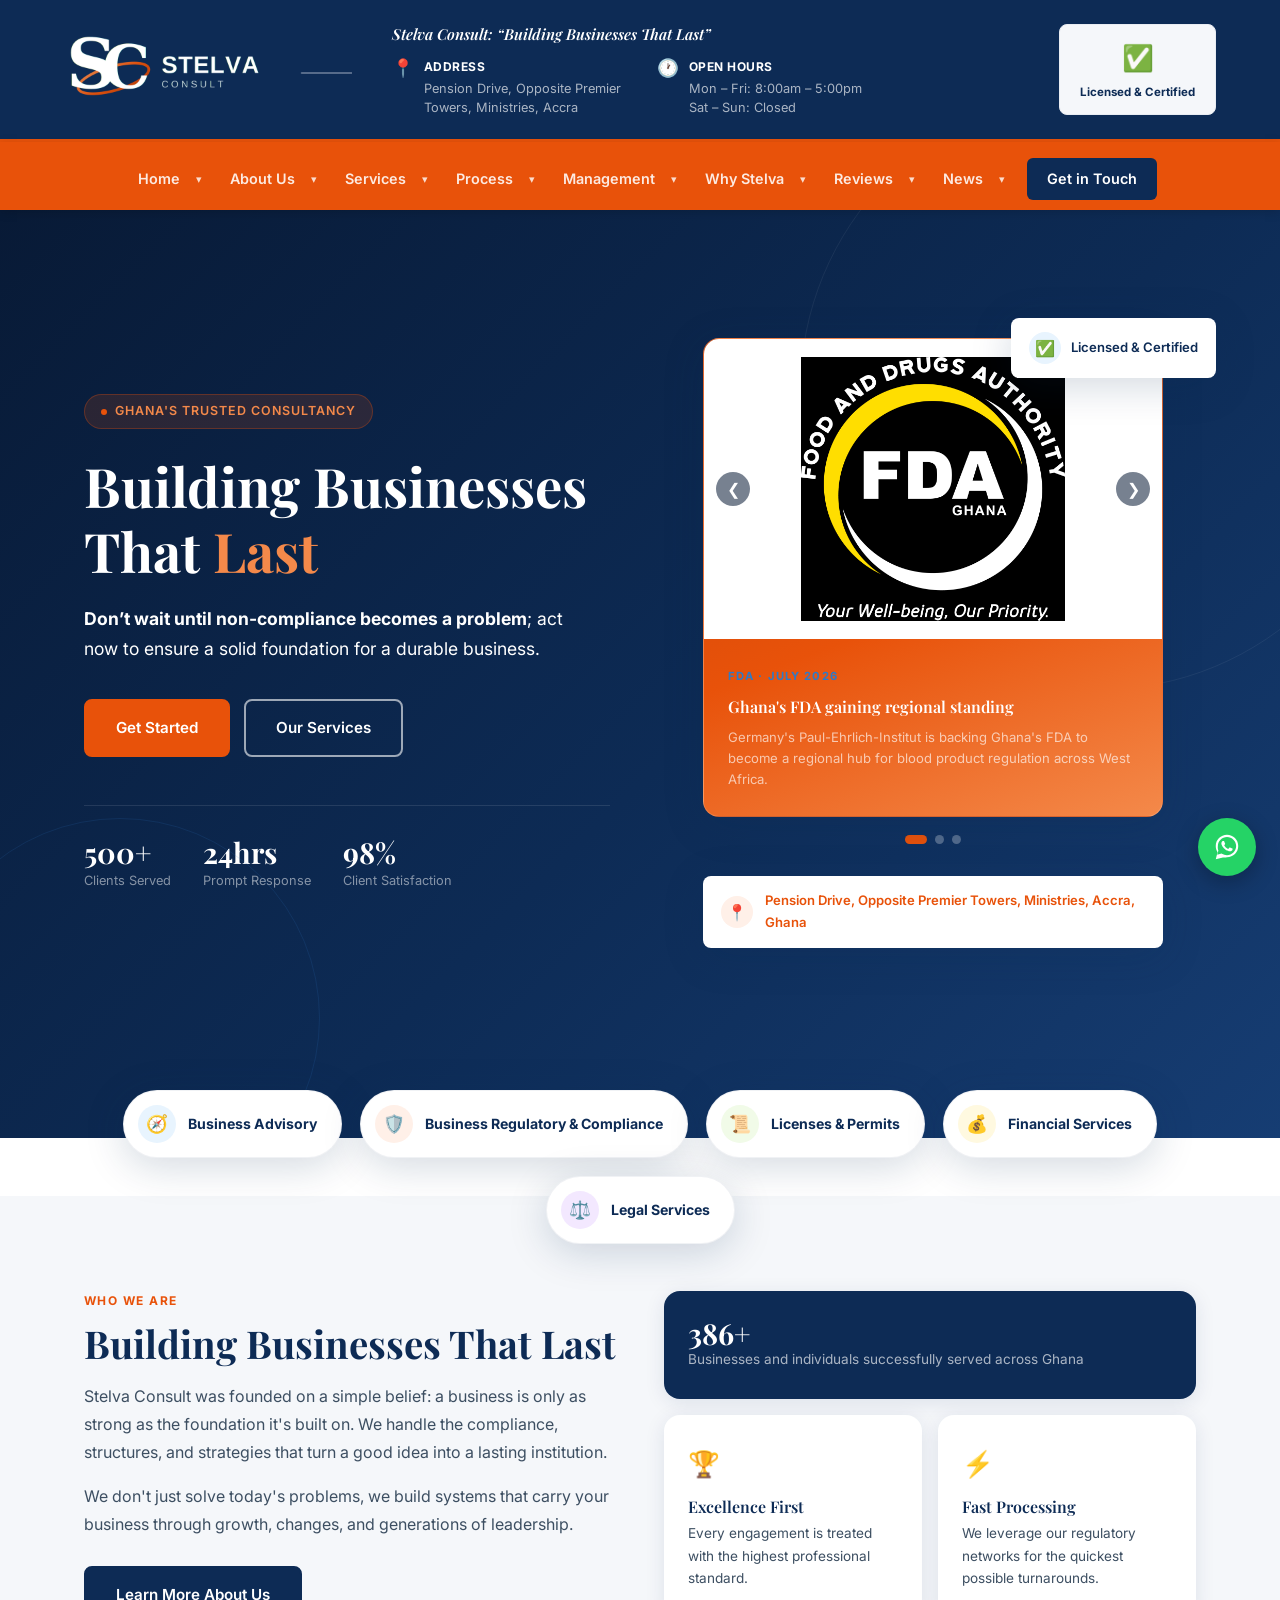
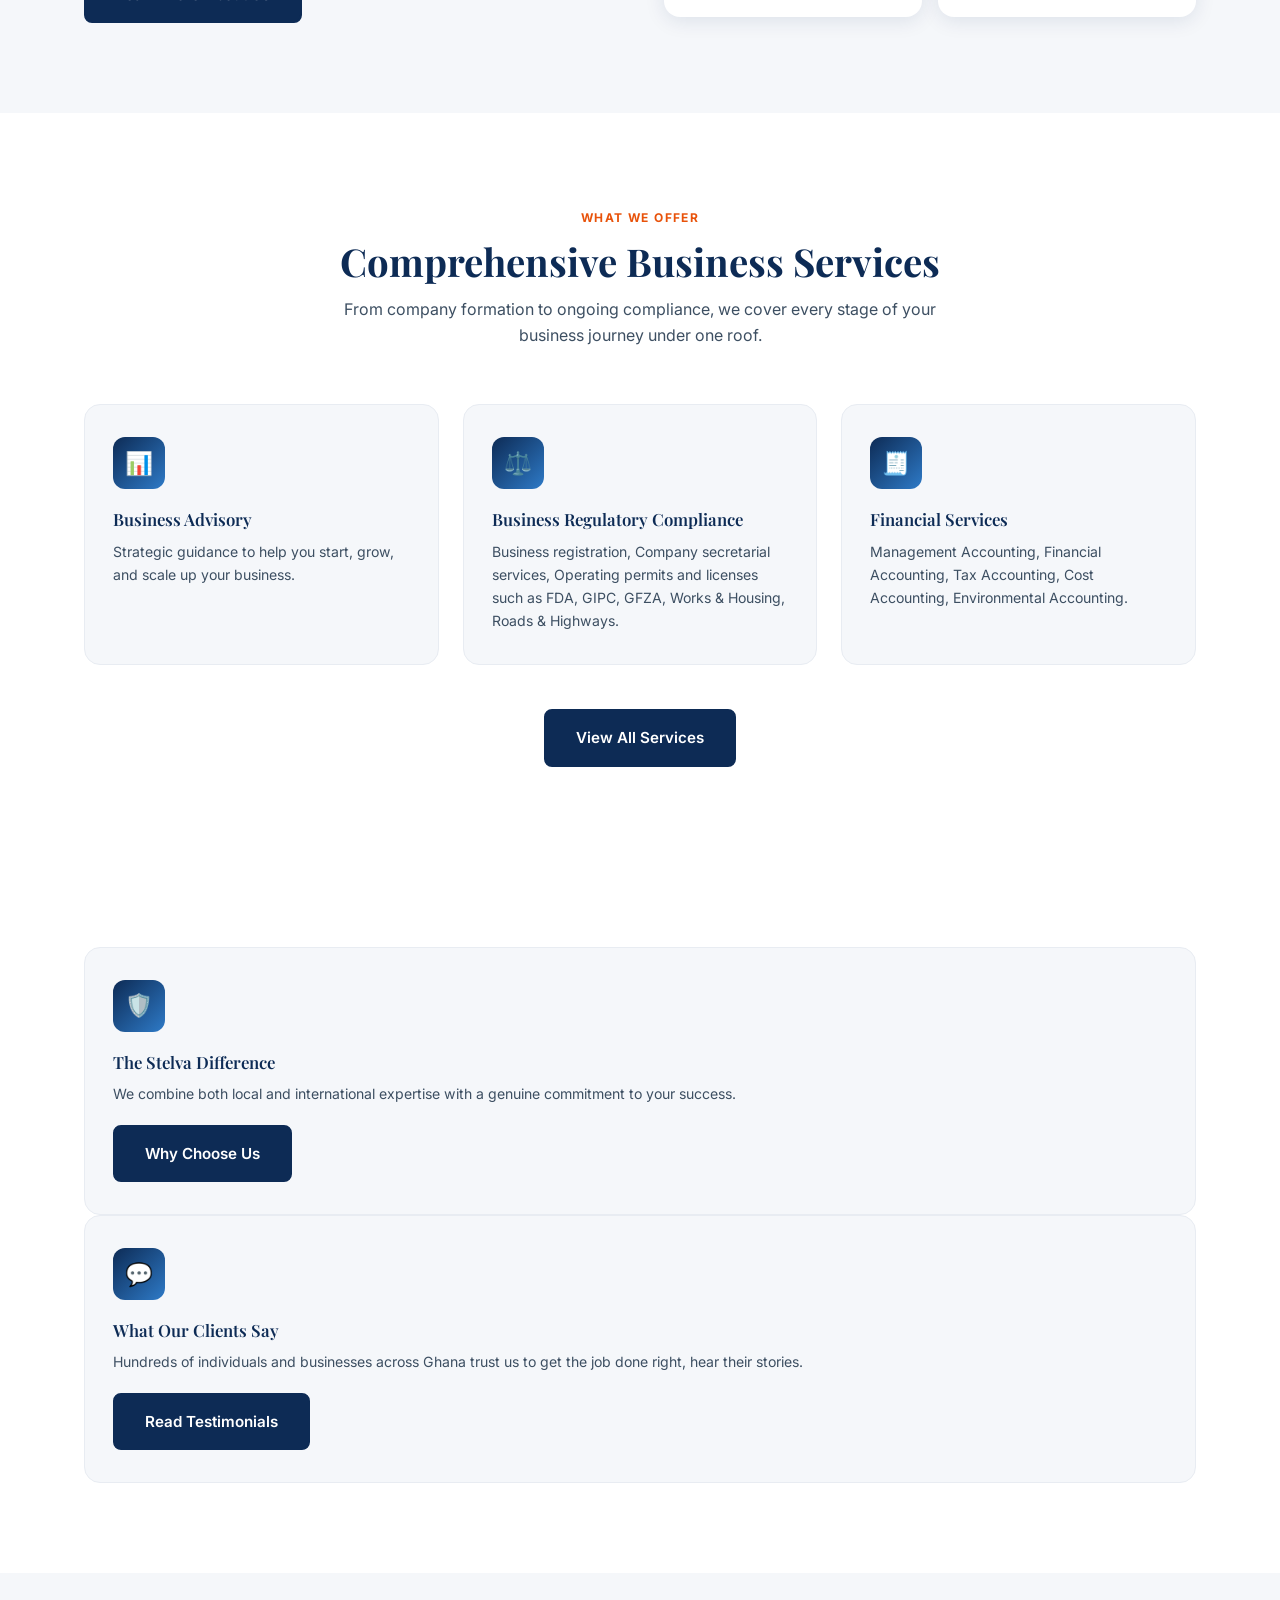
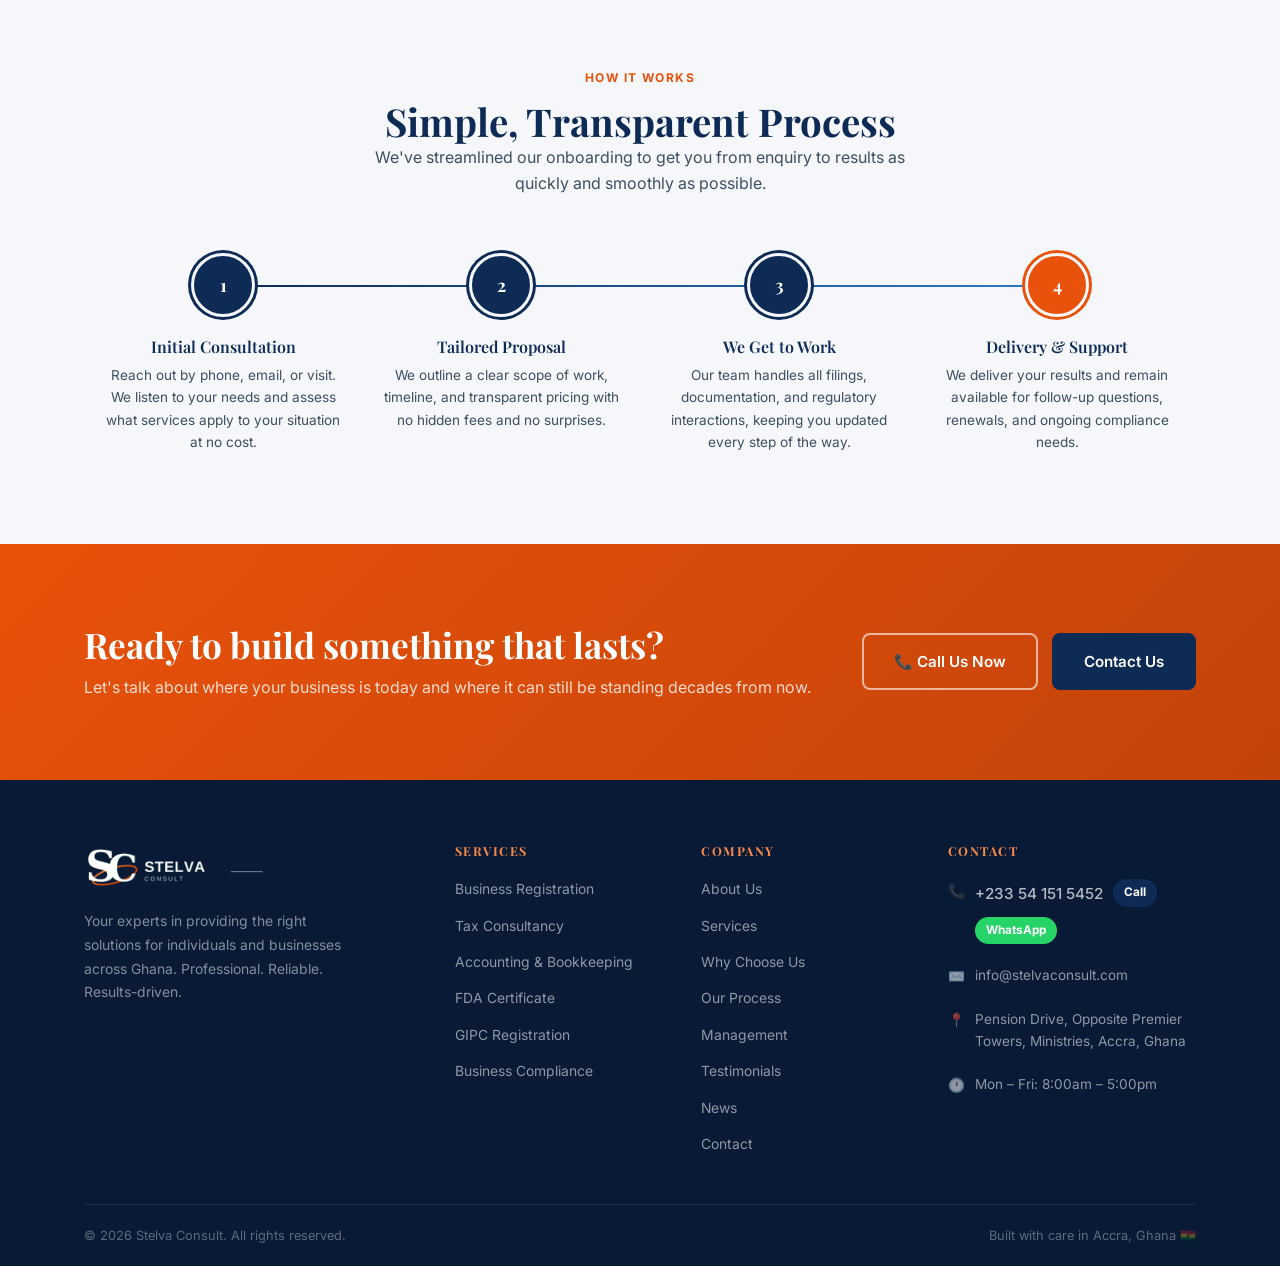
<file: index.html>
<!DOCTYPE html>
<html lang="en">
<head>
  <meta charset="UTF-8" />
  <meta name="viewport" content="width=device-width, initial-scale=1.0" />
  <meta name="description" content="Stelva Consult — Expert business advisory, compliance, accounting, tax, and regulatory services for individuals and businesses in Ghana." />
  <title>Stelva Consult | Business Advisory & Compliance Services</title>
  <link rel="icon" type="image/x-icon" href="favicon.ico" />
  <link rel="icon" type="image/png" sizes="32x32" href="favicon-32.png" />
  <link rel="icon" type="image/png" sizes="16x16" href="favicon-16.png" />
  <link rel="apple-touch-icon" sizes="180x180" href="apple-touch-icon.png" />

  <!-- Fonts -->
  <link rel="preconnect" href="https://fonts.googleapis.com" />
  <link rel="preconnect" href="https://fonts.gstatic.com" crossorigin />
  <link href="https://fonts.googleapis.com/css2?family=Playfair+Display:wght@600;700&family=Inter:wght@400;500;600;700&display=swap" rel="stylesheet" />

  <!-- Styles -->
  <link rel="stylesheet" href="css/style.css" />
</head>
<body class="home">

  <!-- ===================== TOP INFO BAR ===================== -->
  <div class="gov-topbar">
    <div class="container gov-topbar-inner">

      <a href="index.html" class="gov-logo" aria-label="Stelva Consult home">
        <img src="images/logo.png" alt="Stelva Consult" class="gov-logo-img" />
      </a>

      <div class="gov-topbar-center">
        <p class="gov-tagline">Stelva Consult: <em>&ldquo;Building Businesses That Last&rdquo;</em></p>
        <div class="gov-topbar-meta">
          <div class="gov-meta-item">
            <span class="gov-meta-icon">📍</span>
            <div>
              <strong>Address</strong>
              <p>Pension Drive, Opposite Premier<br>Towers, Ministries, Accra</p>
            </div>
          </div>
          <div class="gov-meta-item">
            <span class="gov-meta-icon">🕐</span>
            <div>
              <strong>Open Hours</strong>
              <p>Mon &ndash; Fri: 8:00am &ndash; 5:00pm<br>Sat &ndash; Sun: Closed</p>
            </div>
          </div>
        </div>
      </div>

      <div class="gov-topbar-badge">
        <span class="gov-badge-icon">✅</span>
        <span>Licensed &amp; Certified</span>
      </div>

    </div>
  </div>

  <!-- ===================== NAVBAR ===================== -->
  <nav id="navbar" class="gov-navbar">
    <div class="nav-inner">
      <div class="nav-links" role="navigation" aria-label="Main navigation">
        <div class="nav-item">
          <a href="index.html" class="active">Home</a>
          <button class="dropdown-toggle" aria-label="Toggle Home submenu" aria-expanded="false">&#9662;</button>
          <div class="nav-dropdown">
            <a href="index.html#hero">Overview</a>
            <a href="news.html">Latest News</a>
            <a href="contact.html">Contact Us</a>
          </div>
        </div>

        <div class="nav-item">
          <a href="about.html">About Us</a>
          <button class="dropdown-toggle" aria-label="Toggle About Us submenu" aria-expanded="false">&#9662;</button>
          <div class="nav-dropdown">
            <a href="about.html#our-story">Our Story</a>
            <a href="about.html#mission-vision">Mission &amp; Vision</a>
            <a href="about.html#core-values">Core Values</a>
          </div>
        </div>

        <div class="nav-item">
          <a href="services.html">Services</a>
          <button class="dropdown-toggle" aria-label="Toggle Services submenu" aria-expanded="false">&#9662;</button>
          <div class="nav-dropdown">
            <a href="services.html#business-advisory">Business Advisory</a>
            <a href="services.html#compliance">Business Regulatory &amp; Compliance</a>
            <a href="services.html#licenses">Licenses &amp; Permits</a>
            <a href="services.html#financial">Financial Services</a>
            <a href="services.html#legal">Legal Services</a>
          </div>
        </div>

        <div class="nav-item">
          <a href="process.html">Process</a>
          <button class="dropdown-toggle" aria-label="Toggle Process submenu" aria-expanded="false">&#9662;</button>
          <div class="nav-dropdown">
            <a href="process.html#step-consultation">Initial Consultation</a>
            <a href="process.html#step-proposal">Tailored Proposal</a>
            <a href="process.html#step-execution">Execution &amp; Delivery</a>
            <a href="process.html#step-delivery">Ongoing Support</a>
            <a href="process.html#faq">FAQs</a>
          </div>
        </div>

        <div class="nav-item">
          <a href="management.html">Management</a>
          <button class="dropdown-toggle" aria-label="Toggle Management submenu" aria-expanded="false">&#9662;</button>
          <div class="nav-dropdown">
            <a href="management.html#preko">Stephen Yaw Preko</a>
            <a href="management.html#lamptey">David Lamptey</a>
            <a href="management.html#sawyerr">Stephen Harry Sawyerr</a>
          </div>
        </div>

        <div class="nav-item">
          <a href="why-us.html">Why Stelva</a>
          <button class="dropdown-toggle" aria-label="Toggle Why Stelva submenu" aria-expanded="false">&#9662;</button>
          <div class="nav-dropdown">
            <a href="why-us.html#experts-trust">Experts You Can Trust</a>
            <a href="why-us.html#end-to-end">End-to-End Support</a>
            <a href="why-us.html#built-long-run">Built for the Long Run</a>
            <a href="why-us.html#personalized-service">Personalized Service</a>
          </div>
        </div>

        <div class="nav-item">
          <a href="testimonials.html">Reviews</a>
          <button class="dropdown-toggle" aria-label="Toggle Reviews submenu" aria-expanded="false">&#9662;</button>
          <div class="nav-dropdown">
            <a href="testimonials.html#review-hope">Hope Doagbodzi</a>
            <a href="testimonials.html#review-dugbatey">Dugbatey Teye Hoese</a>
            <a href="testimonials.html#review-foster">Foster Kwashie Kplomdo</a>
          </div>
        </div>

        <div class="nav-item">
          <a href="news.html">News</a>
          <button class="dropdown-toggle" aria-label="Toggle News submenu" aria-expanded="false">&#9662;</button>
          <div class="nav-dropdown">
            <a href="news.html#news-featured">Latest Updates</a>
            <a href="news.html#all-updates">All Updates</a>
          </div>
        </div>

        <a href="contact.html" class="nav-cta">Get in Touch</a>
      </div>

      
      <button class="hamburger" aria-label="Toggle menu" aria-expanded="false">
        <span></span><span></span><span></span>
      </button>
    </div>
  </nav>

  <!-- Mobile menu -->
  <div class="mobile-menu" role="navigation" aria-label="Mobile navigation">
    <a href="index.html"class="active">Home</a>
    <a href="about.html">About Us</a>
    <a href="services.html">Services</a>
    <a href="process.html">Process</a>
    <a href="management.html">Management</a>
    <a href="why-us.html">Why Stelva</a>
    <a href="testimonials.html">Reviews</a>
    <a href="news.html">News</a>
    <a href="contact.html" class="btn btn-primary">Get in Touch</a>
  </div>

  <!-- ===================== HERO ===================== -->
  <section id="hero">
    <div class="container">
      <div class="hero-grid">

        <!-- Left: Content -->
        <div class="hero-content fade-in">
          <div class="hero-badge">Ghana's Trusted Consultancy</div>
          <h1>Building Businesses That <em>Last</em></h1>
          <p><B>Don’t wait until non-compliance becomes a problem</B>; act now to ensure a solid foundation for a durable business.</p>
          <div class="hero-actions">
            <a href="contact.html" class="btn btn-primary">Get Started</a>
            <a href="services.html" class="btn btn-outline">Our Services</a>
          </div>
          <div class="hero-stats">
            <div>
              <div class="hero-stat-num" data-count="500" data-suffix="+">0</div>
              <div class="hero-stat-label">Clients Served</div>
            </div>
            <div>
              <div class="hero-stat-num" data-count="24" data-suffix="hrs">0</div>
              <div class="hero-stat-label">Prompt Response</div>
            </div>
            <div>
              <div class="hero-stat-num" data-count="98" data-suffix="%">0</div>
              <div class="hero-stat-label">Client Satisfaction</div>
            </div>
          </div>
        </div>

        <!-- Right: Visual card -->
        <div class="hero-visual fade-in" style="transition-delay:0.2s">

          <!-- News Slideshow (replaces Our Core Services card) -->
          <a class="news-slideshow" id="news-slideshow" href="news.html" aria-label="Read the latest Stelva News">

            <div class="slideshow-slide active">
              <div class="slide-image">
                <img src="images/GRA.jpg" alt="Ghana Revenue Authority" />
              </div>
              <div class="slide-caption">
                <span class="slide-tag">GRA &middot; July 2026</span>
                <h3>Tax filing deadline extended to July 6</h3>
                <p>Flooding in Accra pushed back Q2 CIT, PIT and May VAT/NHIL/CST deadlines — file late and normal penalties resume.</p>
              </div>
            </div>

            <div class="slideshow-slide">
              <div class="slide-image">
                <img src="images/GIPC.jpg" alt="Ghana Investment Promotion Centre" />
              </div>
              <div class="slide-caption">
                <span class="slide-tag">GIPC &middot; July 2026</span>
                <h3>GIPC is becoming GIPA</h3>
                <p>Parliament has passed the GIPA Bill 2026 — lower capital thresholds, annual renewals, and wider expatriate quotas once it's signed into law.</p>
              </div>
            </div>

            <div class="slideshow-slide">
              <div class="slide-image">
                <img src="images/FDA.png" alt="Food and Drugs Authority Ghana" />
              </div>
              <div class="slide-caption">
                <span class="slide-tag">FDA &middot; July 2026</span>
                <h3>Ghana's FDA gaining regional standing</h3>
                <p>Germany's Paul-Ehrlich-Institut is backing Ghana's FDA to become a regional hub for blood product regulation across West Africa.</p>
              </div>
            </div>

            <span class="slide-arrow prev" onclick="event.preventDefault(); event.stopPropagation(); changeNewsSlide(-1);" aria-label="Previous slide">&#10094;</span>
            <span class="slide-arrow next" onclick="event.preventDefault(); event.stopPropagation(); changeNewsSlide(1);" aria-label="Next slide">&#10095;</span>
          </a>

          <div class="slide-dots" id="news-slide-dots">
            <span class="dot active" onclick="goToNewsSlide(0)"></span>
            <span class="dot" onclick="goToNewsSlide(1)"></span>
            <span class="dot" onclick="goToNewsSlide(2)"></span>
          </div>

          <div class="hero-floating top">
            <div class="hero-floating-dot">✅</div>
            Licensed &amp; Certified
          </div>

          <a class="news-location" href="https://maps.app.goo.gl/4oCT2Y3pXH24uhpu9?g_st=ac" target="_blank" rel="noopener noreferrer" aria-label="Open in Google Maps">
            <div class="news-location-dot">📍</div>
            Pension Drive, Opposite Premier Towers, Ministries, Accra, Ghana
          </a>
        </div>

      </div>
    </div>
  </section>

  <!-- ===================== FLOATING SERVICE CATEGORIES ===================== -->
  <div class="floating-categories-wrap">
    <div class="container">
      <div class="floating-categories">
        <a href="services.html#business-advisory" class="floating-cat-card fade-in">
          <span class="floating-cat-icon" style="background:#E8F4FE;">🧭</span>
          <span class="floating-cat-name">Business Advisory</span>
        </a>
        <a href="services.html#compliance" class="floating-cat-card fade-in" style="transition-delay:0.06s">
          <span class="floating-cat-icon" style="background:#FFF0E8;">🛡️</span>
          <span class="floating-cat-name">Business Regulatory &amp; Compliance</span>
        </a>
        <a href="services.html#licenses" class="floating-cat-card fade-in" style="transition-delay:0.12s">
          <span class="floating-cat-icon" style="background:#F1FBE8;">📜</span>
          <span class="floating-cat-name">Licenses &amp; Permits</span>
        </a>
        <a href="services.html#financial" class="floating-cat-card fade-in" style="transition-delay:0.18s">
          <span class="floating-cat-icon" style="background:#FFF9E0;">💰</span>
          <span class="floating-cat-name">Financial Services</span>
        </a>
        <a href="services.html#legal" class="floating-cat-card fade-in" style="transition-delay:0.24s">
          <span class="floating-cat-icon" style="background:#F3E8FF;">⚖️</span>
          <span class="floating-cat-name">Legal Services</span>
        </a>
      </div>
    </div>
  </div>

  <!-- ===================== ABOUT ===================== -->
  <section id="about">
    <div class="container">
      <div class="grid-2">

        <div class="about-text fade-in">
          <span class="section-label">Who We Are</span>
          <h2>Building Businesses That Last</h2>
          <p>Stelva Consult was founded on a simple belief: a business is only as strong as the foundation it's built on. We handle the compliance, structures, and strategies that turn a good idea into a lasting institution.</p>
          <p>We don't just solve today's problems, we build systems that carry your business through growth, changes, and generations of leadership.</p>
          <a href="about.html" class="btn btn-navy">Learn More About Us</a>
        </div>

        <div class="about-visual fade-in" style="transition-delay:0.15s">
          <div class="about-card">
            <div class="hero-stat-num" data-count="500" data-suffix="+">500+</div>
            <p>Businesses and individuals successfully served across Ghana</p>
          </div>
          <div class="about-card">
            <div class="about-card-icon">🏆</div>
            <h3>Excellence First</h3>
            <p>Every engagement is treated with the highest professional standard.</p>
          </div>
          <div class="about-card">
            <div class="about-card-icon">⚡</div>
            <h3>Fast Processing</h3>
            <p>We leverage our regulatory networks for the quickest possible turnarounds.</p>
          </div>
        </div>

      </div>
    </div>
  </section>

  <!-- ===================== SERVICES ===================== -->
  <section id="services">
    <div class="container">
      <div class="section-header fade-in">
        <span class="section-label">What We Offer</span>
        <h2>Comprehensive Business Services</h2>
        <p>From company formation to ongoing compliance, we cover every stage of your business journey under one roof.</p>
      </div>

      <div class="services-grid">

        <div class="service-card fade-in">
          <div class="service-icon">📊</div>
          <h3>Business Advisory</h3>
          <p>Strategic guidance to help you start, grow, and scale up your business.</p>
        </div>

        <div class="service-card fade-in" style="transition-delay:0.1s">
          <div class="service-icon">⚖️</div>
          <h3>Business Regulatory Compliance</h3>
          <p>Business registration, Company secretarial services, Operating permits and licenses  such as FDA, GIPC, GFZA, Works & Housing, Roads & Highways.</p>
        </div>

        <div class="service-card fade-in" style="transition-delay:0.2s">
          <div class="service-icon">🧾</div>
          <h3>Financial Services</h3>
          <p>Management Accounting, Financial Accounting, Tax Accounting, Cost Accounting, Environmental Accounting.</p>
        </div>

      </div>

      <div style="text-align:center; margin-top:44px;">
        <a href="services.html" class="btn btn-navy">View All Services</a>
      </div>
    </div>
  </section>

  <!-- ===================== WHY US ===================== -->
  <section id="highlights" class="pad bg-off">
    <div class="container">
      <div class="mv-grid">
        <div class="service-card fade-in">
          <div class="service-icon">🛡️</div>
          <h3>The Stelva Difference</h3>
          <p>We combine both local and international expertise with a genuine commitment to your success.</p>
          <a href="why-us.html" class="btn btn-navy" style="margin-top:20px;">Why Choose Us</a>
        </div>
        <div class="service-card fade-in" style="transition-delay:0.1s">
          <div class="service-icon">💬</div>
          <h3>What Our Clients Say</h3>
          <p>Hundreds of individuals and businesses across Ghana trust us to get the job done right, hear their stories.</p>
          <a href="testimonials.html" class="btn btn-navy" style="margin-top:20px;">Read Testimonials</a>
        </div>
      </div>
    </div>
  </section>

  <!-- ===================== PROCESS ===================== -->
  <section id="process">
    <div class="container">
      <div class="process-header fade-in">
        <span class="section-label">How It Works</span>
        <h2>Simple, Transparent Process</h2>
        <p>We've streamlined our onboarding to get you from enquiry to results as quickly and smoothly as possible.</p>
      </div>

      <div class="process-steps">
        <div class="process-step fade-in">
          <div class="step-circle">1</div>
          <h3>Initial Consultation</h3>
          <p>Reach out by phone, email, or visit. We listen to your needs and assess what services apply to your situation at no cost.</p>
        </div>
        <div class="process-step fade-in" style="transition-delay:0.1s">
          <div class="step-circle">2</div>
          <h3>Tailored Proposal</h3>
          <p>We outline a clear scope of work, timeline, and transparent pricing with no hidden fees and no surprises.</p>
        </div>
        <div class="process-step fade-in" style="transition-delay:0.2s">
          <div class="step-circle">3</div>
          <h3>We Get to Work</h3>
          <p>Our team handles all filings, documentation, and regulatory interactions, keeping you updated every step of the way.</p>
        </div>
        <div class="process-step fade-in" style="transition-delay:0.3s">
          <div class="step-circle">4</div>
          <h3>Delivery &amp; Support</h3>
          <p>We deliver your results and remain available for follow-up questions, renewals, and ongoing compliance needs.</p>
        </div>
      </div>
    </div>
  </section>

  <!-- ===================== CTA BANNER ===================== -->
  <div id="cta-banner">
    <div class="container">
      <div class="cta-inner fade-in">
        <div class="cta-text">
          <h2>Ready to build something that lasts?</h2>
          <p>Let's talk about where your business is today and where it can still be standing decades from now.</p>
        </div>
        <div class="cta-actions">
          <a href="tel:+233541515452" class="btn btn-outline" aria-label="Call +233 54 151 5452">📞 Call Us Now</a>
          <a href="contact.html" class="btn btn-navy">Contact Us</a>
        </div>
      </div>
    </div>
  </div>

  <!-- ===================== FOOTER ===================== -->
  <footer>
    <div class="container">
      <div class="footer-grid">

        <!-- Brand -->
        <div class="footer-brand">
          <div class="nav-logo">
            <img src="images/logo.png" alt="Stelva Consult" class="brand-logo" />
          </div>
          <p>Your experts in providing the right solutions for individuals and businesses across Ghana. Professional. Reliable. Results-driven.</p>
        </div>

        <!-- Services -->
        <div class="footer-col">
          <h4>Services</h4>
          <ul>
            <li><a href="services.html">Business Registration</a></li>
            <li><a href="services.html">Tax Consultancy</a></li>
            <li><a href="services.html">Accounting & Bookkeeping</a></li>
            <li><a href="services.html">FDA Certificate</a></li>
            <li><a href="services.html">GIPC Registration</a></li>
            <li><a href="services.html">Business Compliance</a></li>
          </ul>
        </div>

        <!-- Navigation -->
        <div class="footer-col">
          <h4>Company</h4>
          <ul>
            <li><a href="about.html">About Us</a></li>
            <li><a href="services.html">Services</a></li>
            <li><a href="why-us.html">Why Choose Us</a></li>
            <li><a href="process.html">Our Process</a></li>
            <li><a href="management.html">Management</a></li>
            <li><a href="testimonials.html">Testimonials</a></li>
            <li><a href="news.html">News</a></li>
            <li><a href="contact.html">Contact</a></li>
          </ul>
        </div>

        <!-- Contact -->
        <div class="footer-col">
          <h4>Contact</h4>
          <div class="footer-contact-item">
            <span>📞</span>
            <div class="contact-phone-block">
              <div class="phone-line">
                <span>+233 54 151 5452</span>
                <a class="call-link" href="tel:+233541515452" aria-label="Call +233 54 151 5452">Call</a>
                <a class="wa-link" href="https://wa.me/233541515452" target="_blank" rel="noopener noreferrer" aria-label="WhatsApp +233 54 151 5452">WhatsApp</a>
              </div>
            </div>
          </div>
          <a class="footer-contact-item" href="mailto:stelvaconsult@gmail.com" aria-label="Email us">
            <span>✉️</span>
            <span>info@stelvaconsult.com</span>
          </a>
          <a class="footer-contact-item" href="https://maps.app.goo.gl/4oCT2Y3pXH24uhpu9?g_st=ac" target="_blank" rel="noopener noreferrer" aria-label="Open in Google Maps">
    <span>📍</span>
    <span>Pension Drive, Opposite Premier Towers, Ministries, Accra, Ghana</span>
</a>
          <div class="footer-contact-item">
            <span>🕐</span>
            <span>Mon – Fri: 8:00am – 5:00pm</span>
          </div>
        </div>

      </div>

      <div class="footer-bottom">
        <span>© <span id="year"></span> Stelva Consult. All rights reserved.</span>
        <span>Built with care in Accra, Ghana 🇬🇭</span>
      </div>
    </div>
  </footer>

  <!-- Scroll to top -->
  <button id="scroll-top" aria-label="Scroll to top">↑</button>

  <!-- Floating WhatsApp -->
  <a href="https://wa.me/233541515452?text=Hello%20Stelva%20Consult%2C%20I%27d%20like%20to%20get%20in%20touch." class="whatsapp-float" target="_blank" rel="noopener noreferrer" aria-label="Chat with us on WhatsApp">
    <svg viewBox="0 0 32 32" fill="white" xmlns="http://www.w3.org/2000/svg"><path d="M16.001 3C9.373 3 4 8.373 4 15c0 2.386.703 4.612 1.917 6.481L4 29l7.72-1.877A11.94 11.94 0 0016.001 27C22.628 27 28 21.627 28 15S22.628 3 16.001 3zm0 21.75c-1.96 0-3.822-.518-5.434-1.489l-.39-.232-4.594 1.117 1.226-4.463-.254-.406A9.71 9.71 0 016.25 15c0-5.385 4.366-9.75 9.751-9.75S25.75 9.615 25.75 15 21.386 24.75 16.001 24.75zm5.361-7.297c-.294-.147-1.74-.858-2.01-.956-.27-.099-.467-.147-.663.147-.196.294-.76.956-.933 1.152-.172.196-.343.221-.637.074-.294-.147-1.243-.458-2.367-1.461-.875-.78-1.466-1.744-1.638-2.038-.172-.294-.018-.453.129-.6.132-.132.294-.343.441-.515.147-.172.196-.294.294-.49.098-.196.049-.368-.025-.515-.074-.147-.663-1.6-.909-2.192-.24-.577-.484-.499-.663-.508l-.564-.01c-.196 0-.515.074-.784.368-.27.294-1.03 1.006-1.03 2.453 0 1.447 1.055 2.846 1.201 3.043.147.196 2.077 3.172 5.032 4.448.703.303 1.251.484 1.679.62.706.225 1.348.193 1.856.117.566-.085 1.74-.712 1.985-1.4.245-.688.245-1.278.172-1.4-.074-.123-.27-.196-.564-.343z"/></svg>
  </a>

  <!-- Scripts -->
  <script src="js/main.js"></script>
</body>
</html>
</file>
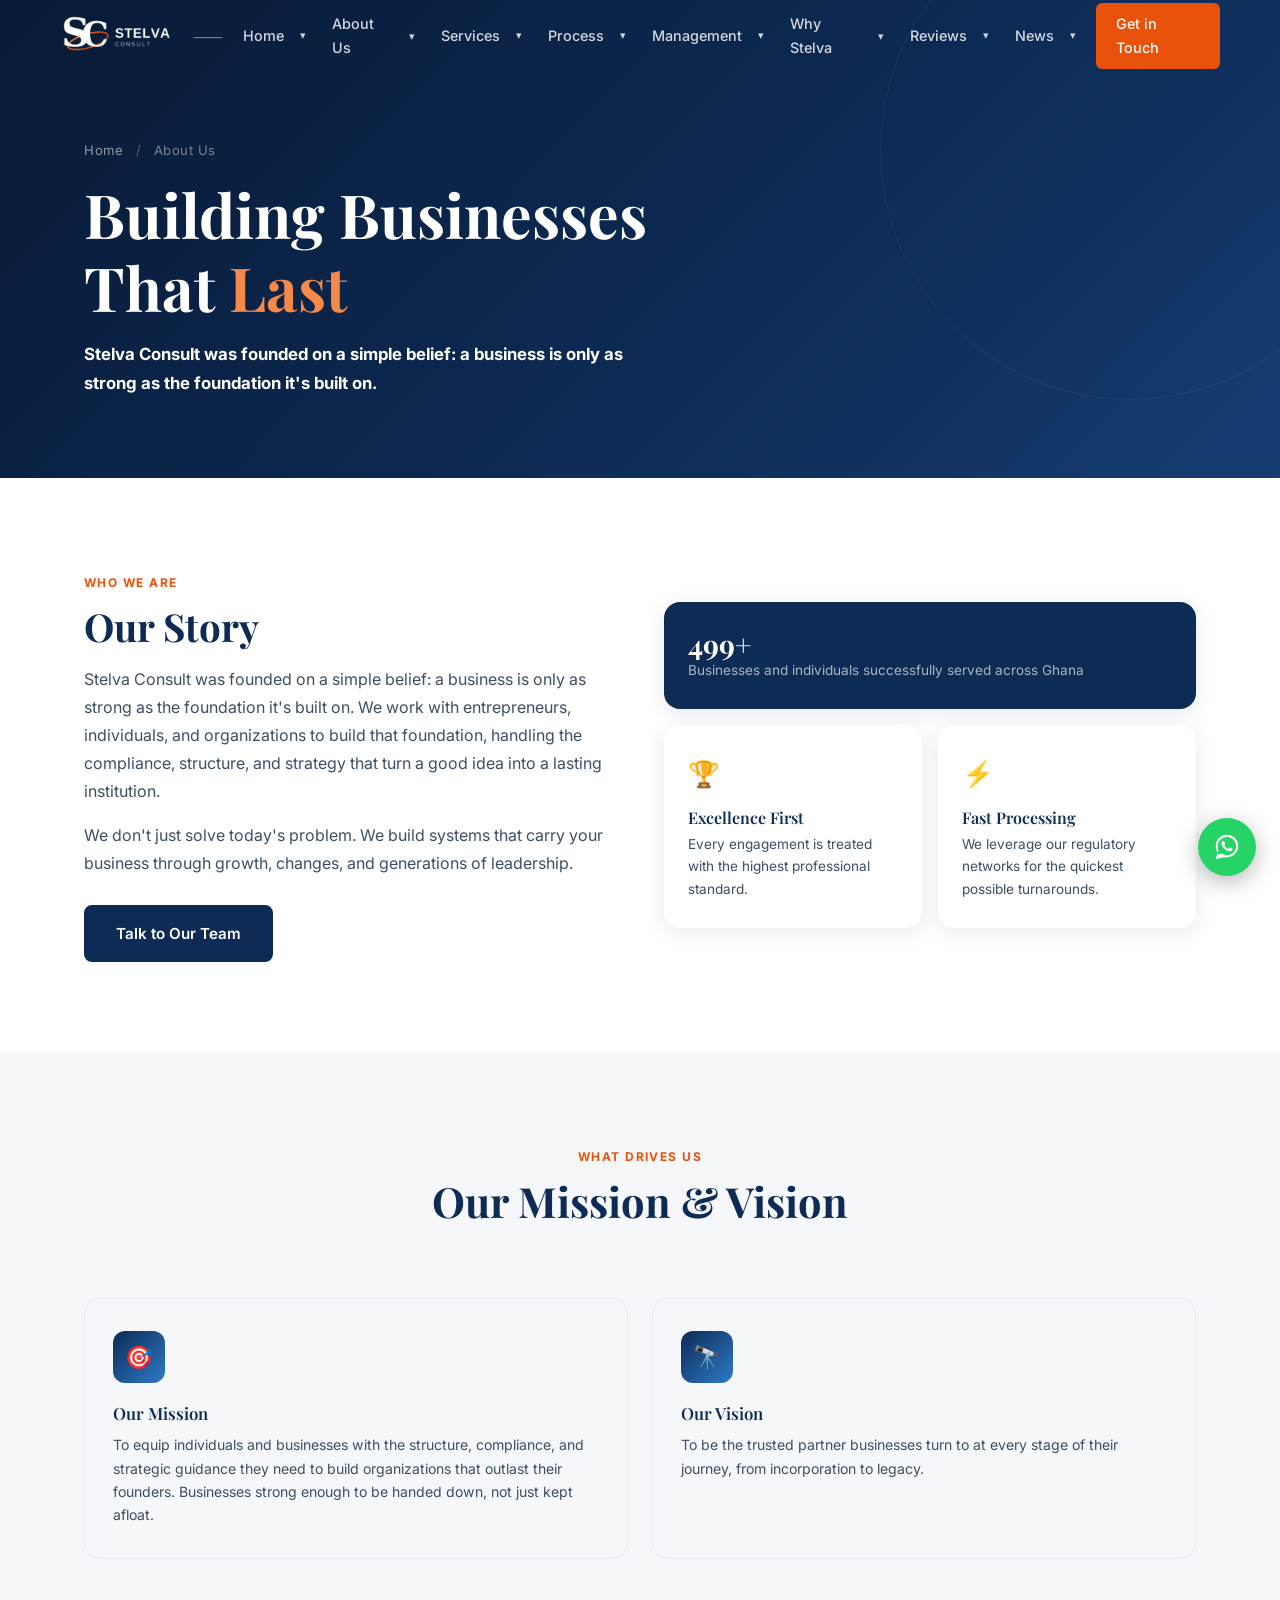
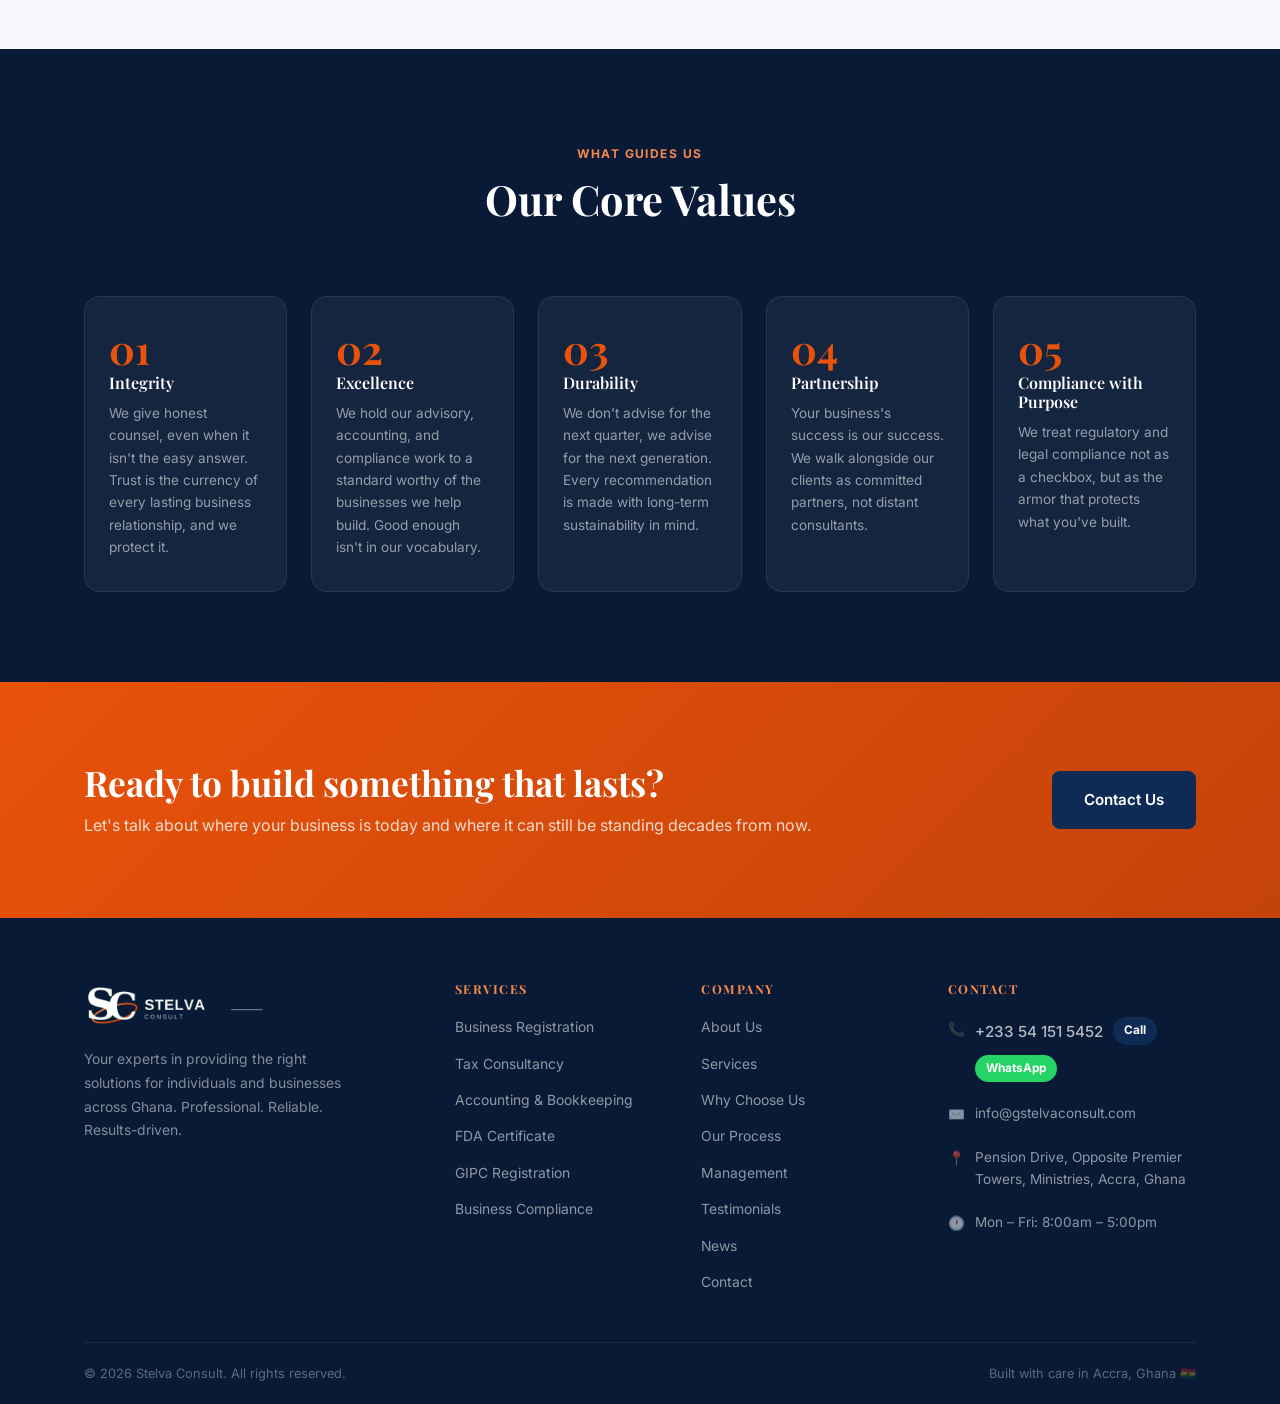
<file: about.html>
<!DOCTYPE html>
<html lang="en">
<head>
  <meta charset="UTF-8" />
  <meta name="viewport" content="width=device-width, initial-scale=1.0" />
  <meta name="description" content="Learn about Stelva Consult — our story, mission, vision, and the core values that guide how we build lasting businesses across Ghana." />
  <title>About Us — Stelva Consult</title>
  <link rel="icon" type="image/x-icon" href="favicon.ico" />
  <link rel="icon" type="image/png" sizes="32x32" href="favicon-32.png" />
  <link rel="icon" type="image/png" sizes="16x16" href="favicon-16.png" />
  <link rel="apple-touch-icon" sizes="180x180" href="apple-touch-icon.png" />

  <!-- Fonts -->
  <link rel="preconnect" href="https://fonts.googleapis.com" />
  <link rel="preconnect" href="https://fonts.gstatic.com" crossorigin />
  <link href="https://fonts.googleapis.com/css2?family=Playfair+Display:wght@600;700&family=Inter:wght@400;500;600;700&display=swap" rel="stylesheet" />

  <!-- Styles -->
  <link rel="stylesheet" href="css/style.css" />
  <link rel="stylesheet" href="css/process.css" />
</head>
<body>

  <!-- ===================== NAVBAR ===================== -->
  <nav id="navbar">
    <div class="nav-inner">
      <a href="/" class="nav-logo" aria-label="Stelva Luthnael Consult home">
        <img src="images/logo.png" alt="Stelva Luthnael Consult" class="brand-logo" />
      </a>

      <div class="nav-links" role="navigation" aria-label="Main navigation">
        <div class="nav-item">
          <a href="/">Home</a>
          <button class="dropdown-toggle" aria-label="Toggle Home submenu" aria-expanded="false">&#9662;</button>
          <div class="nav-dropdown">
            <a href="/#hero">Overview</a>
            <a href="/news">Latest News</a>
            <a href="/contact">Contact Us</a>
          </div>
        </div>

        <div class="nav-item">
          <a href="/about" class="active">About Us</a>
          <button class="dropdown-toggle" aria-label="Toggle About Us submenu" aria-expanded="false">&#9662;</button>
          <div class="nav-dropdown">
            <a href="/about#our-story">Our Story</a>
            <a href="/about#mission-vision">Mission &amp; Vision</a>
            <a href="/about#core-values">Core Values</a>
          </div>
        </div>

        <div class="nav-item">
          <a href="/services">Services</a>
          <button class="dropdown-toggle" aria-label="Toggle Services submenu" aria-expanded="false">&#9662;</button>
          <div class="nav-dropdown">
            <a href="/services#business-advisory">Business Advisory</a>
            <a href="/services#compliance">Business Regulatory &amp; Compliance</a>
            <a href="/services#licenses">Licenses &amp; Permits</a>
            <a href="/services#financial">Financial Services</a>
            <a href="/services#legal">Legal Services</a>
          </div>
        </div>

        <div class="nav-item">
          <a href="/process">Process</a>
          <button class="dropdown-toggle" aria-label="Toggle Process submenu" aria-expanded="false">&#9662;</button>
          <div class="nav-dropdown">
            <a href="/process#step-consultation">Initial Consultation</a>
            <a href="/process#step-proposal">Tailored Proposal</a>
            <a href="/process#step-execution">Execution &amp; Delivery</a>
            <a href="/process#step-delivery">Ongoing Support</a>
            <a href="/process#faq">FAQs</a>
          </div>
        </div>

        <div class="nav-item">
          <a href="/management">Management</a>
          <button class="dropdown-toggle" aria-label="Toggle Management submenu" aria-expanded="false">&#9662;</button>
          <div class="nav-dropdown">
            <a href="/management#preko">Stephen Yaw Preko</a>
            <a href="/management#lamptey">David Lamptey</a>
            <a href="/management#sawyerr">Stephen Harry Sawyerr</a>
          </div>
        </div>

        <div class="nav-item">
          <a href="/why-us">Why Stelva</a>
          <button class="dropdown-toggle" aria-label="Toggle Why Stelva submenu" aria-expanded="false">&#9662;</button>
          <div class="nav-dropdown">
            <a href="/why-us#experts-trust">Experts You Can Trust</a>
            <a href="/why-us#end-to-end">End-to-End Support</a>
            <a href="/why-us#built-long-run">Built for the Long Run</a>
            <a href="/why-us#personalized-service">Personalized Service</a>
          </div>
        </div>

        <div class="nav-item">
          <a href="/testimonials">Reviews</a>
          <button class="dropdown-toggle" aria-label="Toggle Reviews submenu" aria-expanded="false">&#9662;</button>
          <div class="nav-dropdown">
            <a href="/testimonials#review-hope">Hope Doagbodzi</a>
            <a href="/testimonials#review-dugbatey">Dugbatey Teye Hoese</a>
            <a href="/testimonials#review-foster">Foster Kwashie Kplomdo</a>
          </div>
        </div>

        <div class="nav-item">
          <a href="/news">News</a>
          <button class="dropdown-toggle" aria-label="Toggle News submenu" aria-expanded="false">&#9662;</button>
          <div class="nav-dropdown">
            <a href="/news#news-featured">Latest Updates</a>
            <a href="/news#all-updates">All Updates</a>
          </div>
        </div>

        <a href="/contact" class="nav-cta">Get in Touch</a>
      </div>

      
      <button class="hamburger" aria-label="Toggle menu" aria-expanded="false">
        <span></span><span></span><span></span>
      </button>
    </div>
  </nav>

  <!-- Mobile menu -->
  <div class="mobile-menu" role="navigation" aria-label="Mobile navigation">
    <a href="/">Home</a>
    <a href="/about">About Us</a>
    <a href="/services">Services</a>
    <a href="/process">Process</a>
    <a href="/management">Management</a>
    <a href="/why-us">Why Stelva</a>
    <a href="/testimonials">Reviews</a>
    <a href="/news">News</a>
    <a href="/contact" class="btn btn-primary">Get in Touch</a>
  </div>

  <!-- ===================== PAGE HERO ===================== -->
  <div class="page-hero">
    <div class="container">
      <p class="page-hero-bc">
        <a href="/">Home</a>
        <span>/</span>
        About Us
      </p>
      <h1>Building Businesses That <em>Last</em></h1>
      <p><B>Stelva Consult was founded on a simple belief: a business is only as strong as the foundation it's built on.</B></p>
    </div>
  </div>

  <!-- ===================== OUR STORY ===================== -->
  <section class="pad bg-white" id="our-story">
    <div class="container">
      <div class="grid-2">
        <div class="about-text fade-in">
          <span class="section-label">Who We Are</span>
          <h2>Our Story</h2>
          <p>Stelva Consult was founded on a simple belief: a business is only as strong as the foundation it's built on. We work with entrepreneurs, individuals, and organizations to build that foundation, handling the compliance, structure, and strategy that turn a good idea into a lasting institution.</p>
          <p>We don't just solve today's problem. We build systems that carry your business through growth, changes, and generations of leadership.</p>
          <a href="/contact" class="btn btn-navy">Talk to Our Team</a>
        </div>

        <div class="about-visual fade-in" style="transition-delay:0.15s">
          <div class="about-card">
            <div class="hero-stat-num" data-count="500" data-suffix="+">500+</div>
            <p>Businesses and individuals successfully served across Ghana</p>
          </div>
          <div class="about-card">
            <div class="about-card-icon">🏆</div>
            <h3>Excellence First</h3>
            <p>Every engagement is treated with the highest professional standard.</p>
          </div>
          <div class="about-card">
            <div class="about-card-icon">⚡</div>
            <h3>Fast Processing</h3>
            <p>We leverage our regulatory networks for the quickest possible turnarounds.</p>
          </div>
        </div>
      </div>
    </div>
  </section>

  <!-- ===================== MISSION & VISION ===================== -->
  <section class="pad bg-off" id="mission-vision">
    <div class="container">
      <div class="proc-header fade-in">
        <span class="section-label">What Drives Us</span>
        <h2>Our Mission &amp; Vision</h2>
      </div>

      <div class="mv-grid">
        <div class="service-card fade-in">
          <div class="service-icon">🎯</div>
          <h3>Our Mission</h3>
          <p>To equip individuals and businesses with the structure, compliance, and strategic guidance they need to build organizations that outlast their founders. Businesses strong enough to be handed down, not just kept afloat.</p>
        </div>
        <div class="service-card fade-in" style="transition-delay:0.1s">
          <div class="service-icon">🔭</div>
          <h3>Our Vision</h3>
          <p>To be the trusted partner businesses turn to at every stage of their journey, from incorporation to legacy.<p>
        </div>
      </div>
    </div>
  </section>

  <!-- ===================== CORE VALUES ===================== -->
  <section class="pad bg-navy" id="core-values">
    <div class="container">
      <div class="proc-header fade-in">
        <span class="section-label" style="color:var(--accent-soft)">What Guides Us</span>
        <h2 style="color:var(--white)">Our Core Values</h2>
      </div>

      <div class="values-grid">
        <div class="why-card fade-in">
          <div class="why-card-num">01</div>
          <h3>Integrity</h3>
          <p>We give honest counsel, even when it isn't the easy answer. Trust is the currency of every lasting business relationship, and we protect it.</p>
        </div>
        <div class="why-card fade-in" style="transition-delay:0.08s">
          <div class="why-card-num">02</div>
          <h3>Excellence</h3>
          <p>We hold our advisory, accounting, and compliance work to a standard worthy of the businesses we help build. Good enough isn't in our vocabulary.</p>
        </div>
        <div class="why-card fade-in" style="transition-delay:0.16s">
          <div class="why-card-num">03</div>
          <h3>Durability</h3>
          <p>We don't advise for the next quarter, we advise for the next generation. Every recommendation is made with long-term sustainability in mind.</p>
        </div>
        <div class="why-card fade-in" style="transition-delay:0.24s">
          <div class="why-card-num">04</div>
          <h3>Partnership</h3>
          <p>Your business's success is our success. We walk alongside our clients as committed partners, not distant consultants.</p>
        </div>
        <div class="why-card fade-in" style="transition-delay:0.32s">
          <div class="why-card-num">05</div>
          <h3>Compliance with Purpose</h3>
          <p>We treat regulatory and legal compliance not as a checkbox, but as the armor that protects what you've built.</p>
        </div>
      </div>
    </div>
  </section>

  <!-- ===================== CTA BANNER ===================== -->
  <div id="cta-banner">
    <div class="container">
      <div class="cta-inner fade-in">
        <div class="cta-text">
          <h2>Ready to build something that lasts?</h2>
          <p>Let's talk about where your business is today and where it can still be standing decades from now.</p>
        </div>
        <div class="cta-actions">
          <a href="/contact" class="btn btn-navy">Contact Us</a>
        </div>
      </div>
    </div>
  </div>

  <!-- ===================== FOOTER ===================== -->
  <footer>
    <div class="container">
      <div class="footer-grid">

        <!-- Brand -->
        <div class="footer-brand">
          <div class="nav-logo">
            <img src="images/logo.png" alt="Stelva Luthnael Consult" class="brand-logo" />
          </div>
          <p>Your experts in providing the right solutions for individuals and businesses across Ghana. Professional. Reliable. Results-driven.</p>
        </div>

        <!-- Services -->
        <div class="footer-col">
          <h4>Services</h4>
          <ul>
            <li><a href="/services">Business Registration</a></li>
            <li><a href="/services">Tax Consultancy</a></li>
            <li><a href="/services">Accounting &amp; Bookkeeping</a></li>
            <li><a href="/services">FDA Certificate</a></li>
            <li><a href="/services">GIPC Registration</a></li>
            <li><a href="/services">Business Compliance</a></li>
          </ul>
        </div>

        <!-- Navigation -->
        <div class="footer-col">
          <h4>Company</h4>
          <ul>
            <li><a href="/about">About Us</a></li>
            <li><a href="/services">Services</a></li>
            <li><a href="/why-us">Why Choose Us</a></li>
            <li><a href="/process">Our Process</a></li>
            <li><a href="/management">Management</a></li>
            <li><a href="/testimonials">Testimonials</a></li>
            <li><a href="/news">News</a></li>
            <li><a href="/contact">Contact</a></li>
          </ul>
        </div>

        <!-- Contact -->
        <div class="footer-col">
          <h4>Contact</h4>
          <div class="footer-contact-item">
            <span>📞</span>
            <div class="contact-phone-block">
              <div class="phone-line">
                <span>+233 54 151 5452</span>
                <a class="call-link" href="tel:+233541515452" aria-label="Call +233 54 151 5452">Call</a>
                <a class="wa-link" href="https://wa.me/233541515452" target="_blank" rel="noopener noreferrer" aria-label="WhatsApp +233 54 151 5452">WhatsApp</a>
              </div>
            </div>
          </div>
          <a class="footer-contact-item" href="mailto:info@stelvaconsult.com" aria-label="Email us">
            <span>✉️</span>
            <span>info@gstelvaconsult.com</span>
          </a>
          <a class="footer-contact-item" href="https://maps.app.goo.gl/4oCT2Y3pXH24uhpu9?g_st=ac" target="_blank" rel="noopener noreferrer" aria-label="Open in Google Maps">
    <span>📍</span>
    <span>Pension Drive, Opposite Premier Towers, Ministries, Accra, Ghana</span>
</a>
          <div class="footer-contact-item">
            <span>🕐</span>
            <span>Mon – Fri: 8:00am – 5:00pm</span>
          </div>
        </div>

      </div>

      <div class="footer-bottom">
        <span>© <span id="year"></span> Stelva Consult. All rights reserved.</span>
        <span>Built with care in Accra, Ghana 🇬🇭</span>
      </div>
    </div>
  </footer>

  <!-- Scroll to top -->
  <button id="scroll-top" aria-label="Scroll to top">↑</button>

  <!-- Floating WhatsApp -->
  <a href="https://wa.me/233541515452?text=Hello%20Stelva%20Consult%2C%20I%27d%20like%20to%20get%20in%20touch." class="whatsapp-float" target="_blank" rel="noopener noreferrer" aria-label="Chat with us on WhatsApp">
    <svg viewBox="0 0 32 32" fill="white" xmlns="http://www.w3.org/2000/svg"><path d="M16.001 3C9.373 3 4 8.373 4 15c0 2.386.703 4.612 1.917 6.481L4 29l7.72-1.877A11.94 11.94 0 0016.001 27C22.628 27 28 21.627 28 15S22.628 3 16.001 3zm0 21.75c-1.96 0-3.822-.518-5.434-1.489l-.39-.232-4.594 1.117 1.226-4.463-.254-.406A9.71 9.71 0 016.25 15c0-5.385 4.366-9.75 9.751-9.75S25.75 9.615 25.75 15 21.386 24.75 16.001 24.75zm5.361-7.297c-.294-.147-1.74-.858-2.01-.956-.27-.099-.467-.147-.663.147-.196.294-.76.956-.933 1.152-.172.196-.343.221-.637.074-.294-.147-1.243-.458-2.367-1.461-.875-.78-1.466-1.744-1.638-2.038-.172-.294-.018-.453.129-.6.132-.132.294-.343.441-.515.147-.172.196-.294.294-.49.098-.196.049-.368-.025-.515-.074-.147-.663-1.6-.909-2.192-.24-.577-.484-.499-.663-.508l-.564-.01c-.196 0-.515.074-.784.368-.27.294-1.03 1.006-1.03 2.453 0 1.447 1.055 2.846 1.201 3.043.147.196 2.077 3.172 5.032 4.448.703.303 1.251.484 1.679.62.706.225 1.348.193 1.856.117.566-.085 1.74-.712 1.985-1.4.245-.688.245-1.278.172-1.4-.074-.123-.27-.196-.564-.343z"/></svg>
  </a>

  <!-- Scripts -->
  <script src="js/main.js"></script>
</body>
</html>
</file>
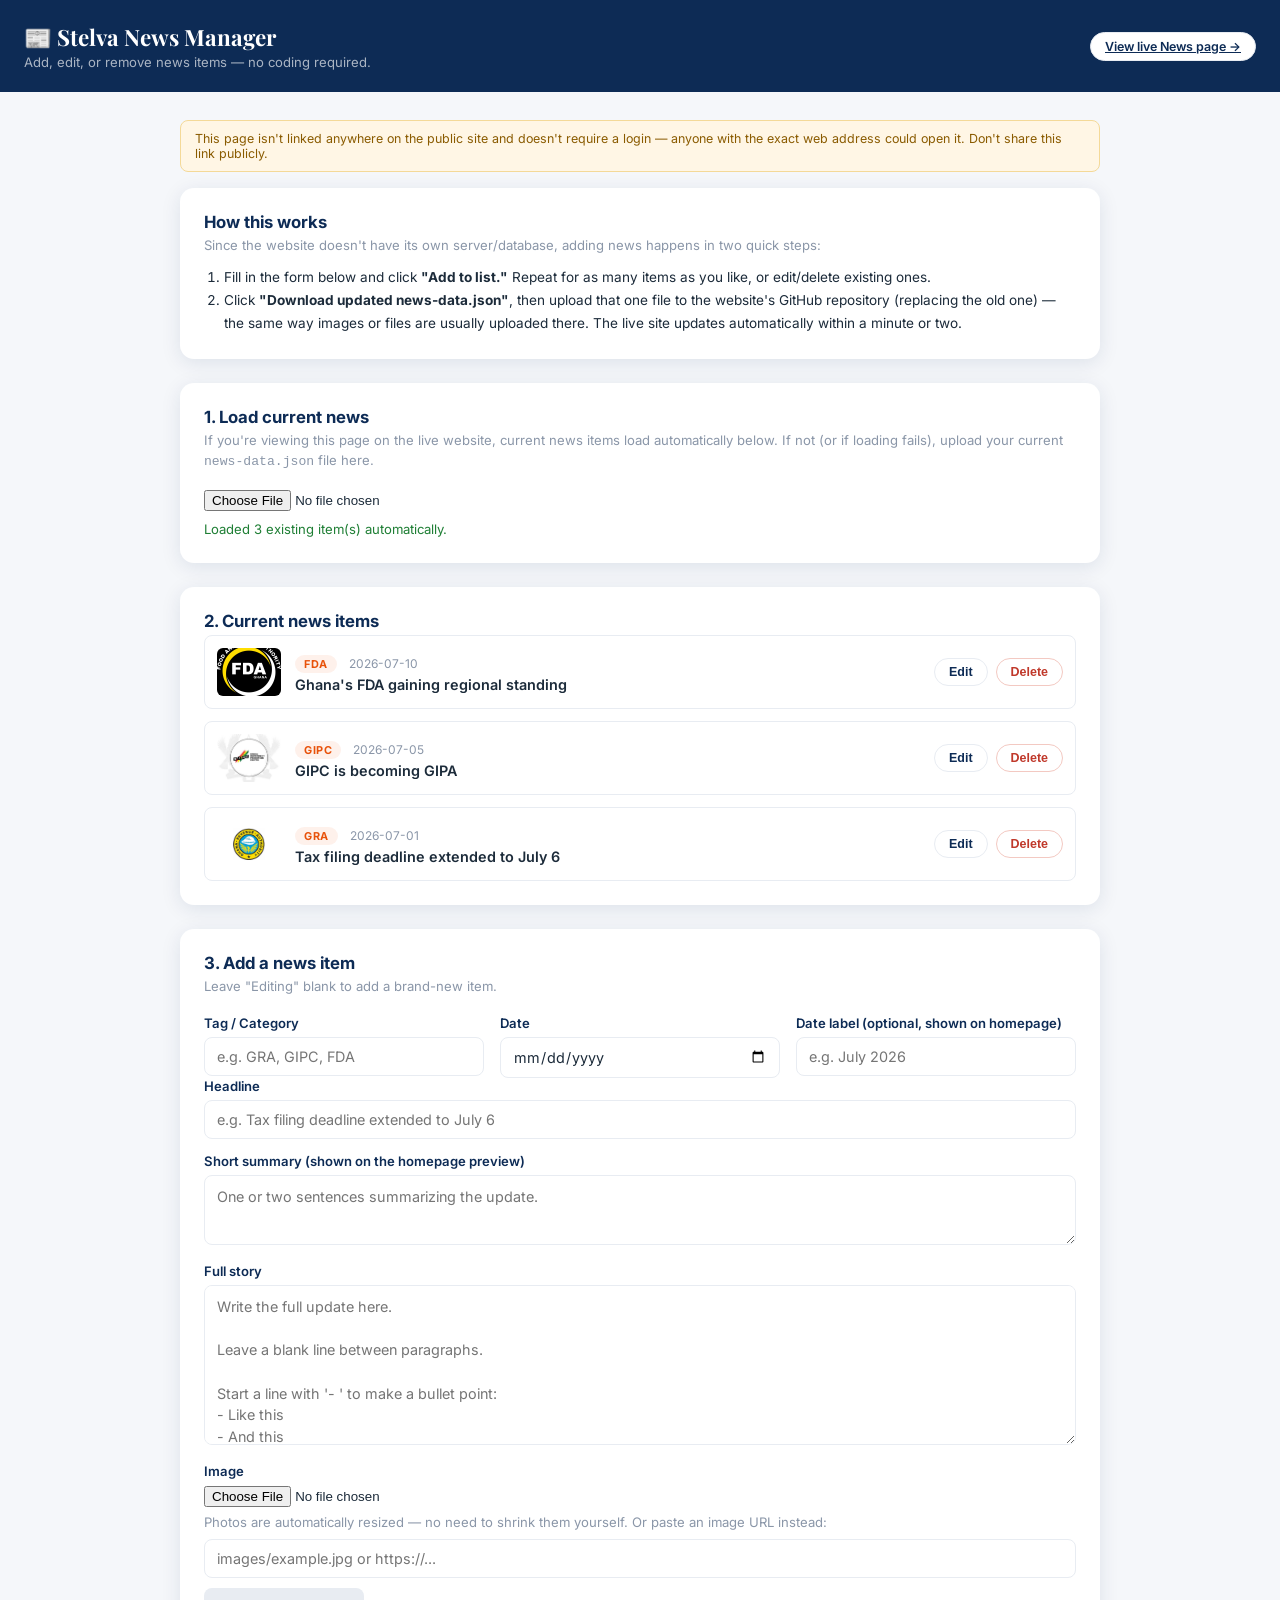
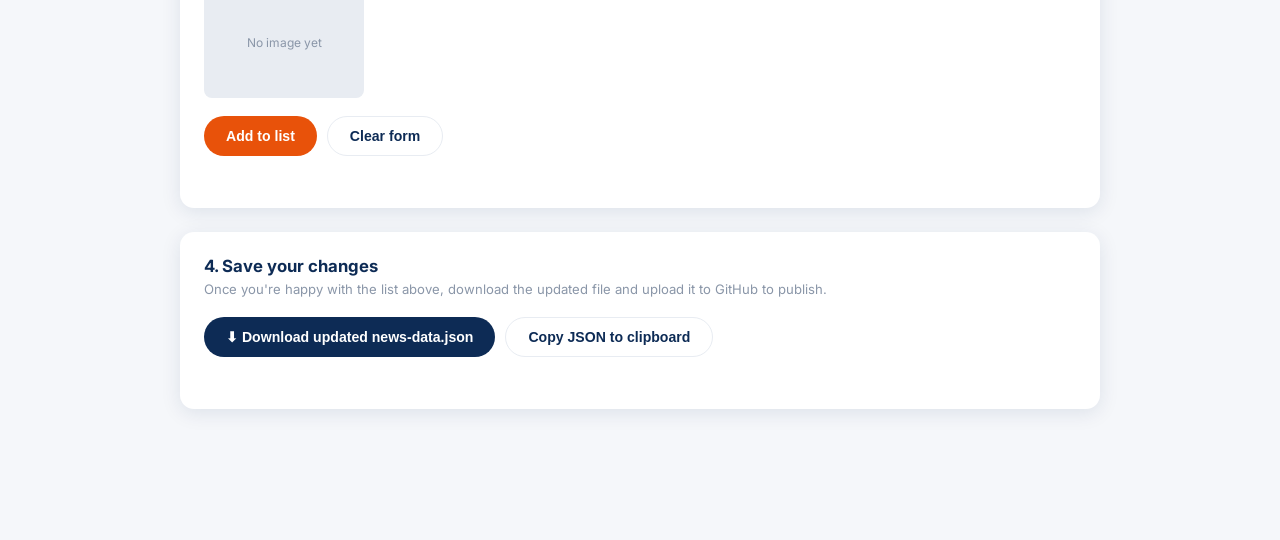
<file: admin.html>
<!DOCTYPE html>
<html lang="en">
<head>
<meta charset="UTF-8" />
<meta name="viewport" content="width=device-width, initial-scale=1.0" />
<meta name="robots" content="noindex, nofollow" />
<title>News Manager — Stelva Consult</title>
<link rel="icon" type="image/x-icon" href="favicon.ico" />
<link href="https://fonts.googleapis.com/css2?family=Inter:wght@400;500;600;700&family=Playfair+Display:wght@700&display=swap" rel="stylesheet">
<style>
  :root{
    --navy:#0D2B55; --navy-dark:#081A36; --accent:#E8520A; --accent-soft:#F4894A;
    --off:#F5F7FA; --gray:#8A96A8; --gray-light:#E8ECF2; --text:#1C2B3A; --white:#fff;
    --radius:8px; --radius-lg:14px; --shadow:0 4px 20px rgba(13,43,85,0.10);
  }
  * { box-sizing: border-box; }
  body{
    margin:0; font-family:'Inter',sans-serif; background:var(--off); color:var(--text);
    padding-bottom:80px;
  }
  header{
    background:var(--navy); color:#fff; padding:22px 24px; display:flex;
    align-items:center; justify-content:space-between; flex-wrap:wrap; gap:12px;
  }
  header h1{ font-family:'Playfair Display',serif; font-size:1.4rem; margin:0; }
  header p{ margin:2px 0 0; font-size:0.82rem; color:rgba(255,255,255,0.65); }
  .wrap{ max-width:960px; margin:0 auto; padding:28px 20px; }
  .card{
    background:#fff; border-radius:var(--radius-lg); box-shadow:var(--shadow);
    padding:24px; margin-bottom:24px;
  }
  .card h2{ font-size:1.05rem; margin:0 0 4px; color:var(--navy); }
  .card .hint{ font-size:0.82rem; color:var(--gray); margin:0 0 18px; line-height:1.5; }
  label{ display:block; font-size:0.82rem; font-weight:600; color:var(--navy); margin:14px 0 6px; }
  label:first-of-type{ margin-top:0; }
  input[type=text], input[type=date], textarea, select{
    width:100%; padding:10px 12px; border:1px solid var(--gray-light); border-radius:var(--radius);
    font-family:inherit; font-size:0.9rem; color:var(--text); background:#fff;
  }
  textarea{ resize:vertical; min-height:110px; line-height:1.5; }
  .row{ display:grid; grid-template-columns:1fr 1fr; gap:16px; }
  .row2{ display:grid; grid-template-columns:1fr 1fr 1fr; gap:16px; }
  @media (max-width:640px){ .row,.row2{ grid-template-columns:1fr; } }
  .img-preview{
    margin-top:10px; width:160px; height:110px; border-radius:var(--radius);
    background:var(--gray-light); display:flex; align-items:center; justify-content:center;
    overflow:hidden; font-size:0.75rem; color:var(--gray); text-align:center;
  }
  .img-preview img{ width:100%; height:100%; object-fit:cover; }
  .btn{
    display:inline-flex; align-items:center; gap:8px; border:none; border-radius:999px;
    padding:11px 22px; font-size:0.88rem; font-weight:600; cursor:pointer;
    transition:transform .15s ease, box-shadow .15s ease;
  }
  .btn:hover{ transform:translateY(-1px); }
  .btn-primary{ background:var(--accent); color:#fff; }
  .btn-navy{ background:var(--navy); color:#fff; }
  .btn-outline{ background:#fff; color:var(--navy); border:1.5px solid var(--gray-light); }
  .btn-danger{ background:#fff; color:#C0392B; border:1.5px solid #F3C9C2; }
  .btn-sm{ padding:6px 14px; font-size:0.78rem; }
  .actions{ display:flex; gap:10px; flex-wrap:wrap; margin-top:18px; }
  .status{ font-size:0.82rem; margin-top:10px; min-height:18px; }
  .status.ok{ color:#1E7E34; }
  .status.err{ color:#C0392B; }

  .item-list{ display:flex; flex-direction:column; gap:12px; }
  .item-row{
    display:flex; gap:14px; align-items:center; padding:12px; border:1px solid var(--gray-light);
    border-radius:var(--radius);
  }
  .item-row img{ width:64px; height:48px; object-fit:cover; border-radius:6px; background:var(--gray-light); flex-shrink:0; }
  .item-row .meta{ flex:1; min-width:0; }
  .item-row .tag{
    font-size:0.68rem; font-weight:700; text-transform:uppercase; letter-spacing:.05em;
    color:var(--accent); background:rgba(232,82,10,.08); padding:2px 9px; border-radius:20px; margin-right:8px;
  }
  .item-row .headline{ font-weight:600; font-size:0.9rem; margin:4px 0 0; white-space:nowrap; overflow:hidden; text-overflow:ellipsis; }
  .item-row .date{ font-size:0.75rem; color:var(--gray); }
  .item-row .row-actions{ display:flex; gap:8px; flex-shrink:0; }
  .empty-note{ color:var(--gray); font-size:0.88rem; }

  .steps{ font-size:0.85rem; line-height:1.7; color:var(--text); padding-left:20px; margin:0; }
  .badge-warn{
    background:#FFF6E5; border:1px solid #F4D998; color:#8A5B00; font-size:0.78rem;
    padding:10px 14px; border-radius:var(--radius); margin-bottom:16px;
  }
</style>
</head>
<body>

<header>
  <div>
    <h1>📰 Stelva News Manager</h1>
    <p>Add, edit, or remove news items — no coding required.</p>
  </div>
  <a class="btn btn-outline btn-sm" href="/news" style="color:var(--navy);">View live News page →</a>
</header>

<div class="wrap">

  <div class="badge-warn">
    This page isn't linked anywhere on the public site and doesn't require a login — anyone with the exact
    web address could open it. Don't share this link publicly.
  </div>

  <!-- ================= HOW IT WORKS ================= -->
  <div class="card">
    <h2>How this works</h2>
    <p class="hint" style="margin-bottom:10px;">Since the website doesn't have its own server/database, adding news happens in two quick steps:</p>
    <ol class="steps">
      <li>Fill in the form below and click <strong>"Add to list."</strong> Repeat for as many items as you like, or edit/delete existing ones.</li>
      <li>Click <strong>"Download updated news-data.json"</strong>, then upload that one file to the website's GitHub repository (replacing the old one) — the same way images or files are usually uploaded there. The live site updates automatically within a minute or two.</li>
    </ol>
  </div>

  <!-- ================= LOAD EXISTING DATA ================= -->
  <div class="card">
    <h2>1. Load current news</h2>
    <p class="hint">If you're viewing this page on the live website, current news items load automatically below. If not (or if loading fails), upload your current <code>news-data.json</code> file here.</p>
    <input type="file" id="jsonUpload" accept="application/json" />
    <div class="status" id="loadStatus"></div>
  </div>

  <!-- ================= CURRENT ITEMS ================= -->
  <div class="card">
    <h2>2. Current news items</h2>
    <div class="item-list" id="itemList"><p class="empty-note">Nothing loaded yet.</p></div>
  </div>

  <!-- ================= ADD / EDIT FORM ================= -->
  <div class="card">
    <h2 id="formTitle">3. Add a news item</h2>
    <p class="hint">Leave "Editing" blank to add a brand-new item.</p>

    <input type="hidden" id="editId" />

    <div class="row2">
      <div>
        <label>Tag / Category</label>
        <input type="text" id="fTag" placeholder="e.g. GRA, GIPC, FDA" />
      </div>
      <div>
        <label>Date</label>
        <input type="date" id="fDate" />
      </div>
      <div>
        <label>Date label (optional, shown on homepage)</label>
        <input type="text" id="fDateLabel" placeholder="e.g. July 2026" />
      </div>
    </div>

    <label>Headline</label>
    <input type="text" id="fHeadline" placeholder="e.g. Tax filing deadline extended to July 6" />

    <label>Short summary (shown on the homepage preview)</label>
    <textarea id="fTeaser" style="min-height:70px" placeholder="One or two sentences summarizing the update."></textarea>

    <label>Full story</label>
    <textarea id="fBody" style="min-height:160px" placeholder="Write the full update here.

Leave a blank line between paragraphs.

Start a line with '- ' to make a bullet point:
- Like this
- And this

Wrap words in **double asterisks** to make them bold."></textarea>

    <label>Image</label>
    <input type="file" id="fImageFile" accept="image/*" />
    <p class="hint" style="margin:6px 0 0;">Photos are automatically resized — no need to shrink them yourself. Or paste an image URL instead:</p>
    <input type="text" id="fImageUrl" placeholder="images/example.jpg or https://..." style="margin-top:6px" />
    <div class="img-preview" id="imgPreview">No image yet</div>

    <div class="actions">
      <button class="btn btn-primary" id="saveBtn">Add to list</button>
      <button class="btn btn-outline" id="clearFormBtn">Clear form</button>
    </div>
    <div class="status" id="formStatus"></div>
  </div>

  <!-- ================= EXPORT ================= -->
  <div class="card">
    <h2>4. Save your changes</h2>
    <p class="hint">Once you're happy with the list above, download the updated file and upload it to GitHub to publish.</p>
    <div class="actions">
      <button class="btn btn-navy" id="downloadBtn">⬇ Download updated news-data.json</button>
      <button class="btn btn-outline" id="copyBtn">Copy JSON to clipboard</button>
    </div>
    <div class="status" id="exportStatus"></div>
  </div>

</div>

<script>
let newsItems = [];

const $ = (id) => document.getElementById(id);

/* ---------- Load existing data ---------- */
function tryAutoLoad() {
  fetch('news-data.json', { cache: 'no-store' })
    .then(r => { if (!r.ok) throw new Error(); return r.json(); })
    .then(data => {
      newsItems = Array.isArray(data) ? data : [];
      renderItemList();
      setStatus('loadStatus', `Loaded ${newsItems.length} existing item(s) automatically.`, 'ok');
    })
    .catch(() => {
      setStatus('loadStatus', 'Could not auto-load news-data.json (this is normal if you\'re not viewing this from the live site). Please upload the file above.', 'err');
    });
}

$('jsonUpload').addEventListener('change', (e) => {
  const file = e.target.files[0];
  if (!file) return;
  const reader = new FileReader();
  reader.onload = () => {
    try {
      newsItems = JSON.parse(reader.result);
      if (!Array.isArray(newsItems)) throw new Error();
      renderItemList();
      setStatus('loadStatus', `Loaded ${newsItems.length} item(s) from uploaded file.`, 'ok');
    } catch {
      setStatus('loadStatus', 'That file doesn\'t look like a valid news-data.json.', 'err');
    }
  };
  reader.readAsText(file);
});

/* ---------- Render list ---------- */
function renderItemList() {
  const list = $('itemList');
  if (!newsItems.length) {
    list.innerHTML = '<p class="empty-note">No news items yet — add your first one below.</p>';
    return;
  }
  const sorted = [...newsItems].sort((a, b) => (b.date || '').localeCompare(a.date || ''));
  list.innerHTML = sorted.map(item => `
    <div class="item-row">
      <img src="${item.image || ''}" onerror="this.style.visibility='hidden'" />
      <div class="meta">
        <span class="tag">${escapeHtml(item.tag || '')}</span>
        <span class="date">${escapeHtml(item.date || '')}</span>
        <p class="headline">${escapeHtml(item.headline || '(untitled)')}</p>
      </div>
      <div class="row-actions">
        <button class="btn btn-outline btn-sm" onclick="editItem('${item.id}')">Edit</button>
        <button class="btn btn-danger btn-sm" onclick="deleteItem('${item.id}')">Delete</button>
      </div>
    </div>
  `).join('');
}

function escapeHtml(str) {
  const d = document.createElement('div');
  d.textContent = str || '';
  return d.innerHTML;
}

/* ---------- Text formatting helper ---------- */
function textToHtml(text) {
  const blocks = (text || '').split(/\n\s*\n/).map(b => b.trim()).filter(Boolean);
  return blocks.map(block => {
    const lines = block.split('\n').map(l => l.trim()).filter(Boolean);
    if (lines.length && lines.every(l => l.startsWith('- '))) {
      return '<ul>' + lines.map(l => `<li>${inlineFormat(l.slice(2))}</li>`).join('') + '</ul>';
    }
    return `<p>${inlineFormat(lines.join(' '))}</p>`;
  }).join('');
}
function inlineFormat(s) {
  return escapeHtml(s).replace(/\*\*(.+?)\*\*/g, '<strong>$1</strong>');
}

/* ---------- Image handling (resize + embed as base64) ---------- */
let pendingImageDataUrl = null;

$('fImageFile').addEventListener('change', (e) => {
  const file = e.target.files[0];
  if (!file) return;
  const reader = new FileReader();
  reader.onload = () => {
    const img = new Image();
    img.onload = () => {
      const maxW = 900;
      const scale = Math.min(1, maxW / img.width);
      const canvas = document.createElement('canvas');
      canvas.width = img.width * scale;
      canvas.height = img.height * scale;
      const ctx = canvas.getContext('2d');
      ctx.drawImage(img, 0, 0, canvas.width, canvas.height);
      pendingImageDataUrl = canvas.toDataURL('image/jpeg', 0.82);
      $('fImageUrl').value = '';
      showImgPreview(pendingImageDataUrl);
    };
    img.src = reader.result;
  };
  reader.readAsDataURL(file);
});

$('fImageUrl').addEventListener('input', () => {
  pendingImageDataUrl = null;
  if ($('fImageUrl').value.trim()) showImgPreview($('fImageUrl').value.trim());
});

function showImgPreview(src) {
  $('imgPreview').innerHTML = `<img src="${src}" onerror="this.parentElement.textContent='Couldn\\'t load preview'" />`;
}

/* ---------- Save / Edit / Delete ---------- */
$('saveBtn').addEventListener('click', () => {
  const tag = $('fTag').value.trim();
  const headline = $('fHeadline').value.trim();
  const date = $('fDate').value;

  if (!tag || !headline || !date) {
    setStatus('formStatus', 'Please fill in at least Tag, Date, and Headline.', 'err');
    return;
  }

  const image = pendingImageDataUrl || $('fImageUrl').value.trim() || 'images/logo.png';
  const editId = $('editId').value;

  const entry = {
    id: editId || (tag.toLowerCase().replace(/[^a-z0-9]+/g, '-') + '-' + date),
    tag,
    date,
    dateLabel: $('fDateLabel').value.trim(),
    headline,
    teaser: $('fTeaser').value.trim(),
    image,
    bodyHtml: textToHtml($('fBody').value)
  };

  if (editId) {
    newsItems = newsItems.map(it => it.id === editId ? entry : it);
    setStatus('formStatus', 'Item updated in the list below. Don\'t forget to download when you\'re done.', 'ok');
  } else {
    newsItems.push(entry);
    setStatus('formStatus', 'Added to the list below. Don\'t forget to download when you\'re done.', 'ok');
  }

  renderItemList();
  clearForm();
});

function editItem(id) {
  const item = newsItems.find(it => it.id === id);
  if (!item) return;
  $('editId').value = item.id;
  $('fTag').value = item.tag || '';
  $('fDate').value = item.date || '';
  $('fDateLabel').value = item.dateLabel || '';
  $('fHeadline').value = item.headline || '';
  $('fTeaser').value = item.teaser || '';
  $('fBody').value = htmlToPlainForEdit(item.bodyHtml || '');
  $('fImageUrl').value = item.image || '';
  pendingImageDataUrl = null;
  if (item.image) showImgPreview(item.image);
  $('formTitle').textContent = 'Editing: ' + item.headline;
  $('saveBtn').textContent = 'Save changes';
  window.scrollTo({ top: $('formTitle').getBoundingClientRect().top + window.scrollY - 20, behavior: 'smooth' });
}

function htmlToPlainForEdit(html) {
  const div = document.createElement('div');
  div.innerHTML = html;
  const parts = [];
  div.childNodes.forEach(node => {
    if (node.nodeName === 'P') parts.push(node.textContent.replace(/\u00A0/g, ' '));
    else if (node.nodeName === 'UL') {
      parts.push([...node.children].map(li => '- ' + li.textContent).join('\n'));
    }
  });
  return parts.join('\n\n');
}

function deleteItem(id) {
  if (!confirm('Remove this news item from the list?')) return;
  newsItems = newsItems.filter(it => it.id !== id);
  renderItemList();
}

function clearForm() {
  $('editId').value = '';
  $('fTag').value = '';
  $('fDate').value = '';
  $('fDateLabel').value = '';
  $('fHeadline').value = '';
  $('fTeaser').value = '';
  $('fBody').value = '';
  $('fImageUrl').value = '';
  $('fImageFile').value = '';
  pendingImageDataUrl = null;
  $('imgPreview').innerHTML = 'No image yet';
  $('formTitle').textContent = '3. Add a news item';
  $('saveBtn').textContent = 'Add to list';
}
$('clearFormBtn').addEventListener('click', clearForm);

/* ---------- Export ---------- */
$('downloadBtn').addEventListener('click', () => {
  if (!newsItems.length) {
    setStatus('exportStatus', 'Nothing to download yet — add at least one item.', 'err');
    return;
  }
  const blob = new Blob([JSON.stringify(newsItems, null, 2)], { type: 'application/json' });
  const url = URL.createObjectURL(blob);
  const a = document.createElement('a');
  a.href = url;
  a.download = 'news-data.json';
  a.click();
  URL.revokeObjectURL(url);
  setStatus('exportStatus', 'Downloaded! Now upload this file to GitHub, replacing the old news-data.json.', 'ok');
});

$('copyBtn').addEventListener('click', () => {
  navigator.clipboard.writeText(JSON.stringify(newsItems, null, 2))
    .then(() => setStatus('exportStatus', 'Copied to clipboard.', 'ok'))
    .catch(() => setStatus('exportStatus', 'Could not copy — try the download button instead.', 'err'));
});

function setStatus(id, msg, cls) {
  const el = $(id);
  el.textContent = msg;
  el.className = 'status ' + (cls || '');
}

tryAutoLoad();
</script>

</body>
</html>
</file>
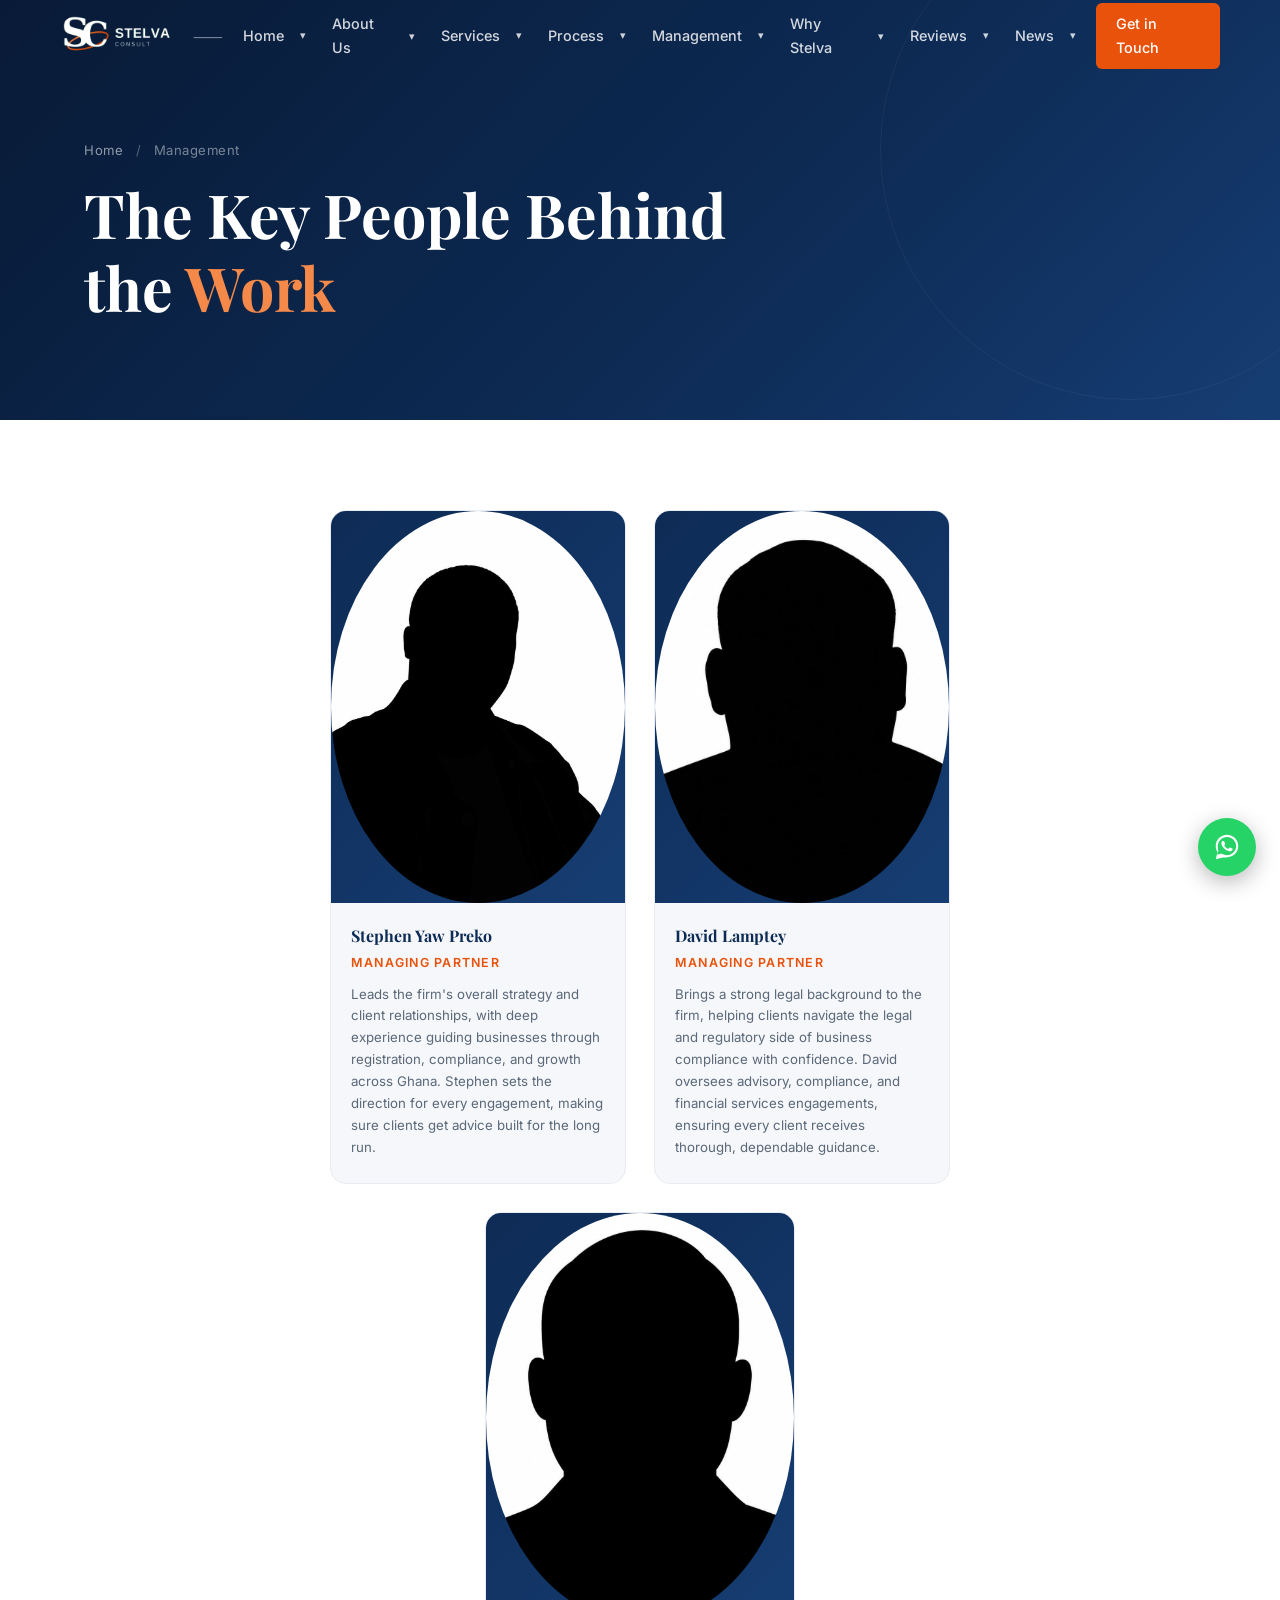
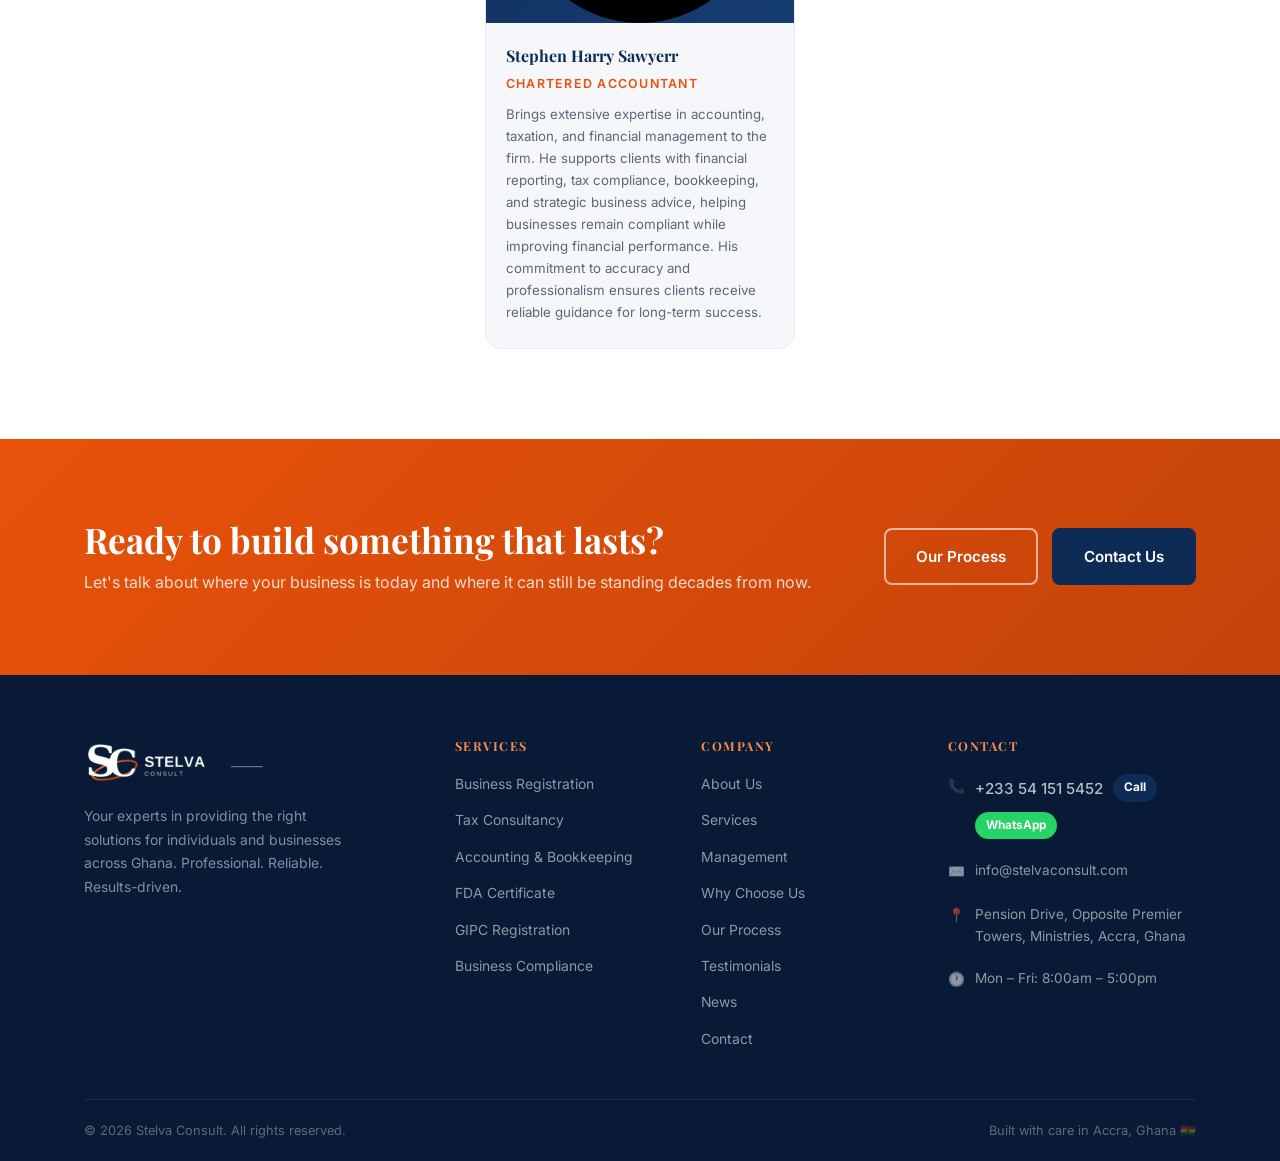
<file: management.html>
<!DOCTYPE html>
<html lang="en">
<head>
  <meta charset="UTF-8" />
  <meta name="viewport" content="width=device-width, initial-scale=1.0" />
  <meta name="description" content="Meet the leadership behind Stelva Consult — Steven Preko, Managing Partner, David Lamptey, Managing Partner,and Stephen Harry Sawyerr, Chattered Accountant, guiding every client engagement in Ghana." />
  <title>Management — Stelva Consult</title>
  <link rel="icon" type="image/x-icon" href="favicon.ico" />
  <link rel="icon" type="image/png" sizes="32x32" href="favicon-32.png" />
  <link rel="icon" type="image/png" sizes="16x16" href="favicon-16.png" />
  <link rel="apple-touch-icon" sizes="180x180" href="apple-touch-icon.png" />

  <!-- Fonts -->
  <link rel="preconnect" href="https://fonts.googleapis.com" />
  <link rel="preconnect" href="https://fonts.gstatic.com" crossorigin />
  <link href="https://fonts.googleapis.com/css2?family=Playfair+Display:wght@600;700&family=Inter:wght@400;500;600;700&display=swap" rel="stylesheet" />

  <!-- Styles -->
  <link rel="stylesheet" href="css/style.css" />
  <link rel="stylesheet" href="css/process.css" />
</head>
<body>

  <!-- ===================== NAVBAR ===================== -->
  <nav id="navbar">
    <div class="nav-inner">
      <a href="index.html" class="nav-logo" aria-label="Stelva Luthnael Consult home">
        <img src="images/logo.png" alt="Stelva Luthnael Consult" class="brand-logo" />
      </a>

      <div class="nav-links" role="navigation" aria-label="Main navigation">
        <div class="nav-item">
          <a href="index.html">Home</a>
          <button class="dropdown-toggle" aria-label="Toggle Home submenu" aria-expanded="false">&#9662;</button>
          <div class="nav-dropdown">
            <a href="index.html#hero">Overview</a>
            <a href="news.html">Latest News</a>
            <a href="contact.html">Contact Us</a>
          </div>
        </div>

        <div class="nav-item">
          <a href="about.html">About Us</a>
          <button class="dropdown-toggle" aria-label="Toggle About Us submenu" aria-expanded="false">&#9662;</button>
          <div class="nav-dropdown">
            <a href="about.html#our-story">Our Story</a>
            <a href="about.html#mission-vision">Mission &amp; Vision</a>
            <a href="about.html#core-values">Core Values</a>
          </div>
        </div>

        <div class="nav-item">
          <a href="services.html">Services</a>
          <button class="dropdown-toggle" aria-label="Toggle Services submenu" aria-expanded="false">&#9662;</button>
          <div class="nav-dropdown">
            <a href="services.html#business-advisory">Business Advisory</a>
            <a href="services.html#compliance">Business Regulatory &amp; Compliance</a>
            <a href="services.html#licenses">Licenses &amp; Permits</a>
            <a href="services.html#financial">Financial Services</a>
            <a href="services.html#legal">Legal Services</a>
          </div>
        </div>

        <div class="nav-item">
          <a href="process.html">Process</a>
          <button class="dropdown-toggle" aria-label="Toggle Process submenu" aria-expanded="false">&#9662;</button>
          <div class="nav-dropdown">
            <a href="process.html#step-consultation">Initial Consultation</a>
            <a href="process.html#step-proposal">Tailored Proposal</a>
            <a href="process.html#step-execution">Execution &amp; Delivery</a>
            <a href="process.html#step-delivery">Ongoing Support</a>
            <a href="process.html#faq">FAQs</a>
          </div>
        </div>

        <div class="nav-item">
          <a href="management.html" class="active">Management</a>
          <button class="dropdown-toggle" aria-label="Toggle Management submenu" aria-expanded="false">&#9662;</button>
          <div class="nav-dropdown">
            <a href="management.html#preko">Stephen Yaw Preko</a>
            <a href="management.html#lamptey">David Lamptey</a>
            <a href="management.html#sawyerr">Stephen Harry Sawyerr</a>
          </div>
        </div>

        <div class="nav-item">
          <a href="why-us.html">Why Stelva</a>
          <button class="dropdown-toggle" aria-label="Toggle Why Stelva submenu" aria-expanded="false">&#9662;</button>
          <div class="nav-dropdown">
            <a href="why-us.html#experts-trust">Experts You Can Trust</a>
            <a href="why-us.html#end-to-end">End-to-End Support</a>
            <a href="why-us.html#built-long-run">Built for the Long Run</a>
            <a href="why-us.html#personalized-service">Personalized Service</a>
          </div>
        </div>

        <div class="nav-item">
          <a href="testimonials.html">Reviews</a>
          <button class="dropdown-toggle" aria-label="Toggle Reviews submenu" aria-expanded="false">&#9662;</button>
          <div class="nav-dropdown">
            <a href="testimonials.html#review-hope">Hope Doagbodzi</a>
            <a href="testimonials.html#review-dugbatey">Dugbatey Teye Hoese</a>
            <a href="testimonials.html#review-foster">Foster Kwashie Kplomdo</a>
          </div>
        </div>

        <div class="nav-item">
          <a href="news.html">News</a>
          <button class="dropdown-toggle" aria-label="Toggle News submenu" aria-expanded="false">&#9662;</button>
          <div class="nav-dropdown">
            <a href="news.html#news-featured">Latest Updates</a>
            <a href="news.html#all-updates">All Updates</a>
          </div>
        </div>

        <a href="contact.html" class="nav-cta">Get in Touch</a>
      </div>

      
      <button class="hamburger" aria-label="Toggle menu" aria-expanded="false">
        <span></span><span></span><span></span>
      </button>
    </div>
  </nav>

  <!-- Mobile menu -->
  <div class="mobile-menu" role="navigation" aria-label="Mobile navigation">
    <a href="index.html">Home</a>
    <a href="about.html">About Us</a>
    <a href="services.html">Services</a>
    <a href="process.html">Process</a>
    <a href="management.html">Management</a>
    <a href="why-us.html">Why Stelva</a>
    <a href="testimonials.html">Reviews</a>
    <a href="news.html">News</a>
    <a href="contact.html" class="btn btn-primary">Get in Touch</a>
  </div>

  <!-- ===================== PAGE HERO ===================== -->
  <div class="page-hero">
    <div class="container">
      <p class="page-hero-bc">
        <a href="index.html">Home</a>
        <span>/</span>
        Management
      </p>
      <h1>The Key People Behind the <em>Work</em></h1>
    </div>
  </div>

  <!-- ===================== LEADERSHIP ===================== -->
  <section class="pad bg-white">
    <div class="container">
      <div class="team-grid leaders-grid">

        <div class="team-card fade-in" id="preko">
          <div class="team-card-avatar team-card-avatar-img">
            <img src="images/Preko.jpg" alt="Stephen Yaw Preko"/>
          </div>
          <div class="team-card-body">
            <div class="team-card-name">Stephen Yaw Preko</div>
            <div class="team-card-role">Managing Partner</div>
            <p class="team-card-bio">Leads the firm's overall strategy and client relationships, with deep experience guiding businesses through registration, compliance, and growth across Ghana. Stephen sets the direction for every engagement, making sure clients get advice built for the long run.</p>
          </div>
        </div>

        <div class="team-card fade-in" id="lamptey" style="transition-delay:0.1s">
          <div class="team-card-avatar team-card-avatar-img">
            <img src="images/Dave.jpg" alt="David Lamptey" />
          </div>
          <div class="team-card-body">
            <div class="team-card-name">David Lamptey</div>
            <div class="team-card-role">Managing Partner</div>
            <p class="team-card-bio">Brings a strong legal background to the firm, helping clients navigate the legal and regulatory side of business compliance with confidence. David oversees advisory, compliance, and financial services engagements, ensuring every client receives thorough, dependable guidance.</p>
          </div>
        </div>

        <div class="team-card fade-in" id="sawyerr">
           <div class="team-card-avatar team-card-avatar-img">
            <img src="images/Steve.jpg" alt="Stephen Harry Sawyerr" />
          </div>
          <div class="team-card-body">
            <div class="team-card-name">Stephen Harry Sawyerr</div>
            <div class="team-card-role">Chartered Accountant</div>
            <p class="team-card-bio">Brings extensive expertise in accounting, taxation, and financial management to the firm. He supports clients with financial reporting, tax compliance, bookkeeping, and strategic business advice, helping businesses remain compliant while improving financial performance. His commitment to accuracy and professionalism ensures clients receive reliable guidance for long-term success.</p>
          </div>
        </div>

      </div>
    </div>
  </section>

  <!-- ===================== CTA BANNER ===================== -->
  <div id="cta-banner">
    <div class="container">
      <div class="cta-inner fade-in">
        <div class="cta-text">
          <h2>Ready to build something that lasts?</h2>
          <p>Let's talk about where your business is today and where it can still be standing decades from now.</p>
        </div>
        <div class="cta-actions">
          <a href="process.html" class="btn btn-outline">Our Process</a>
          <a href="contact.html" class="btn btn-navy">Contact Us</a>
        </div>
      </div>
    </div>
  </div>

  <!-- ===================== FOOTER ===================== -->
  <footer>
    <div class="container">
      <div class="footer-grid">

        <!-- Brand -->
        <div class="footer-brand">
          <div class="nav-logo">
            <img src="images/logo.png" alt="Stelva Consult" class="brand-logo" />
          </div>
          <p>Your experts in providing the right solutions for individuals and businesses across Ghana. Professional. Reliable. Results-driven.</p>
        </div>

        <!-- Services -->
        <div class="footer-col">
          <h4>Services</h4>
          <ul>
            <li><a href="services.html">Business Registration</a></li>
            <li><a href="services.html">Tax Consultancy</a></li>
            <li><a href="services.html">Accounting &amp; Bookkeeping</a></li>
            <li><a href="services.html">FDA Certificate</a></li>
            <li><a href="services.html">GIPC Registration</a></li>
            <li><a href="services.html">Business Compliance</a></li>
          </ul>
        </div>

        <!-- Navigation -->
        <div class="footer-col">
          <h4>Company</h4>
          <ul>
            <li><a href="about.html">About Us</a></li>
            <li><a href="services.html">Services</a></li>
            <li><a href="management.html">Management</a></li>
            <li><a href="why-us.html">Why Choose Us</a></li>
            <li><a href="process.html">Our Process</a></li>
            <li><a href="testimonials.html">Testimonials</a></li>
            <li><a href="news.html">News</a></li>
            <li><a href="contact.html">Contact</a></li>
          </ul>
        </div>

        <!-- Contact -->
        <div class="footer-col">
          <h4>Contact</h4>
          <div class="footer-contact-item">
            <span>📞</span>
            <div class="contact-phone-block">
              <div class="phone-line">
                <span>+233 54 151 5452</span>
                <a class="call-link" href="tel:+233541515452" aria-label="Call +233 54 151 5452">Call</a>
                <a class="wa-link" href="https://wa.me/233541515452" target="_blank" rel="noopener noreferrer" aria-label="WhatsApp +233 54 151 5452">WhatsApp</a>
              </div>
            </div>
          </div>
          <a class="footer-contact-item" href="mailto:stelvaconsult@gmail.com" aria-label="Email us">
            <span>✉️</span>
            <span>info@stelvaconsult.com</span>
          </a>
          <a class="footer-contact-item" href="https://maps.app.goo.gl/4oCT2Y3pXH24uhpu9?g_st=ac" target="_blank" rel="noopener noreferrer" aria-label="Open in Google Maps">
    <span>📍</span>
    <span>Pension Drive, Opposite Premier Towers, Ministries, Accra, Ghana</span>
</a>
          <div class="footer-contact-item">
            <span>🕐</span>
            <span>Mon – Fri: 8:00am – 5:00pm</span>
          </div>
        </div>

      </div>

      <div class="footer-bottom">
        <span>© <span id="year"></span> Stelva Consult. All rights reserved.</span>
        <span>Built with care in Accra, Ghana 🇬🇭</span>
      </div>
    </div>
  </footer>

  <!-- Scroll to top -->
  <button id="scroll-top" aria-label="Scroll to top">↑</button>

  <!-- Floating WhatsApp -->
  <a href="https://wa.me/233541515452?text=Hello%20Stelva%20Consult%2C%20I%27d%20like%20to%20get%20in%20touch." class="whatsapp-float" target="_blank" rel="noopener noreferrer" aria-label="Chat with us on WhatsApp">
    <svg viewBox="0 0 32 32" fill="white" xmlns="http://www.w3.org/2000/svg"><path d="M16.001 3C9.373 3 4 8.373 4 15c0 2.386.703 4.612 1.917 6.481L4 29l7.72-1.877A11.94 11.94 0 0016.001 27C22.628 27 28 21.627 28 15S22.628 3 16.001 3zm0 21.75c-1.96 0-3.822-.518-5.434-1.489l-.39-.232-4.594 1.117 1.226-4.463-.254-.406A9.71 9.71 0 016.25 15c0-5.385 4.366-9.75 9.751-9.75S25.75 9.615 25.75 15 21.386 24.75 16.001 24.75zm5.361-7.297c-.294-.147-1.74-.858-2.01-.956-.27-.099-.467-.147-.663.147-.196.294-.76.956-.933 1.152-.172.196-.343.221-.637.074-.294-.147-1.243-.458-2.367-1.461-.875-.78-1.466-1.744-1.638-2.038-.172-.294-.018-.453.129-.6.132-.132.294-.343.441-.515.147-.172.196-.294.294-.49.098-.196.049-.368-.025-.515-.074-.147-.663-1.6-.909-2.192-.24-.577-.484-.499-.663-.508l-.564-.01c-.196 0-.515.074-.784.368-.27.294-1.03 1.006-1.03 2.453 0 1.447 1.055 2.846 1.201 3.043.147.196 2.077 3.172 5.032 4.448.703.303 1.251.484 1.679.62.706.225 1.348.193 1.856.117.566-.085 1.74-.712 1.985-1.4.245-.688.245-1.278.172-1.4-.074-.123-.27-.196-.564-.343z"/></svg>
  </a>

  <!-- Scripts -->
  <script src="js/main.js"></script>
</body>
</html>
</file>
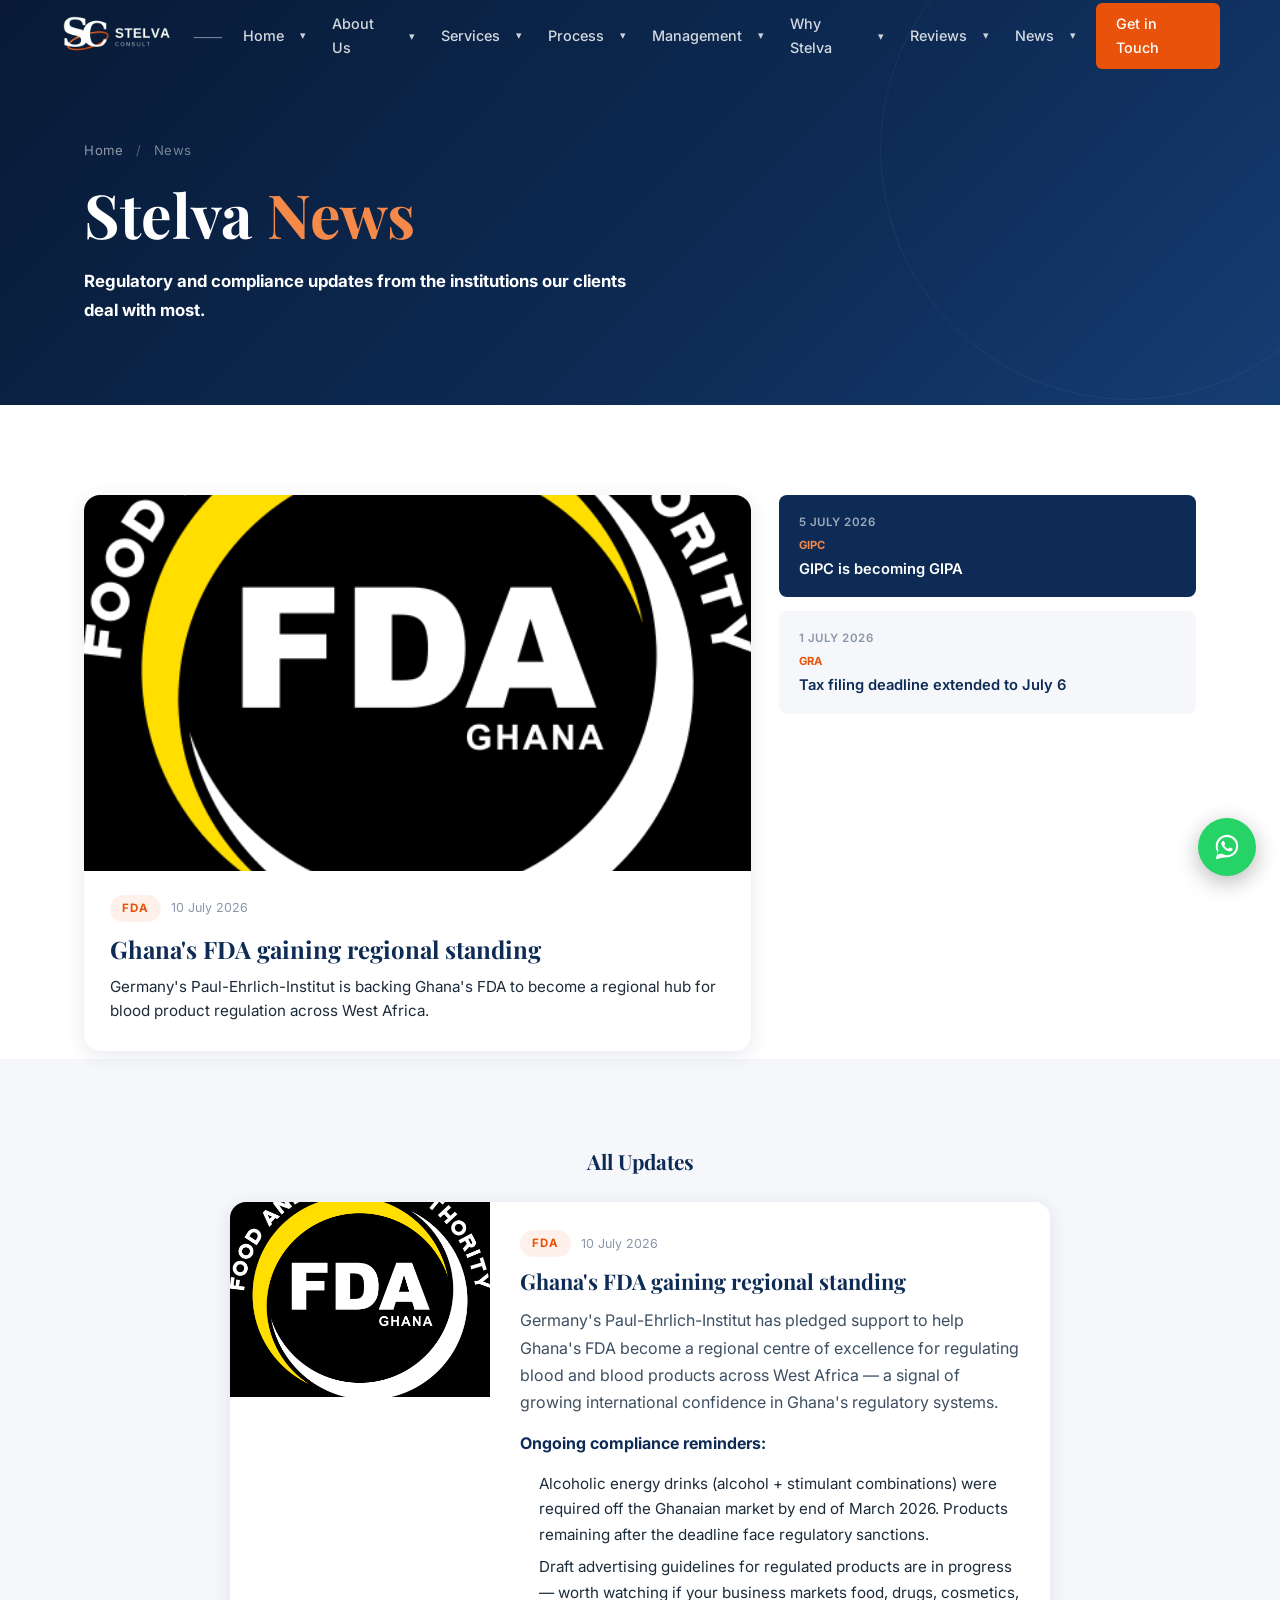
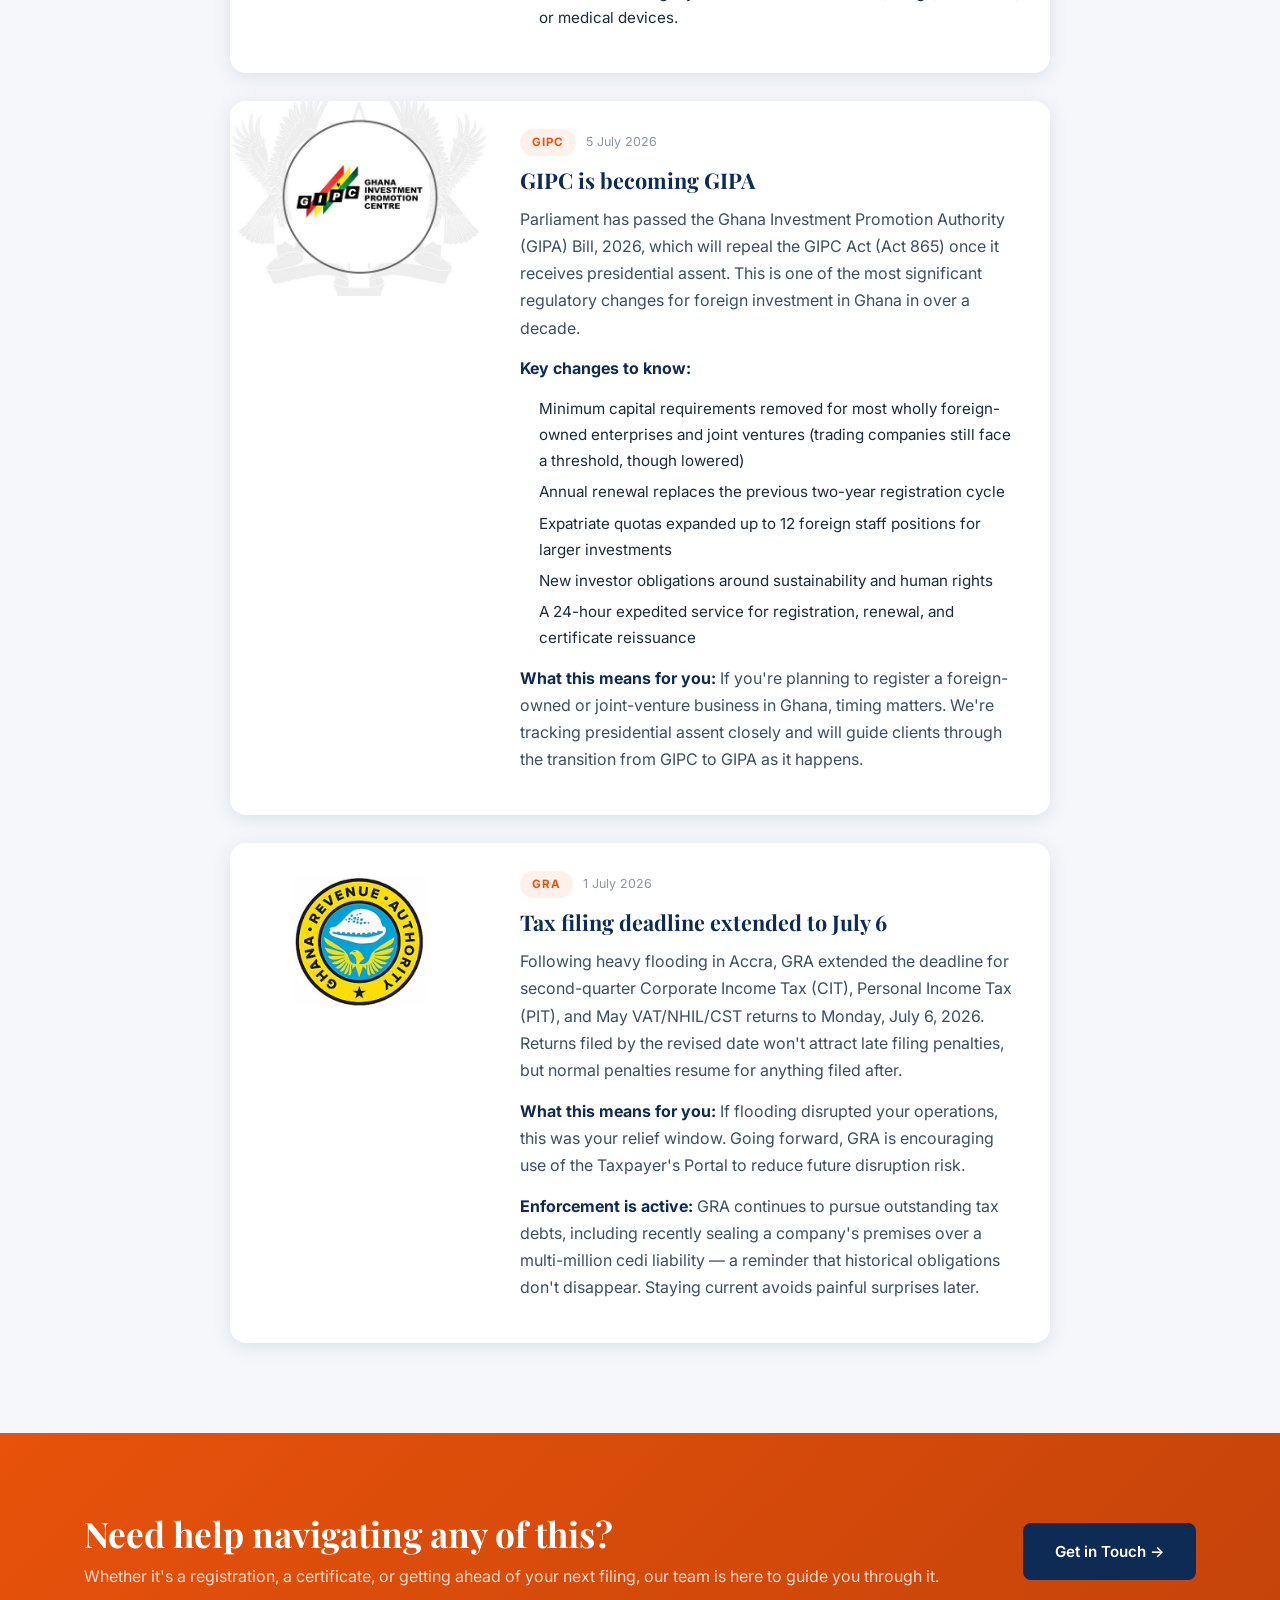
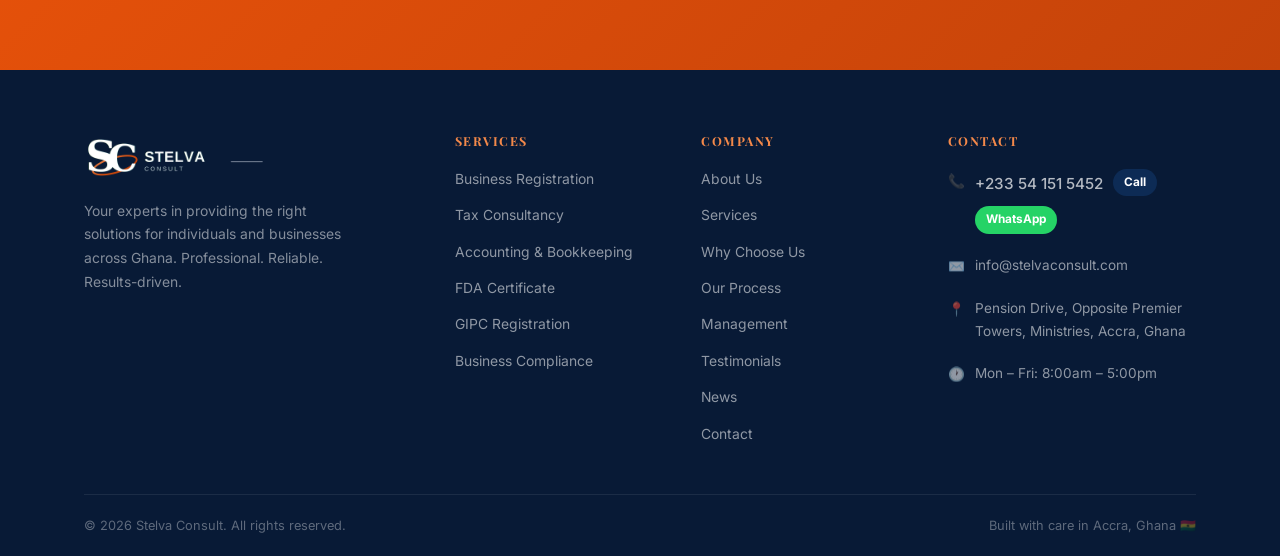
<file: news.html>
<!DOCTYPE html>
<html lang="en">
<head>
  <meta charset="UTF-8" />
  <meta name="viewport" content="width=device-width, initial-scale=1.0" />
  <meta name="description" content="Stelva News — regulatory and compliance updates from GRA, GIPC/GIPA, the FDA, and other Ghanaian institutions our clients deal with." />
  <title>News — Stelva Consult</title>
  <link rel="icon" type="image/x-icon" href="favicon.ico" />
  <link rel="icon" type="image/png" sizes="32x32" href="favicon-32.png" />
  <link rel="icon" type="image/png" sizes="16x16" href="favicon-16.png" />
  <link rel="apple-touch-icon" sizes="180x180" href="apple-touch-icon.png" />

  <link rel="preconnect" href="https://fonts.googleapis.com" />
  <link rel="preconnect" href="https://fonts.gstatic.com" crossorigin />
  <link href="https://fonts.googleapis.com/css2?family=Playfair+Display:wght@600;700&family=Inter:wght@400;500;600;700&display=swap" rel="stylesheet" />

  <link rel="stylesheet" href="css/style.css" />
  <link rel="stylesheet" href="css/process.css" />
  <link rel="stylesheet" href="css/news-page.css" />
</head>
<body>

  <!-- ===================== NAVBAR ===================== -->
  <nav id="navbar">
    <div class="nav-inner">
      <a href="/" class="nav-logo" aria-label="Stelva Luthnael Consult home">
        <img src="images/logo.png" alt="Stelva Luthnael Consult" class="brand-logo" />
      </a>

      <div class="nav-links" role="navigation" aria-label="Main navigation">
        <div class="nav-item">
          <a href="/">Home</a>
          <button class="dropdown-toggle" aria-label="Toggle Home submenu" aria-expanded="false">&#9662;</button>
          <div class="nav-dropdown">
            <a href="/#hero">Overview</a>
            <a href="/news">Latest News</a>
            <a href="/contact">Contact Us</a>
          </div>
        </div>

        <div class="nav-item">
          <a href="/about">About Us</a>
          <button class="dropdown-toggle" aria-label="Toggle About Us submenu" aria-expanded="false">&#9662;</button>
          <div class="nav-dropdown">
            <a href="/about#our-story">Our Story</a>
            <a href="/about#mission-vision">Mission &amp; Vision</a>
            <a href="/about#core-values">Core Values</a>
          </div>
        </div>

        <div class="nav-item">
          <a href="/services">Services</a>
          <button class="dropdown-toggle" aria-label="Toggle Services submenu" aria-expanded="false">&#9662;</button>
          <div class="nav-dropdown">
            <a href="/services#business-advisory">Business Advisory</a>
            <a href="/services#compliance">Business Regulatory &amp; Compliance</a>
            <a href="/services#licenses">Licenses &amp; Permits</a>
            <a href="/services#financial">Financial Services</a>
            <a href="/services#legal">Legal Services</a>
          </div>
        </div>

        <div class="nav-item">
          <a href="/process">Process</a>
          <button class="dropdown-toggle" aria-label="Toggle Process submenu" aria-expanded="false">&#9662;</button>
          <div class="nav-dropdown">
            <a href="/process#step-consultation">Initial Consultation</a>
            <a href="/process#step-proposal">Tailored Proposal</a>
            <a href="/process#step-execution">Execution &amp; Delivery</a>
            <a href="/process#step-delivery">Ongoing Support</a>
            <a href="/process#faq">FAQs</a>
          </div>
        </div>

        <div class="nav-item">
          <a href="/management">Management</a>
          <button class="dropdown-toggle" aria-label="Toggle Management submenu" aria-expanded="false">&#9662;</button>
          <div class="nav-dropdown">
            <a href="/management#preko">Stephen Yaw Preko</a>
            <a href="/management#lamptey">David Lamptey</a>
            <a href="/management#sawyerr">Stephen Harry Sawyerr</a>
          </div>
        </div>

        <div class="nav-item">
          <a href="/why-us">Why Stelva</a>
          <button class="dropdown-toggle" aria-label="Toggle Why Stelva submenu" aria-expanded="false">&#9662;</button>
          <div class="nav-dropdown">
            <a href="/why-us#experts-trust">Experts You Can Trust</a>
            <a href="/why-us#end-to-end">End-to-End Support</a>
            <a href="/why-us#built-long-run">Built for the Long Run</a>
            <a href="/why-us#personalized-service">Personalized Service</a>
          </div>
        </div>

        <div class="nav-item">
          <a href="/testimonials">Reviews</a>
          <button class="dropdown-toggle" aria-label="Toggle Reviews submenu" aria-expanded="false">&#9662;</button>
          <div class="nav-dropdown">
            <a href="/testimonials#review-hope">Hope Doagbodzi</a>
            <a href="/testimonials#review-dugbatey">Dugbatey Teye Hoese</a>
            <a href="/testimonials#review-foster">Foster Kwashie Kplomdo</a>
          </div>
        </div>

        <div class="nav-item">
          <a href="/news" class="active">News</a>
          <button class="dropdown-toggle" aria-label="Toggle News submenu" aria-expanded="false">&#9662;</button>
          <div class="nav-dropdown">
            <a href="/news#news-featured">Latest Updates</a>
            <a href="/news#all-updates">All Updates</a>
          </div>
        </div>

        <a href="/contact" class="nav-cta">Get in Touch</a>
      </div>

      
      <button class="hamburger" aria-label="Toggle menu" aria-expanded="false">
        <span></span><span></span><span></span>
      </button>
    </div>
  </nav>

  <!-- Mobile menu -->
  <div class="mobile-menu" role="navigation" aria-label="Mobile navigation">
    <a href="/">Home</a>
    <a href="/about">About Us</a>
    <a href="/services">Services</a>
    <a href="/process">Process</a>
    <a href="/management">Management</a>
    <a href="/why-us">Why Stelva</a>
    <a href="/testimonials">Reviews</a>
    <a href="/news">News</a>
    <a href="/contact" class="btn btn-primary">Get in Touch</a>
  </div>

  <!-- ===================== PAGE HERO ===================== -->
  <div class="page-hero">
    <div class="container">
      <p class="page-hero-bc">
        <a href="/">Home</a>
        <span>/</span>
        News
      </p>
      <h1>Stelva <em>News</em></h1>
      <p><b>Regulatory and compliance updates from the institutions our clients deal with most.</b></p>
    </div>
  </div>

  <!-- ===================== FEATURED (magazine-style) ===================== -->
  <section class="pad bg-white news-featured-section">
    <div class="container">
      <div id="news-featured">
        <p class="news-loading">Loading latest updates…</p>
      </div>
    </div>
  </section>

  <!-- ===================== NEWS LIST (rendered from news-data.json) ===================== -->
  <section class="pad bg-off">
    <div class="container">
      <h2 class="news-archive-heading" id="all-updates">All Updates</h2>
      <div id="news-list" class="news-list">
        <p class="news-loading">Loading latest updates…</p>
      </div>
    </div>
  </section>

  <!-- ===================== CTA BANNER ===================== -->
  <div id="cta-banner">
    <div class="container">
      <div class="cta-inner fade-in">
        <div class="cta-text">
          <h2>Need help navigating any of this?</h2>
          <p>Whether it's a registration, a certificate, or getting ahead of your next filing, our team is here to guide you through it.</p>
        </div>
        <div class="cta-actions">
          <a href="/contact" class="btn btn-navy">Get in Touch →</a>
        </div>
      </div>
    </div>
  </div>

  <!-- ===================== FOOTER ===================== -->
  <footer>
    <div class="container">
      <div class="footer-grid">

        <div class="footer-brand">
          <div class="nav-logo">
            <img src="images/logo.png" alt="Stelva Luthnael Consult" class="brand-logo" />
          </div>
          <p>Your experts in providing the right solutions for individuals and businesses across Ghana. Professional. Reliable. Results-driven.</p>
        </div>

        <div class="footer-col">
          <h4>Services</h4>
          <ul>
            <li><a href="/services">Business Registration</a></li>
            <li><a href="/services">Tax Consultancy</a></li>
            <li><a href="/services">Accounting &amp; Bookkeeping</a></li>
            <li><a href="/services">FDA Certificate</a></li>
            <li><a href="/services">GIPC Registration</a></li>
            <li><a href="/services">Business Compliance</a></li>
          </ul>
        </div>

        <div class="footer-col">
          <h4>Company</h4>
          <ul>
            <li><a href="/about">About Us</a></li>
            <li><a href="/services">Services</a></li>
            <li><a href="/why-us">Why Choose Us</a></li>
            <li><a href="/process">Our Process</a></li>
            <li><a href="/management">Management</a></li>
            <li><a href="/testimonials">Testimonials</a></li>
            <li><a href="/news">News</a></li>
            <li><a href="/contact">Contact</a></li>
          </ul>
        </div>

        <div class="footer-col">
          <h4>Contact</h4>
          <div class="footer-contact-item">
            <span>📞</span>
            <div class="contact-phone-block">
              <div class="phone-line">
                <span>+233 54 151 5452</span>
                <a class="call-link" href="tel:+233541515452" aria-label="Call +233 54 151 5452">Call</a>
                <a class="wa-link" href="https://wa.me/233541515452" target="_blank" rel="noopener noreferrer" aria-label="WhatsApp +233 54 151 5452">WhatsApp</a>
              </div>
            </div>
          </div>
          <a class="footer-contact-item" href="mailto:info@stelvaconsult.com" aria-label="Email us">
            <span>✉️</span>
            <span>info@stelvaconsult.com</span>
          </a>
          <a class="footer-contact-item" href="https://maps.app.goo.gl/4oCT2Y3pXH24uhpu9?g_st=ac" target="_blank" rel="noopener noreferrer" aria-label="Open in Google Maps">
            <span>📍</span>
            <span>Pension Drive, Opposite Premier Towers, Ministries, Accra, Ghana</span>
          </a>
          <div class="footer-contact-item">
            <span>🕐</span>
            <span>Mon – Fri: 8:00am – 5:00pm</span>
          </div>
        </div>

      </div>

      <div class="footer-bottom">
        <span>© <span id="year"></span> Stelva Consult. All rights reserved.</span>
        <span>Built with care in Accra, Ghana 🇬🇭</span>
      </div>
    </div>
  </footer>

  <button id="scroll-top" aria-label="Scroll to top">↑</button>

  <a href="https://wa.me/233541515452?text=Hello%20Stelva%20Consult%2C%20I%27d%20like%20to%20get%20in%20touch." class="whatsapp-float" target="_blank" rel="noopener noreferrer" aria-label="Chat with us on WhatsApp">
    <svg viewBox="0 0 32 32" fill="white" xmlns="http://www.w3.org/2000/svg"><path d="M16.001 3C9.373 3 4 8.373 4 15c0 2.386.703 4.612 1.917 6.481L4 29l7.72-1.877A11.94 11.94 0 0016.001 27C22.628 27 28 21.627 28 15S22.628 3 16.001 3zm0 21.75c-1.96 0-3.822-.518-5.434-1.489l-.39-.232-4.594 1.117 1.226-4.463-.254-.406A9.71 9.71 0 016.25 15c0-5.385 4.366-9.75 9.751-9.75S25.75 9.615 25.75 15 21.386 24.75 16.001 24.75zm5.361-7.297c-.294-.147-1.74-.858-2.01-.956-.27-.099-.467-.147-.663.147-.196.294-.76.956-.933 1.152-.172.196-.343.221-.637.074-.294-.147-1.243-.458-2.367-1.461-.875-.78-1.466-1.744-1.638-2.038-.172-.294-.018-.453.129-.6.132-.132.294-.343.441-.515.147-.172.196-.294.294-.49.098-.196.049-.368-.025-.515-.074-.147-.663-1.6-.909-2.192-.24-.577-.484-.499-.663-.508l-.564-.01c-.196 0-.515.074-.784.368-.27.294-1.03 1.006-1.03 2.453 0 1.447 1.055 2.846 1.201 3.043.147.196 2.077 3.172 5.032 4.448.703.303 1.251.484 1.679.62.706.225 1.348.193 1.856.117.566-.085 1.74-.712 1.985-1.4.245-.688.245-1.278.172-1.4-.074-.123-.27-.196-.564-.343z"/></svg>
  </a>

  <script src="js/main.js"></script>
  <script src="js/news-page.js"></script>
</body>
</html>
</file>
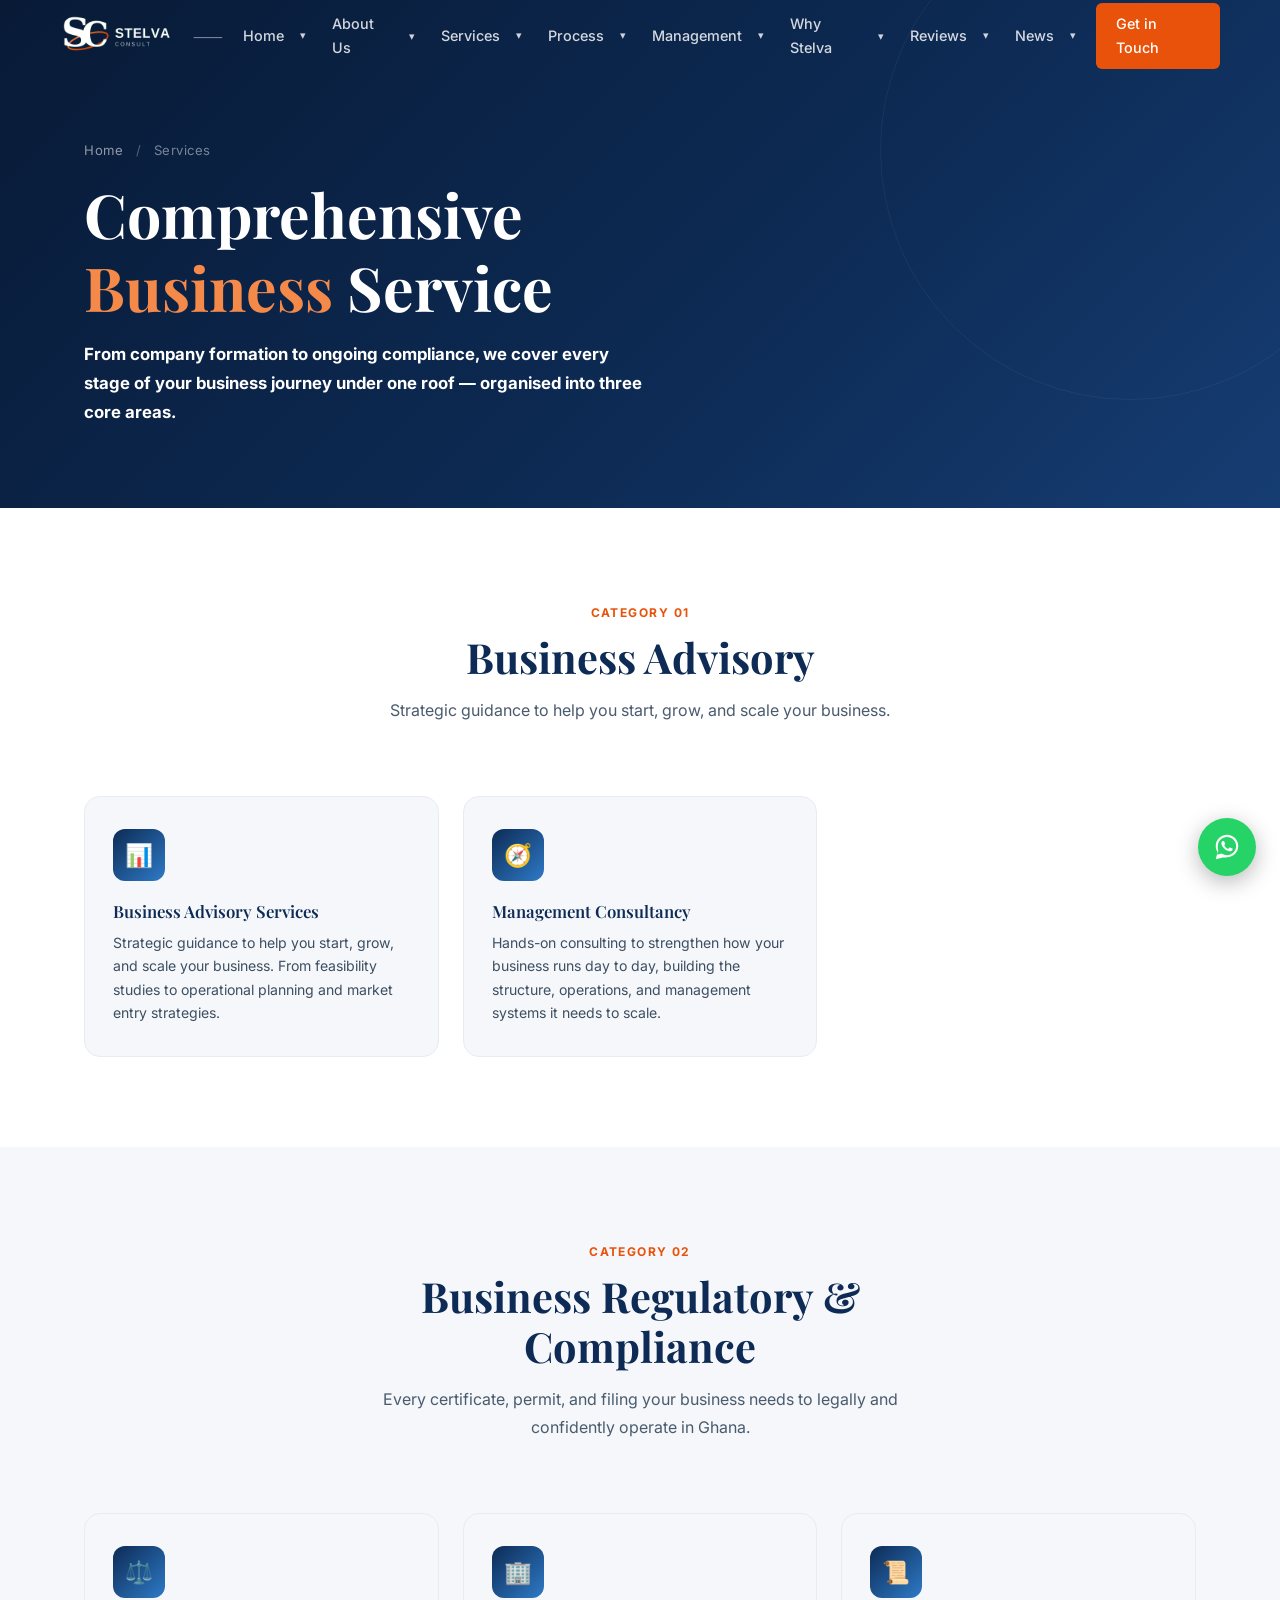
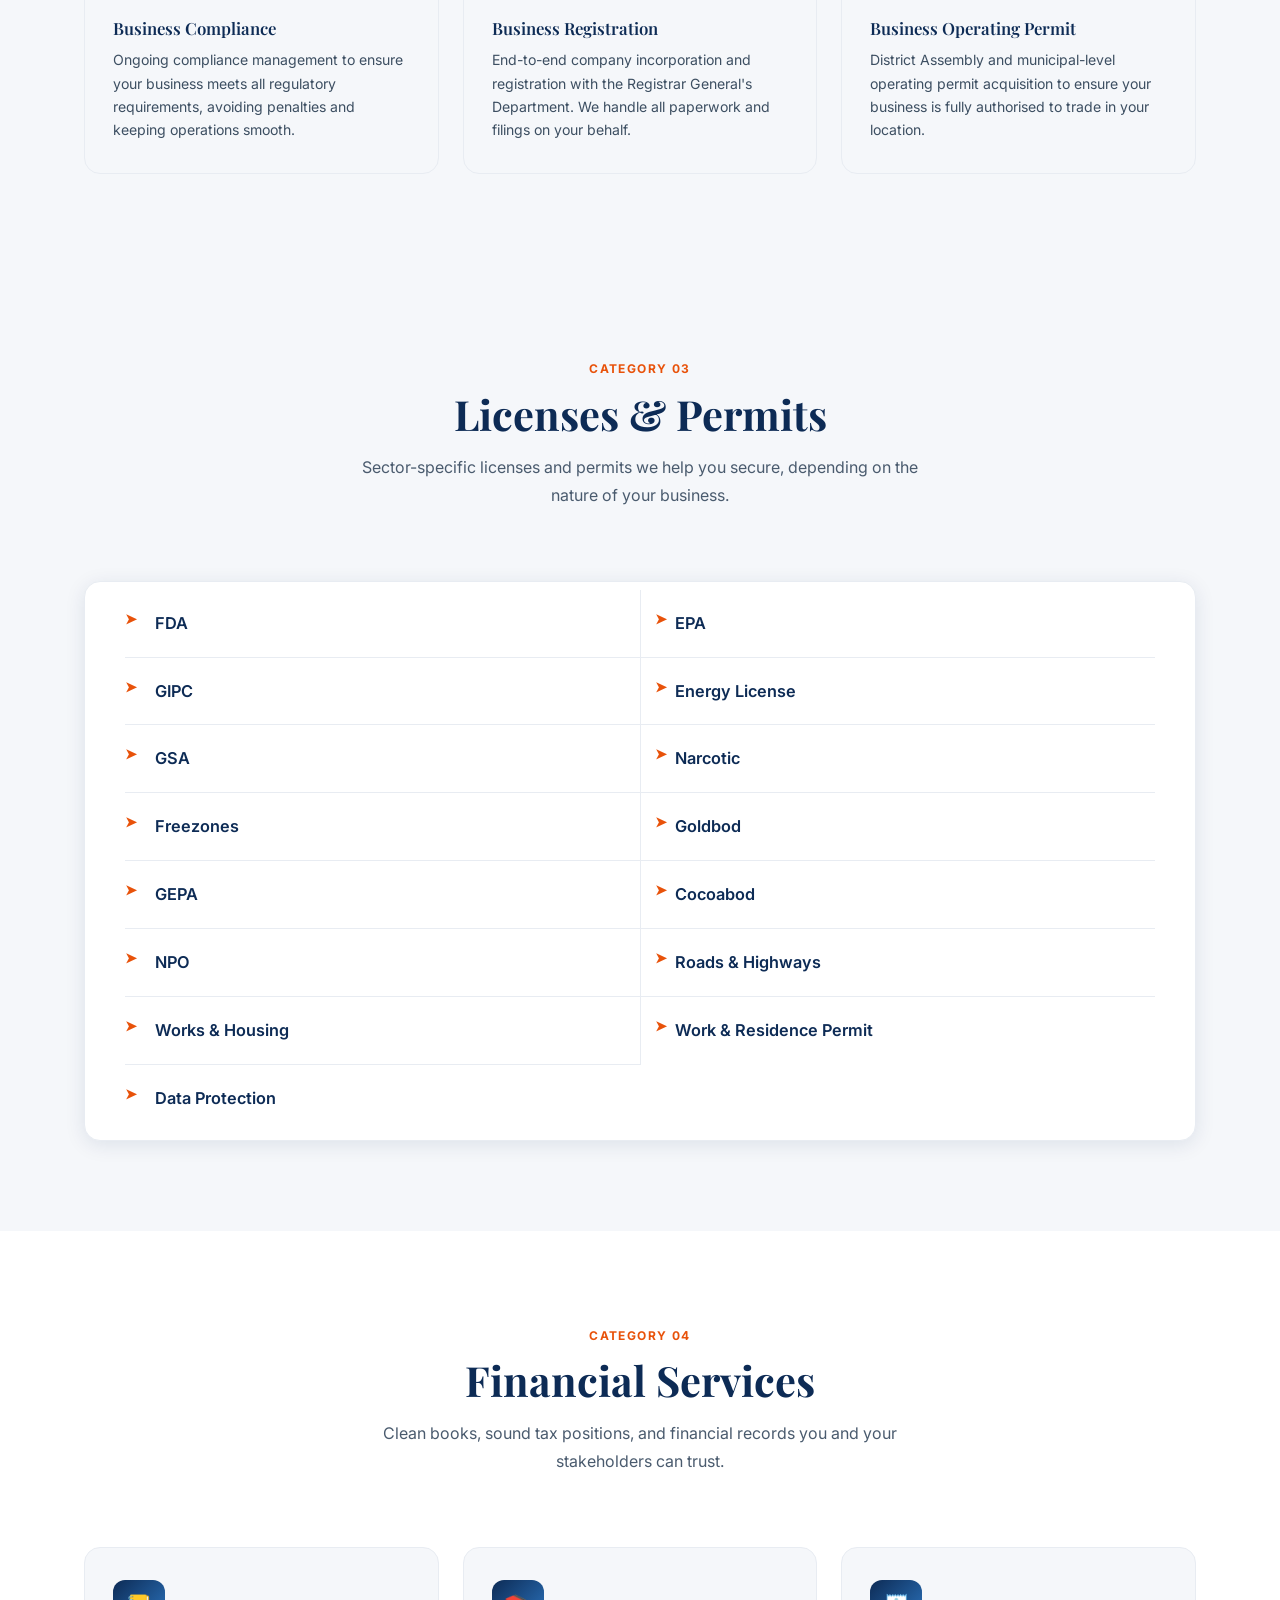
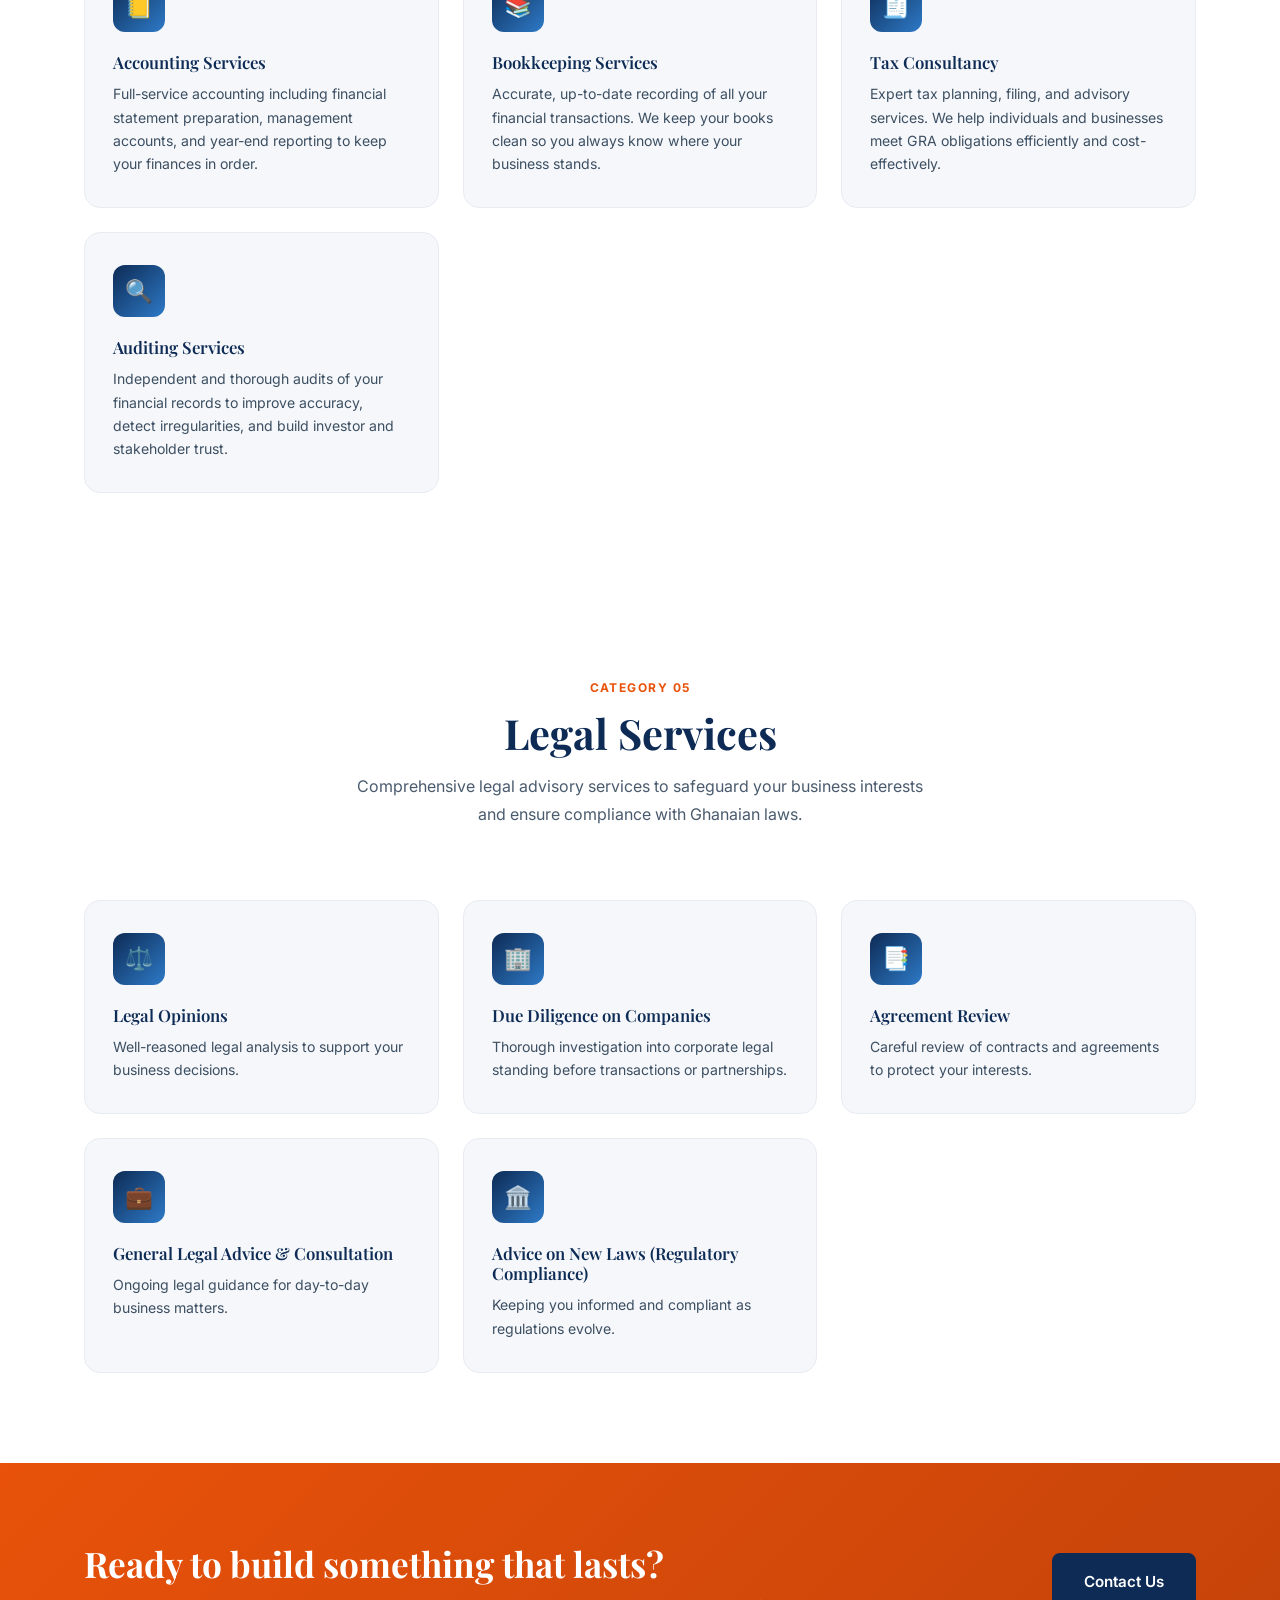
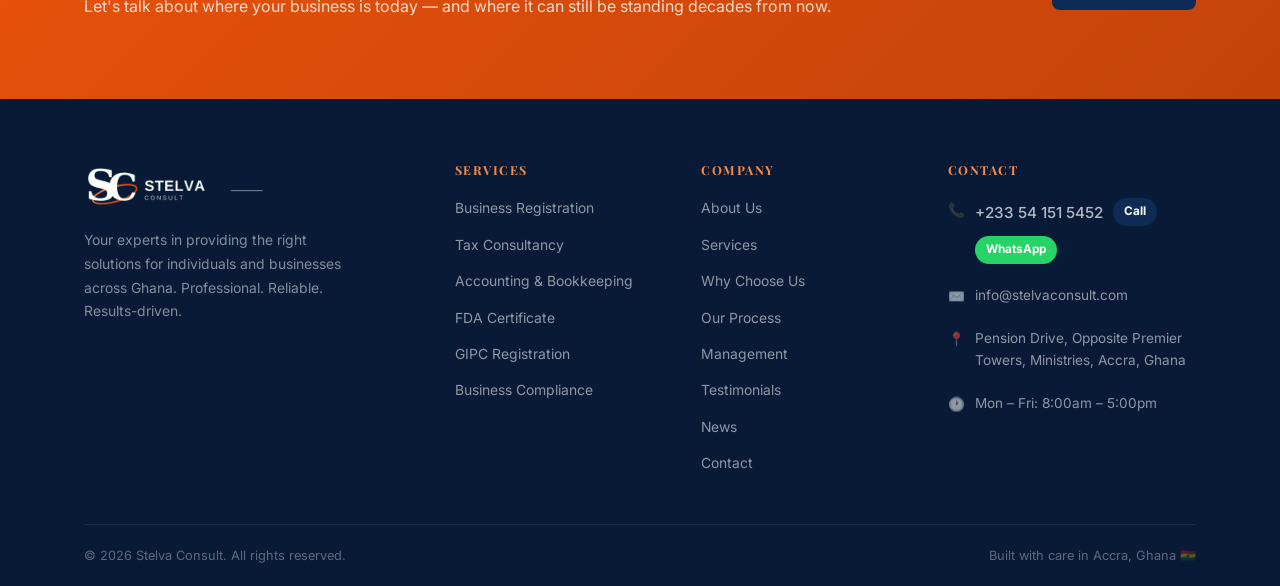
<file: services.html>
<!DOCTYPE html>
<html lang="en">
<head>
  <meta charset="UTF-8" />
  <meta name="viewport" content="width=device-width, initial-scale=1.0" />
  <meta name="description" content="Full range of Stelva Consult services — business advisory, compliance & registration, and financial services for individuals and businesses in Ghana." />
  <title>Our Services — Stelva Consult</title>
  <link rel="icon" type="image/x-icon" href="favicon.ico" />
  <link rel="icon" type="image/png" sizes="32x32" href="favicon-32.png" />
  <link rel="icon" type="image/png" sizes="16x16" href="favicon-16.png" />
  <link rel="apple-touch-icon" sizes="180x180" href="apple-touch-icon.png" />

  <!-- Fonts -->
  <link rel="preconnect" href="https://fonts.googleapis.com" />
  <link rel="preconnect" href="https://fonts.gstatic.com" crossorigin />
  <link href="https://fonts.googleapis.com/css2?family=Playfair+Display:wght@600;700&family=Inter:wght@400;500;600;700&display=swap" rel="stylesheet" />

  <!-- Styles -->
  <link rel="stylesheet" href="css/style.css" />
  <link rel="stylesheet" href="css/process.css" />
</head>
<body>

  <!-- ===================== NAVBAR ===================== -->
  <nav id="navbar">
    <div class="nav-inner">
      <a href="index.html" class="nav-logo" aria-label="Stelva Consult home">
        <img src="images/logo.png" alt="Stelva Consult" class="brand-logo" />
      </a>

      <div class="nav-links" role="navigation" aria-label="Main navigation">
        <div class="nav-item">
          <a href="index.html">Home</a>
          <button class="dropdown-toggle" aria-label="Toggle Home submenu" aria-expanded="false">&#9662;</button>
          <div class="nav-dropdown">
            <a href="index.html#hero">Overview</a>
            <a href="news.html">Latest News</a>
            <a href="contact.html">Contact Us</a>
          </div>
        </div>

        <div class="nav-item">
          <a href="about.html">About Us</a>
          <button class="dropdown-toggle" aria-label="Toggle About Us submenu" aria-expanded="false">&#9662;</button>
          <div class="nav-dropdown">
            <a href="about.html#our-story">Our Story</a>
            <a href="about.html#mission-vision">Mission &amp; Vision</a>
            <a href="about.html#core-values">Core Values</a>
          </div>
        </div>

        <div class="nav-item">
          <a href="services.html" class="active">Services</a>
          <button class="dropdown-toggle" aria-label="Toggle Services submenu" aria-expanded="false">&#9662;</button>
          <div class="nav-dropdown">
            <a href="services.html#business-advisory">Business Advisory</a>
            <a href="services.html#compliance">Business Regulatory &amp; Compliance</a>
            <a href="services.html#licenses">Licenses &amp; Permits</a>
            <a href="services.html#financial">Financial Services</a>
            <a href="services.html#legal">Legal Services</a>
          </div>
        </div>

        <div class="nav-item">
          <a href="process.html">Process</a>
          <button class="dropdown-toggle" aria-label="Toggle Process submenu" aria-expanded="false">&#9662;</button>
          <div class="nav-dropdown">
            <a href="process.html#step-consultation">Initial Consultation</a>
            <a href="process.html#step-proposal">Tailored Proposal</a>
            <a href="process.html#step-execution">Execution &amp; Delivery</a>
            <a href="process.html#step-delivery">Ongoing Support</a>
            <a href="process.html#faq">FAQs</a>
          </div>
        </div>

        <div class="nav-item">
          <a href="management.html">Management</a>
          <button class="dropdown-toggle" aria-label="Toggle Management submenu" aria-expanded="false">&#9662;</button>
          <div class="nav-dropdown">
            <a href="management.html#preko">Stephen Yaw Preko</a>
            <a href="management.html#lamptey">David Lamptey</a>
            <a href="management.html#sawyerr">Stephen Harry Sawyerr</a>
          </div>
        </div>

        <div class="nav-item">
          <a href="why-us.html">Why Stelva</a>
          <button class="dropdown-toggle" aria-label="Toggle Why Stelva submenu" aria-expanded="false">&#9662;</button>
          <div class="nav-dropdown">
            <a href="why-us.html#experts-trust">Experts You Can Trust</a>
            <a href="why-us.html#end-to-end">End-to-End Support</a>
            <a href="why-us.html#built-long-run">Built for the Long Run</a>
            <a href="why-us.html#personalized-service">Personalized Service</a>
          </div>
        </div>

        <div class="nav-item">
          <a href="testimonials.html">Reviews</a>
          <button class="dropdown-toggle" aria-label="Toggle Reviews submenu" aria-expanded="false">&#9662;</button>
          <div class="nav-dropdown">
            <a href="testimonials.html#review-hope">Hope Doagbodzi</a>
            <a href="testimonials.html#review-dugbatey">Dugbatey Teye Hoese</a>
            <a href="testimonials.html#review-foster">Foster Kwashie Kplomdo</a>
          </div>
        </div>

        <div class="nav-item">
          <a href="news.html">News</a>
          <button class="dropdown-toggle" aria-label="Toggle News submenu" aria-expanded="false">&#9662;</button>
          <div class="nav-dropdown">
            <a href="news.html#news-featured">Latest Updates</a>
            <a href="news.html#all-updates">All Updates</a>
          </div>
        </div>

        <a href="contact.html" class="nav-cta">Get in Touch</a>
      </div>

      
      <button class="hamburger" aria-label="Toggle menu" aria-expanded="false">
        <span></span><span></span><span></span>
      </button>
    </div>
  </nav>

  <!-- Mobile menu -->
  <div class="mobile-menu" role="navigation" aria-label="Mobile navigation">
    <a href="index.html">Home</a>
    <a href="about.html">About Us</a>
    <a href="services.html">Services</a>
    <a href="process.html">Process</a>
    <a href="management.html">Management</a>
    <a href="why-us.html">Why Stelva</a>
    <a href="testimonials.html">Reviews</a>
    <a href="news.html">News</a>
    <a href="contact.html" class="btn btn-primary">Get in Touch</a>
  </div>

  <!-- ===================== PAGE HERO ===================== -->
  <div class="page-hero">
    <div class="container">
      <p class="page-hero-bc">
        <a href="index.html">Home</a>
        <span>/</span>
        Services
      </p>
      <h1>Comprehensive <em>Business</em> Service</h1>
      <p><B>From company formation to ongoing compliance, we cover every stage of your business journey under one roof — organised into three core areas.</B></p>
    </div>
  </div>

  <!-- ===================== BUSINESS ADVISORY ===================== -->
  <section class="pad bg-white" id="business-advisory">
    <div class="container">
      <div class="proc-header fade-in">
        <span class="section-label">Category 01</span>
        <h2>Business Advisory</h2>
        <p>Strategic guidance to help you start, grow, and scale your business.</p>
      </div>

      <div class="services-grid">
        <div class="service-card fade-in">
          <div class="service-icon">📊</div>
          <h3>Business Advisory Services</h3>
          <p>Strategic guidance to help you start, grow, and scale your business. From feasibility studies to operational planning and market entry strategies.</p>
        </div>
        <div class="service-card fade-in" style="transition-delay:0.1s">
          <div class="service-icon">🧭</div>
          <h3>Management Consultancy</h3>
          <p>Hands-on consulting to strengthen how your business runs day to day, building the structure, operations, and management systems it needs to scale.</p>
        </div>
      </div>
    </div>
  </section>

  <!-- ===================== COMPLIANCE & REGISTRATION ===================== -->
  <section class="pad bg-off" id="compliance">
    <div class="container">
      <div class="proc-header fade-in">
        <span class="section-label">Category 02</span>
        <h2>Business Regulatory &amp; Compliance</h2>
        <p>Every certificate, permit, and filing your business needs to legally and confidently operate in Ghana.</p>
      </div>

      <div class="services-grid">
        <div class="service-card fade-in">
          <div class="service-icon">⚖️</div>
          <h3>Business Compliance</h3>
          <p>Ongoing compliance management to ensure your business meets all regulatory requirements, avoiding penalties and keeping operations smooth.</p>
        </div>
        <div class="service-card fade-in" style="transition-delay:0.08s">
          <div class="service-icon">🏢</div>
          <h3>Business Registration</h3>
          <p>End-to-end company incorporation and registration with the Registrar General's Department. We handle all paperwork and filings on your behalf.</p>
        </div>
        <div class="service-card fade-in" style="transition-delay:0.16s">
          <div class="service-icon">📜</div>
          <h3>Business Operating Permit</h3>
          <p>District Assembly and municipal-level operating permit acquisition to ensure your business is fully authorised to trade in your location.</p>
        </div>
      </div>
    </div>
  </section>

  <!-- ===================== LICENSES & PERMITS ===================== -->
  <section class="pad bg-off" id="licenses">
    <div class="container">
      <div class="proc-header fade-in">
        <span class="section-label">Category 03</span>
        <h2>Licenses &amp; Permits</h2>
        <p>Sector-specific licenses and permits we help you secure, depending on the nature of your business.</p>
      </div>

      <div class="license-panel fade-in">
        <ul class="license-list">
          <li>FDA</li>
          <li>EPA</li>
          <li>GIPC</li>
          <li>Energy License</li>
          <li>GSA</li>
          <li>Narcotic</li>
          <li>Freezones</li>
          <li>Goldbod</li>
          <li>GEPA</li>
          <li>Cocoabod</li>
          <li>NPO</li>
          <li>Roads &amp; Highways</li>
          <li>Works &amp; Housing</li>
          <li>Work &amp; Residence Permit</li>
          <li>Data Protection</li>
        </ul>
      </div>
    </div>
  </section>

  <!-- ===================== FINANCIAL SERVICES ===================== -->
  <section class="pad bg-white" id="financial">
    <div class="container">
      <div class="proc-header fade-in">
        <span class="section-label">Category 04</span>
        <h2>Financial Services</h2>
        <p>Clean books, sound tax positions, and financial records you and your stakeholders can trust.</p>
      </div>

      <div class="services-grid">
        <div class="service-card fade-in">
          <div class="service-icon">📒</div>
          <h3>Accounting Services</h3>
          <p>Full-service accounting including financial statement preparation, management accounts, and year-end reporting to keep your finances in order.</p>
        </div>
        <div class="service-card fade-in" style="transition-delay:0.08s">
          <div class="service-icon">📚</div>
          <h3>Bookkeeping Services</h3>
          <p>Accurate, up-to-date recording of all your financial transactions. We keep your books clean so you always know where your business stands.</p>
        </div>
        <div class="service-card fade-in" style="transition-delay:0.16s">
          <div class="service-icon">🧾</div>
          <h3>Tax Consultancy</h3>
          <p>Expert tax planning, filing, and advisory services. We help individuals and businesses meet GRA obligations efficiently and cost-effectively.</p>
        </div>
        <div class="service-card fade-in" style="transition-delay:0.24s">
          <div class="service-icon">🔍</div>
          <h3>Auditing Services</h3>
          <p>Independent and thorough audits of your financial records to improve accuracy, detect irregularities, and build investor and stakeholder trust.</p>
        </div>
      </div>
    </div>
  </section>
  <!-- ===================== LEGAL SERVICES ===================== -->
  <section class="pad bg-white" id="legal">
    <div class="container">
      <div class="proc-header fade-in">
        <span class="section-label">Category 05</span>
        <h2>Legal Services</h2>
        <p>Comprehensive legal advisory services to safeguard your business interests and ensure compliance with Ghanaian laws.</p>
      </div>

      <div class="services-grid">

        <div class="service-card fade-in">
          <div class="service-icon">⚖️</div>
          <h3>Legal Opinions</h3>
          <p>Well-reasoned legal analysis to support your business decisions.</p>
        </div>

        <div class="service-card fade-in" style="transition-delay:0.08s">
          <div class="service-icon">🏢</div>
          <h3>Due Diligence on Companies</h3>
          <p>Thorough investigation into corporate legal standing before transactions or partnerships.</p>
        </div>

        <div class="service-card fade-in" style="transition-delay:0.16s">
          <div class="service-icon">📑</div>
          <h3>Agreement Review</h3>
          <p>Careful review of contracts and agreements to protect your interests.</p>
        </div>

        <div class="service-card fade-in" style="transition-delay:0.24s">
          <div class="service-icon">💼</div>
          <h3>General Legal Advice &amp; Consultation</h3>
          <p>Ongoing legal guidance for day-to-day business matters.</p>
        </div>

        <div class="service-card fade-in" style="transition-delay:0.32s">
          <div class="service-icon">🏛️</div>
          <h3>Advice on New Laws (Regulatory Compliance)</h3>
          <p>Keeping you informed and compliant as regulations evolve.</p>
        </div>

      </div>
    </div>
  </section>

  <!-- ===================== CTA BANNER ===================== -->
  <div id="cta-banner">
    <div class="container">
      <div class="cta-inner fade-in">
        <div class="cta-text">
          <h2>Ready to build something that lasts?</h2>
          <p>Let's talk about where your business is today — and where it can still be standing decades from now.</p>
        </div>
        <div class="cta-actions">
          <a href="contact.html" class="btn btn-navy">Contact Us</a>
        </div>
      </div>
    </div>
  </div>

  <!-- ===================== FOOTER ===================== -->
  <footer>
    <div class="container">
      <div class="footer-grid">

        <!-- Brand -->
        <div class="footer-brand">
          <div class="nav-logo">
            <img src="images/logo.png" alt="Stelva Consult" class="brand-logo" />
          </div>
          <p>Your experts in providing the right solutions for individuals and businesses across Ghana. Professional. Reliable. Results-driven.</p>
        </div>

        <!-- Services -->
        <div class="footer-col">
          <h4>Services</h4>
          <ul>
            <li><a href="services.html">Business Registration</a></li>
            <li><a href="services.html">Tax Consultancy</a></li>
            <li><a href="services.html">Accounting &amp; Bookkeeping</a></li>
            <li><a href="services.html">FDA Certificate</a></li>
            <li><a href="services.html">GIPC Registration</a></li>
            <li><a href="services.html">Business Compliance</a></li>
          </ul>
        </div>

        <!-- Navigation -->
        <div class="footer-col">
          <h4>Company</h4>
          <ul>
            <li><a href="about.html">About Us</a></li>
            <li><a href="services.html">Services</a></li>
            <li><a href="why-us.html">Why Choose Us</a></li>
            <li><a href="process.html">Our Process</a></li>
            <li><a href="management.html">Management</a></li>
            <li><a href="testimonials.html">Testimonials</a></li>
            <li><a href="news.html">News</a></li>
            <li><a href="contact.html">Contact</a></li>
          </ul>
        </div>

        <!-- Contact -->
        <div class="footer-col">
          <h4>Contact</h4>
          <div class="footer-contact-item">
            <span>📞</span>
            <div class="contact-phone-block">
              <div class="phone-line">
                <span>+233 54 151 5452</span>
                <a class="call-link" href="tel:+233541515452" aria-label="Call +233 54 151 5452">Call</a>
                <a class="wa-link" href="https://wa.me/233541515452" target="_blank" rel="noopener noreferrer" aria-label="WhatsApp +233 54 151 5452">WhatsApp</a>
              </div>
            </div>
          </div>
          <a class="footer-contact-item" href="mailto:stelvaconsult@gmail.com" aria-label="Email us">
            <span>✉️</span>
            <span>info@stelvaconsult.com</span>
          </a>
          <a class="footer-contact-item" href="https://maps.app.goo.gl/4oCT2Y3pXH24uhpu9?g_st=ac" target="_blank" rel="noopener noreferrer" aria-label="Open in Google Maps">
    <span>📍</span>
    <span>Pension Drive, Opposite Premier Towers, Ministries, Accra, Ghana</span>
</a>
          <div class="footer-contact-item">
            <span>🕐</span>
            <span>Mon – Fri: 8:00am – 5:00pm</span>
          </div>
        </div>

      </div>

      <div class="footer-bottom">
        <span>© <span id="year"></span> Stelva Consult. All rights reserved.</span>
        <span>Built with care in Accra, Ghana 🇬🇭</span>
      </div>
    </div>
  </footer>

  <!-- Scroll to top -->
  <button id="scroll-top" aria-label="Scroll to top">↑</button>

  <!-- Floating WhatsApp -->
  <a href="https://wa.me/233541515452?text=Hello%20Stelva%20Consult%2C%20I%27d%20like%20to%20get%20in%20touch." class="whatsapp-float" target="_blank" rel="noopener noreferrer" aria-label="Chat with us on WhatsApp">
    <svg viewBox="0 0 32 32" fill="white" xmlns="http://www.w3.org/2000/svg"><path d="M16.001 3C9.373 3 4 8.373 4 15c0 2.386.703 4.612 1.917 6.481L4 29l7.72-1.877A11.94 11.94 0 0016.001 27C22.628 27 28 21.627 28 15S22.628 3 16.001 3zm0 21.75c-1.96 0-3.822-.518-5.434-1.489l-.39-.232-4.594 1.117 1.226-4.463-.254-.406A9.71 9.71 0 016.25 15c0-5.385 4.366-9.75 9.751-9.75S25.75 9.615 25.75 15 21.386 24.75 16.001 24.75zm5.361-7.297c-.294-.147-1.74-.858-2.01-.956-.27-.099-.467-.147-.663.147-.196.294-.76.956-.933 1.152-.172.196-.343.221-.637.074-.294-.147-1.243-.458-2.367-1.461-.875-.78-1.466-1.744-1.638-2.038-.172-.294-.018-.453.129-.6.132-.132.294-.343.441-.515.147-.172.196-.294.294-.49.098-.196.049-.368-.025-.515-.074-.147-.663-1.6-.909-2.192-.24-.577-.484-.499-.663-.508l-.564-.01c-.196 0-.515.074-.784.368-.27.294-1.03 1.006-1.03 2.453 0 1.447 1.055 2.846 1.201 3.043.147.196 2.077 3.172 5.032 4.448.703.303 1.251.484 1.679.62.706.225 1.348.193 1.856.117.566-.085 1.74-.712 1.985-1.4.245-.688.245-1.278.172-1.4-.074-.123-.27-.196-.564-.343z"/></svg>
  </a>

  <!-- Scripts -->
  <script src="js/main.js"></script>
</body>
</html>
</file>
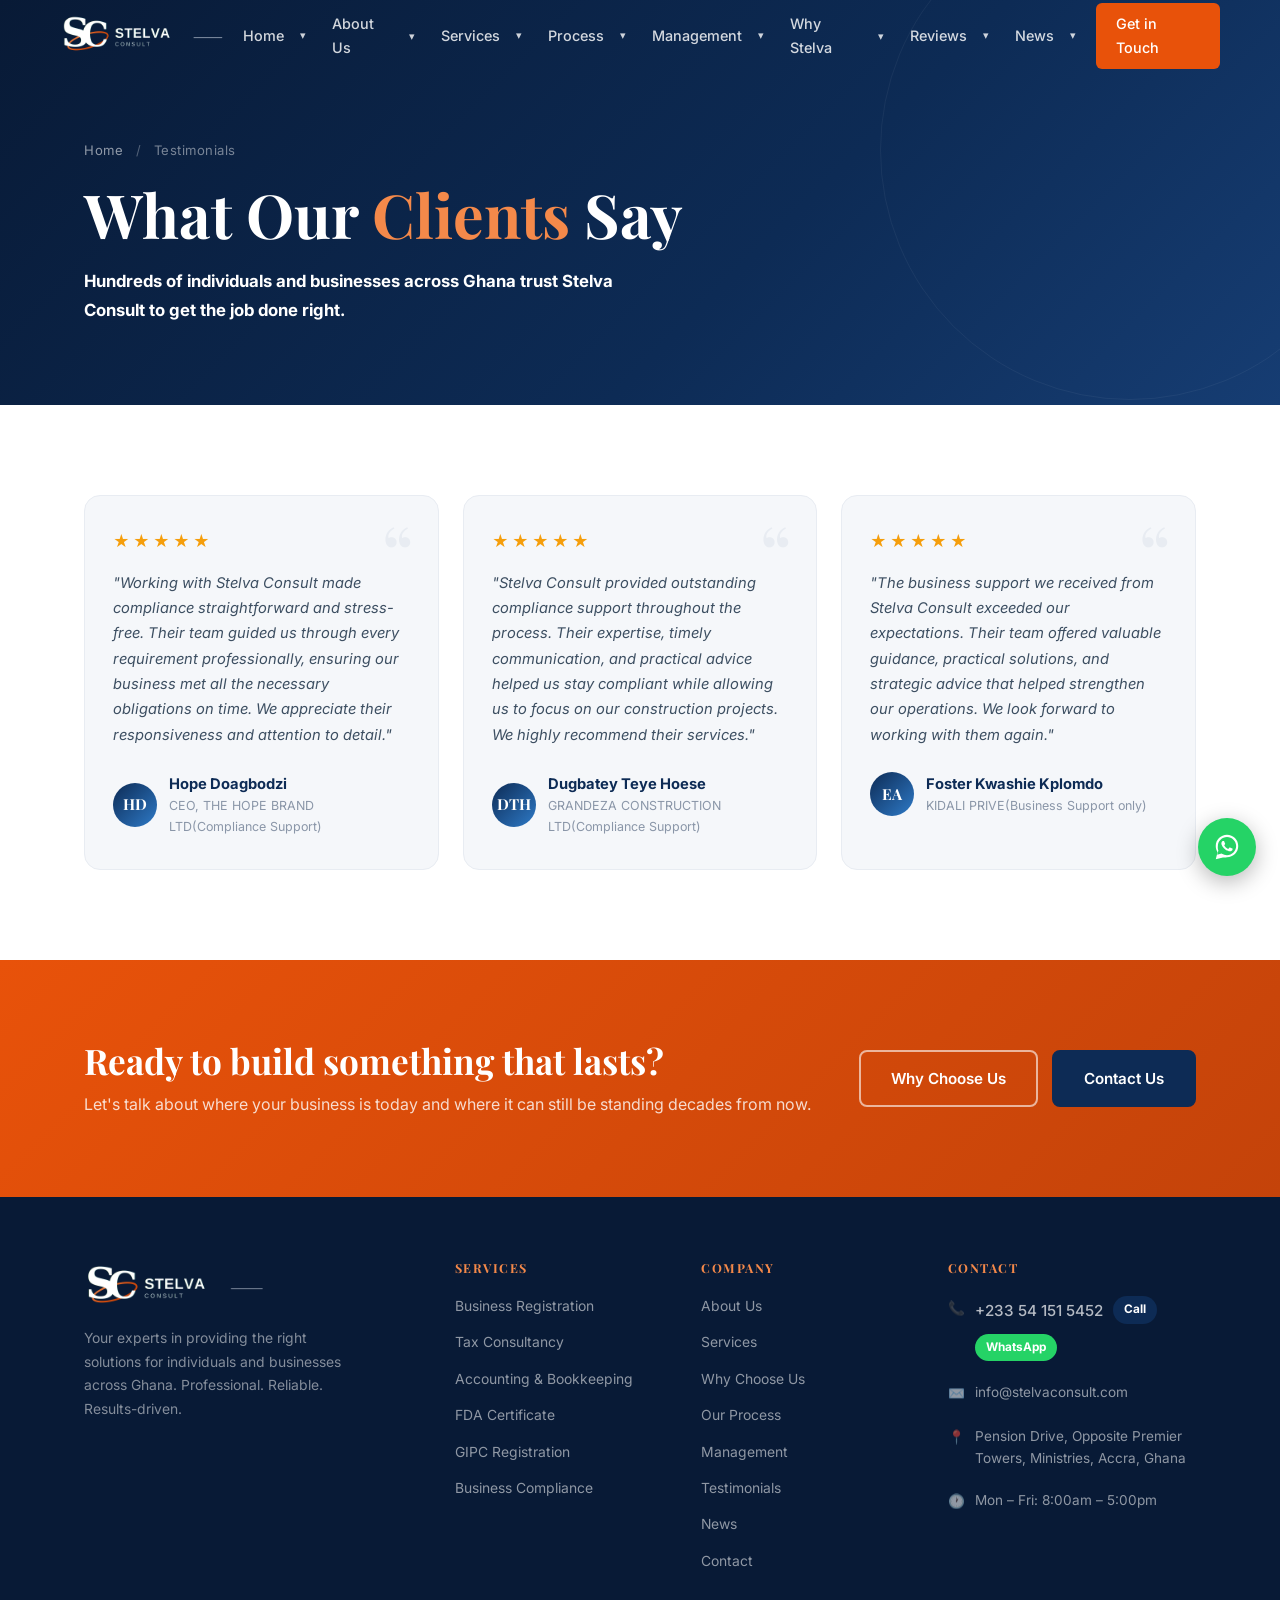
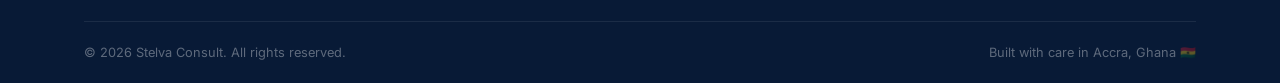
<file: testimonials.html>
<!DOCTYPE html>
<html lang="en">
<head>
  <meta charset="UTF-8" />
  <meta name="viewport" content="width=device-width, initial-scale=1.0" />
  <meta name="description" content="Read what clients say about Stelva Consult — real stories from individuals and businesses we've helped register, comply, and grow across Ghana." />
  <title>Client Reviews — Stelva Consult</title>
  <link rel="icon" type="image/x-icon" href="favicon.ico" />
  <link rel="icon" type="image/png" sizes="32x32" href="favicon-32.png" />
  <link rel="icon" type="image/png" sizes="16x16" href="favicon-16.png" />
  <link rel="apple-touch-icon" sizes="180x180" href="apple-touch-icon.png" />

  <!-- Fonts -->
  <link rel="preconnect" href="https://fonts.googleapis.com" />
  <link rel="preconnect" href="https://fonts.gstatic.com" crossorigin />
  <link href="https://fonts.googleapis.com/css2?family=Playfair+Display:wght@600;700&family=Inter:wght@400;500;600;700&display=swap" rel="stylesheet" />

  <!-- Styles -->
  <link rel="stylesheet" href="css/style.css" />
  <link rel="stylesheet" href="css/process.css" />
</head>
<body>

  <!-- ===================== NAVBAR ===================== -->
  <nav id="navbar">
    <div class="nav-inner">
      <a href="index.html" class="nav-logo" aria-label="Stelva Consult home">
        <img src="images/logo.png" alt="Stelva Consult" class="brand-logo" />
      </a>

      <div class="nav-links" role="navigation" aria-label="Main navigation">
        <div class="nav-item">
          <a href="index.html">Home</a>
          <button class="dropdown-toggle" aria-label="Toggle Home submenu" aria-expanded="false">&#9662;</button>
          <div class="nav-dropdown">
            <a href="index.html#hero">Overview</a>
            <a href="news.html">Latest News</a>
            <a href="contact.html">Contact Us</a>
          </div>
        </div>

        <div class="nav-item">
          <a href="about.html">About Us</a>
          <button class="dropdown-toggle" aria-label="Toggle About Us submenu" aria-expanded="false">&#9662;</button>
          <div class="nav-dropdown">
            <a href="about.html#our-story">Our Story</a>
            <a href="about.html#mission-vision">Mission &amp; Vision</a>
            <a href="about.html#core-values">Core Values</a>
          </div>
        </div>

        <div class="nav-item">
          <a href="services.html">Services</a>
          <button class="dropdown-toggle" aria-label="Toggle Services submenu" aria-expanded="false">&#9662;</button>
          <div class="nav-dropdown">
            <a href="services.html#business-advisory">Business Advisory</a>
            <a href="services.html#compliance">Business Regulatory &amp; Compliance</a>
            <a href="services.html#licenses">Licenses &amp; Permits</a>
            <a href="services.html#financial">Financial Services</a>
            <a href="services.html#legal">Legal Services</a>
          </div>
        </div>

        <div class="nav-item">
          <a href="process.html">Process</a>
          <button class="dropdown-toggle" aria-label="Toggle Process submenu" aria-expanded="false">&#9662;</button>
          <div class="nav-dropdown">
            <a href="process.html#step-consultation">Initial Consultation</a>
            <a href="process.html#step-proposal">Tailored Proposal</a>
            <a href="process.html#step-execution">Execution &amp; Delivery</a>
            <a href="process.html#step-delivery">Ongoing Support</a>
            <a href="process.html#faq">FAQs</a>
          </div>
        </div>

        <div class="nav-item">
          <a href="management.html">Management</a>
          <button class="dropdown-toggle" aria-label="Toggle Management submenu" aria-expanded="false">&#9662;</button>
          <div class="nav-dropdown">
            <a href="management.html#preko">Stephen Yaw Preko</a>
            <a href="management.html#lamptey">David Lamptey</a>
            <a href="management.html#sawyerr">Stephen Harry Sawyerr</a>
          </div>
        </div>

        <div class="nav-item">
          <a href="why-us.html">Why Stelva</a>
          <button class="dropdown-toggle" aria-label="Toggle Why Stelva submenu" aria-expanded="false">&#9662;</button>
          <div class="nav-dropdown">
            <a href="why-us.html#experts-trust">Experts You Can Trust</a>
            <a href="why-us.html#end-to-end">End-to-End Support</a>
            <a href="why-us.html#built-long-run">Built for the Long Run</a>
            <a href="why-us.html#personalized-service">Personalized Service</a>
          </div>
        </div>

        <div class="nav-item">
          <a href="testimonials.html" class="active">Reviews</a>
          <button class="dropdown-toggle" aria-label="Toggle Reviews submenu" aria-expanded="false">&#9662;</button>
          <div class="nav-dropdown">
            <a href="testimonials.html#review-hope">Hope Doagbodzi</a>
            <a href="testimonials.html#review-dugbatey">Dugbatey Teye Hoese</a>
            <a href="testimonials.html#review-foster">Foster Kwashie Kplomdo</a>
          </div>
        </div>

        <div class="nav-item">
          <a href="news.html">News</a>
          <button class="dropdown-toggle" aria-label="Toggle News submenu" aria-expanded="false">&#9662;</button>
          <div class="nav-dropdown">
            <a href="news.html#news-featured">Latest Updates</a>
            <a href="news.html#all-updates">All Updates</a>
          </div>
        </div>

        <a href="contact.html" class="nav-cta">Get in Touch</a>
      </div>

      
      <button class="hamburger" aria-label="Toggle menu" aria-expanded="false">
        <span></span><span></span><span></span>
      </button>
    </div>
  </nav>

  <!-- Mobile menu -->
  <div class="mobile-menu" role="navigation" aria-label="Mobile navigation">
    <a href="index.html">Home</a>
    <a href="about.html">About Us</a>
    <a href="services.html">Services</a>
    <a href="process.html">Process</a>
    <a href="management.html">Management</a>
    <a href="why-us.html">Why Stelva</a>
    <a href="testimonials.html">Reviews</a>
    <a href="news.html">News</a>
    <a href="contact.html" class="btn btn-primary">Get in Touch</a>
  </div>

  <!-- ===================== PAGE HERO ===================== -->
  <div class="page-hero">
    <div class="container">
      <p class="page-hero-bc">
        <a href="index.html">Home</a>
        <span>/</span>
        Testimonials
      </p>
      <h1>What Our <em>Clients</em> Say</h1>
      <p><B>Hundreds of individuals and businesses across Ghana trust Stelva Consult to get the job done right.</B></p>
    </div>
  </div>

  <!-- ===================== TESTIMONIALS ===================== -->
  <section id="testimonials" class="pad bg-white">
    <div class="container">
      <div class="testimonials-track">

        <div class="testimonial-card fade-in" id="review-hope">
          <div class="testimonial-stars">
            <span>★</span><span>★</span><span>★</span><span>★</span><span>★</span>
          </div>
          <p class="testimonial-text">"Working with Stelva Consult made compliance straightforward and stress-free. Their team guided us through every requirement professionally, ensuring our business met all the necessary obligations on time. We appreciate their responsiveness and attention to detail."</p>
          <div class="testimonial-author">
            <div class="author-avatar">HD</div>
            <div>
              <div class="author-name">Hope Doagbodzi</div>
              <div class="author-role">CEO, THE HOPE BRAND LTD(Compliance Support)</div>
            </div>
          </div>
        </div>

        <div class="testimonial-card fade-in" id="review-dugbatey" style="transition-delay:0.1s">
          <div class="testimonial-stars">
            <span>★</span><span>★</span><span>★</span><span>★</span><span>★</span>
          </div>
          <p class="testimonial-text">"Stelva Consult provided outstanding compliance support throughout the process. Their expertise, timely communication, and practical advice helped us stay compliant while allowing us to focus on our construction projects. We highly recommend their services."</p>
          <div class="testimonial-author">
            <div class="author-avatar">DTH</div>
            <div>
              <div class="author-name">Dugbatey Teye Hoese</div>
              <div class="author-role">GRANDEZA CONSTRUCTION LTD(Compliance Support)</div>
            </div>
          </div>
        </div>

        <div class="testimonial-card fade-in" id="review-foster" style="transition-delay:0.2s">
          <div class="testimonial-stars">
            <span>★</span><span>★</span><span>★</span><span>★</span><span>★</span>
          </div>
          <p class="testimonial-text">"The business support we received from Stelva Consult exceeded our expectations. Their team offered valuable guidance, practical solutions, and strategic advice that helped strengthen our operations. We look forward to working with them again."</p>
          <div class="testimonial-author">
            <div class="author-avatar">EA</div>
            <div>
              <div class="author-name">Foster Kwashie Kplomdo</div>
              <div class="author-role">KIDALI PRIVE(Business Support only)</div>
            </div>
          </div>
        </div>

      </div>
    </div>
  </section>

  <!-- ===================== CTA BANNER ===================== -->
  <div id="cta-banner">
    <div class="container">
      <div class="cta-inner fade-in">
        <div class="cta-text">
          <h2>Ready to build something that lasts?</h2>
          <p>Let's talk about where your business is today and where it can still be standing decades from now.</p>
        </div>
        <div class="cta-actions">
          <a href="why-us.html" class="btn btn-outline">Why Choose Us</a>
          <a href="contact.html" class="btn btn-navy">Contact Us</a>
        </div>
      </div>
    </div>
  </div>

  <!-- ===================== FOOTER ===================== -->
  <footer>
    <div class="container">
      <div class="footer-grid">

        <!-- Brand -->
        <div class="footer-brand">
          <div class="nav-logo">
            <img src="images/logo.png" alt="Stelva Consult" class="brand-logo" />
          </div>
          <p>Your experts in providing the right solutions for individuals and businesses across Ghana. Professional. Reliable. Results-driven.</p>
        </div>

        <!-- Services -->
        <div class="footer-col">
          <h4>Services</h4>
          <ul>
            <li><a href="services.html">Business Registration</a></li>
            <li><a href="services.html">Tax Consultancy</a></li>
            <li><a href="services.html">Accounting &amp; Bookkeeping</a></li>
            <li><a href="services.html">FDA Certificate</a></li>
            <li><a href="services.html">GIPC Registration</a></li>
            <li><a href="services.html">Business Compliance</a></li>
          </ul>
        </div>

        <!-- Navigation -->
        <div class="footer-col">
          <h4>Company</h4>
          <ul>
            <li><a href="about.html">About Us</a></li>
            <li><a href="services.html">Services</a></li>
            <li><a href="why-us.html">Why Choose Us</a></li>
            <li><a href="process.html">Our Process</a></li>
            <li><a href="management.html">Management</a></li>
            <li><a href="testimonials.html">Testimonials</a></li>
            <li><a href="news.html">News</a></li>
            <li><a href="contact.html">Contact</a></li>
          </ul>
        </div>

        <!-- Contact -->
        <div class="footer-col">
          <h4>Contact</h4>
          <div class="footer-contact-item">
            <span>📞</span>
            <div class="contact-phone-block">
              <div class="phone-line">
                <span>+233 54 151 5452</span>
                <a class="call-link" href="tel:+233541515452" aria-label="Call +233 54 151 5452">Call</a>
                <a class="wa-link" href="https://wa.me/233541515452" target="_blank" rel="noopener noreferrer" aria-label="WhatsApp +233 54 151 5452">WhatsApp</a>
              </div>
            </div>
          </div>
          <a class="footer-contact-item" href="mailto:stelvaconsult@gmail.com" aria-label="Email us">
            <span>✉️</span>
            <span>info@stelvaconsult.com</span>
          </a>
          <a class="footer-contact-item" href="https://maps.app.goo.gl/4oCT2Y3pXH24uhpu9?g_st=ac" target="_blank" rel="noopener noreferrer" aria-label="Open in Google Maps">
    <span>📍</span>
    <span>Pension Drive, Opposite Premier Towers, Ministries, Accra, Ghana</span>
</a>
          <div class="footer-contact-item">
            <span>🕐</span>
            <span>Mon – Fri: 8:00am – 5:00pm</span>
          </div>
        </div>

      </div>

      <div class="footer-bottom">
        <span>© <span id="year"></span> Stelva Consult. All rights reserved.</span>
        <span>Built with care in Accra, Ghana 🇬🇭</span>
      </div>
    </div>
  </footer>

  <!-- Scroll to top -->
  <button id="scroll-top" aria-label="Scroll to top">↑</button>

  <!-- Floating WhatsApp -->
  <a href="https://wa.me/233541515452?text=Hello%20Stelva%20Consult%2C%20I%27d%20like%20to%20get%20in%20touch." class="whatsapp-float" target="_blank" rel="noopener noreferrer" aria-label="Chat with us on WhatsApp">
    <svg viewBox="0 0 32 32" fill="white" xmlns="http://www.w3.org/2000/svg"><path d="M16.001 3C9.373 3 4 8.373 4 15c0 2.386.703 4.612 1.917 6.481L4 29l7.72-1.877A11.94 11.94 0 0016.001 27C22.628 27 28 21.627 28 15S22.628 3 16.001 3zm0 21.75c-1.96 0-3.822-.518-5.434-1.489l-.39-.232-4.594 1.117 1.226-4.463-.254-.406A9.71 9.71 0 016.25 15c0-5.385 4.366-9.75 9.751-9.75S25.75 9.615 25.75 15 21.386 24.75 16.001 24.75zm5.361-7.297c-.294-.147-1.74-.858-2.01-.956-.27-.099-.467-.147-.663.147-.196.294-.76.956-.933 1.152-.172.196-.343.221-.637.074-.294-.147-1.243-.458-2.367-1.461-.875-.78-1.466-1.744-1.638-2.038-.172-.294-.018-.453.129-.6.132-.132.294-.343.441-.515.147-.172.196-.294.294-.49.098-.196.049-.368-.025-.515-.074-.147-.663-1.6-.909-2.192-.24-.577-.484-.499-.663-.508l-.564-.01c-.196 0-.515.074-.784.368-.27.294-1.03 1.006-1.03 2.453 0 1.447 1.055 2.846 1.201 3.043.147.196 2.077 3.172 5.032 4.448.703.303 1.251.484 1.679.62.706.225 1.348.193 1.856.117.566-.085 1.74-.712 1.985-1.4.245-.688.245-1.278.172-1.4-.074-.123-.27-.196-.564-.343z"/></svg>
  </a>

  <!-- Scripts -->
  <script src="js/main.js"></script>
</body>
</html>
</file>
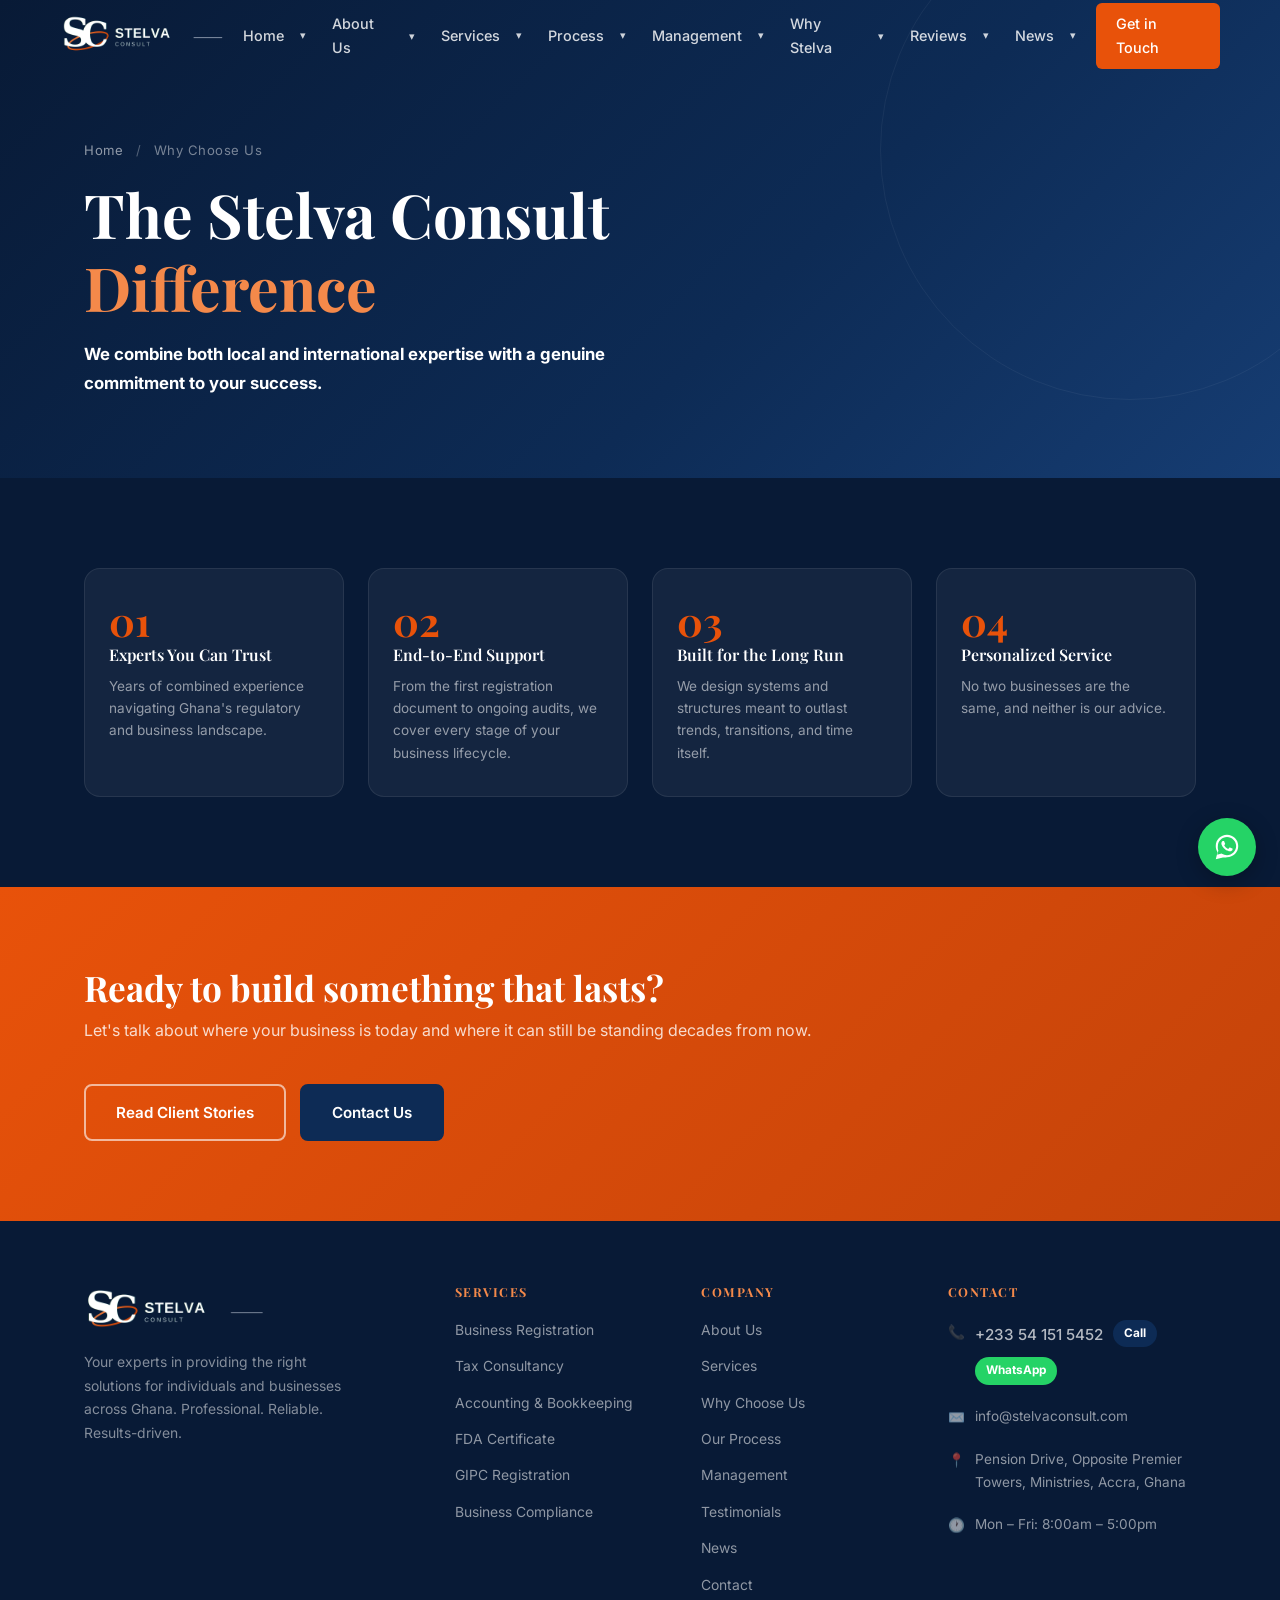
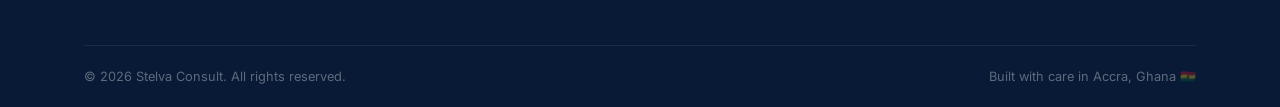
<file: why-us.html>
<!DOCTYPE html>
<html lang="en">
<head>
  <meta charset="UTF-8" />
  <meta name="viewport" content="width=device-width, initial-scale=1.0" />
  <meta name="description" content="Why choose Stelva Consult — trusted expertise, end-to-end support, durable systems, and personalized service for individuals and businesses in Ghana." />
  <title>Why Choose Us — Stelva Consult</title>
  <link rel="icon" type="image/x-icon" href="favicon.ico" />
  <link rel="icon" type="image/png" sizes="32x32" href="favicon-32.png" />
  <link rel="icon" type="image/png" sizes="16x16" href="favicon-16.png" />
  <link rel="apple-touch-icon" sizes="180x180" href="apple-touch-icon.png" />

  <!-- Fonts -->
  <link rel="preconnect" href="https://fonts.googleapis.com" />
  <link rel="preconnect" href="https://fonts.gstatic.com" crossorigin />
  <link href="https://fonts.googleapis.com/css2?family=Playfair+Display:wght@600;700&family=Inter:wght@400;500;600;700&display=swap" rel="stylesheet" />

  <!-- Styles -->
  <link rel="stylesheet" href="css/style.css" />
  <link rel="stylesheet" href="css/process.css" />
</head>
<body>

  <!-- ===================== NAVBAR ===================== -->
  <nav id="navbar">
    <div class="nav-inner">
      <a href="index.html" class="nav-logo" aria-label="Stelva Consult home">
        <img src="images/logo.png" alt="Stelva Consult" class="brand-logo" />
      </a>

      <div class="nav-links" role="navigation" aria-label="Main navigation">
        <div class="nav-item">
          <a href="index.html">Home</a>
          <button class="dropdown-toggle" aria-label="Toggle Home submenu" aria-expanded="false">&#9662;</button>
          <div class="nav-dropdown">
            <a href="index.html#hero">Overview</a>
            <a href="news.html">Latest News</a>
            <a href="contact.html">Contact Us</a>
          </div>
        </div>

        <div class="nav-item">
          <a href="about.html">About Us</a>
          <button class="dropdown-toggle" aria-label="Toggle About Us submenu" aria-expanded="false">&#9662;</button>
          <div class="nav-dropdown">
            <a href="about.html#our-story">Our Story</a>
            <a href="about.html#mission-vision">Mission &amp; Vision</a>
            <a href="about.html#core-values">Core Values</a>
          </div>
        </div>

        <div class="nav-item">
          <a href="services.html">Services</a>
          <button class="dropdown-toggle" aria-label="Toggle Services submenu" aria-expanded="false">&#9662;</button>
          <div class="nav-dropdown">
            <a href="services.html#business-advisory">Business Advisory</a>
            <a href="services.html#compliance">Business Regulatory &amp; Compliance</a>
            <a href="services.html#licenses">Licenses &amp; Permits</a>
            <a href="services.html#financial">Financial Services</a>
            <a href="services.html#legal">Legal Services</a>
          </div>
        </div>

        <div class="nav-item">
          <a href="process.html">Process</a>
          <button class="dropdown-toggle" aria-label="Toggle Process submenu" aria-expanded="false">&#9662;</button>
          <div class="nav-dropdown">
            <a href="process.html#step-consultation">Initial Consultation</a>
            <a href="process.html#step-proposal">Tailored Proposal</a>
            <a href="process.html#step-execution">Execution &amp; Delivery</a>
            <a href="process.html#step-delivery">Ongoing Support</a>
            <a href="process.html#faq">FAQs</a>
          </div>
        </div>

        <div class="nav-item">
          <a href="management.html">Management</a>
          <button class="dropdown-toggle" aria-label="Toggle Management submenu" aria-expanded="false">&#9662;</button>
          <div class="nav-dropdown">
            <a href="management.html#preko">Stephen Yaw Preko</a>
            <a href="management.html#lamptey">David Lamptey</a>
            <a href="management.html#sawyerr">Stephen Harry Sawyerr</a>
          </div>
        </div>

        <div class="nav-item">
          <a href="why-us.html" class="active">Why Stelva</a>
          <button class="dropdown-toggle" aria-label="Toggle Why Stelva submenu" aria-expanded="false">&#9662;</button>
          <div class="nav-dropdown">
            <a href="why-us.html#experts-trust">Experts You Can Trust</a>
            <a href="why-us.html#end-to-end">End-to-End Support</a>
            <a href="why-us.html#built-long-run">Built for the Long Run</a>
            <a href="why-us.html#personalized-service">Personalized Service</a>
          </div>
        </div>

        <div class="nav-item">
          <a href="testimonials.html">Reviews</a>
          <button class="dropdown-toggle" aria-label="Toggle Reviews submenu" aria-expanded="false">&#9662;</button>
          <div class="nav-dropdown">
            <a href="testimonials.html#review-hope">Hope Doagbodzi</a>
            <a href="testimonials.html#review-dugbatey">Dugbatey Teye Hoese</a>
            <a href="testimonials.html#review-foster">Foster Kwashie Kplomdo</a>
          </div>
        </div>

        <div class="nav-item">
          <a href="news.html">News</a>
          <button class="dropdown-toggle" aria-label="Toggle News submenu" aria-expanded="false">&#9662;</button>
          <div class="nav-dropdown">
            <a href="news.html#news-featured">Latest Updates</a>
            <a href="news.html#all-updates">All Updates</a>
          </div>
        </div>

        <a href="contact.html" class="nav-cta">Get in Touch</a>
      </div>

      
      <button class="hamburger" aria-label="Toggle menu" aria-expanded="false">
        <span></span><span></span><span></span>
      </button>
    </div>
  </nav>

  <!-- Mobile menu -->
  <div class="mobile-menu" role="navigation" aria-label="Mobile navigation">
    <a href="index.html">Home</a>
    <a href="about.html">About Us</a>
    <a href="services.html">Services</a>
    <a href="process.html">Process</a>
    <a href="management.html">Management</a>
    <a href="why-us.html">Why Us</a>
    <a href="testimonials.html">Reviews</a>
    <a href="news.html">News</a>
    <a href="contact.html" class="btn btn-primary">Get in Touch</a>
  </div>

  <!-- ===================== PAGE HERO ===================== -->
  <div class="page-hero">
    <div class="container">
      <p class="page-hero-bc">
        <a href="index.html">Home</a>
        <span>/</span>
        Why Choose Us
      </p>
      <h1>The Stelva Consult <em>Difference</em></h1>
      <p><B>We combine both local and international expertise with a genuine commitment to your success.</B></p>
    </div>
  </div>

  <!-- ===================== WHY US ===================== -->
  <section id="why-us">
    <div class="container">
      <div class="why-grid">
        <div class="why-card fade-in" id="experts-trust">
          <div class="why-card-num">01</div>
          <h3>Experts You Can Trust</h3>
          <p>Years of combined experience navigating Ghana's regulatory and business landscape.</p>
        </div>
        <div class="why-card fade-in" id="end-to-end">
          <div class="why-card-num">02</div>
          <h3>End-to-End Support</h3>
          <p>From the first registration document to ongoing audits, we cover every stage of your business lifecycle.</p>
        </div>
        <div class="why-card fade-in" id="built-long-run">
          <div class="why-card-num">03</div>
          <h3>Built for the Long Run</h3>
          <p>We design systems and structures meant to outlast trends, transitions, and time itself.</p>
        </div>
        <div class="why-card fade-in" id="personalized-service">
          <div class="why-card-num">04</div>
          <h3>Personalized Service</h3>
          <p>No two businesses are the same, and neither is our advice.</p>
        </div>
      </div>
    </div>
  </section>

  <!-- ===================== CTA BANNER ===================== -->
  <div id="cta-banner">
    <div class="container">
      <div class="cta-inner fade-in">
        <div class="cta-text">
          <h2>Ready to build something that lasts?</h2>
          <p>Let's talk about where your business is today and where it can still be standing decades from now.</p>
        </div>
        <div class="cta-actions">
          <a href="testimonials.html" class="btn btn-outline">Read Client Stories</a>
          <a href="contact.html" class="btn btn-navy">Contact Us</a>
        </div>
      </div>
    </div>
  </div>

  <!-- ===================== FOOTER ===================== -->
  <footer>
    <div class="container">
      <div class="footer-grid">

        <!-- Brand -->
        <div class="footer-brand">
          <div class="nav-logo">
            <img src="images/logo.png" alt="Stelva Consult" class="brand-logo" />
          </div>
          <p>Your experts in providing the right solutions for individuals and businesses across Ghana. Professional. Reliable. Results-driven.</p>
        </div>

        <!-- Services -->
        <div class="footer-col">
          <h4>Services</h4>
          <ul>
            <li><a href="services.html">Business Registration</a></li>
            <li><a href="services.html">Tax Consultancy</a></li>
            <li><a href="services.html">Accounting &amp; Bookkeeping</a></li>
            <li><a href="services.html">FDA Certificate</a></li>
            <li><a href="services.html">GIPC Registration</a></li>
            <li><a href="services.html">Business Compliance</a></li>
          </ul>
        </div>

        <!-- Navigation -->
        <div class="footer-col">
          <h4>Company</h4>
          <ul>
            <li><a href="about.html">About Us</a></li>
            <li><a href="services.html">Services</a></li>
            <li><a href="why-us.html">Why Choose Us</a></li>
            <li><a href="process.html">Our Process</a></li>
            <li><a href="management.html">Management</a></li>
            <li><a href="testimonials.html">Testimonials</a></li>
            <li><a href="news.html">News</a></li>
            <li><a href="contact.html">Contact</a></li>
          </ul>
        </div>

        <!-- Contact -->
        <div class="footer-col">
          <h4>Contact</h4>
          <div class="footer-contact-item">
            <span>📞</span>
            <div class="contact-phone-block">
              <div class="phone-line">
                <span>+233 54 151 5452</span>
                <a class="call-link" href="tel:+233541515452" aria-label="Call +233 54 151 5452">Call</a>
                <a class="wa-link" href="https://wa.me/233541515452" target="_blank" rel="noopener noreferrer" aria-label="WhatsApp +233 54 151 5452">WhatsApp</a>
              </div>
            </div>
          </div>
          <a class="footer-contact-item" href="mailto:stelvaconsult@gmail.com" aria-label="Email us">
            <span>✉️</span>
            <span>info@stelvaconsult.com</span>
          </a>
          <a class="footer-contact-item" href="https://maps.app.goo.gl/4oCT2Y3pXH24uhpu9?g_st=ac" target="_blank" rel="noopener noreferrer" aria-label="Open in Google Maps">
    <span>📍</span>
    <span>Pension Drive, Opposite Premier Towers, Ministries, Accra, Ghana</span>
</a>
          <div class="footer-contact-item">
            <span>🕐</span>
            <span>Mon – Fri: 8:00am – 5:00pm</span>
          </div>
        </div>

      </div>

      <div class="footer-bottom">
        <span>© <span id="year"></span> Stelva Consult. All rights reserved.</span>
        <span>Built with care in Accra, Ghana 🇬🇭</span>
      </div>
    </div>
  </footer>

  <!-- Scroll to top -->
  <button id="scroll-top" aria-label="Scroll to top">↑</button>

  <!-- Floating WhatsApp -->
  <a href="https://wa.me/233541515452?text=Hello%20Stelva%20Consult%2C%20I%27d%20like%20to%20get%20in%20touch." class="whatsapp-float" target="_blank" rel="noopener noreferrer" aria-label="Chat with us on WhatsApp">
    <svg viewBox="0 0 32 32" fill="white" xmlns="http://www.w3.org/2000/svg"><path d="M16.001 3C9.373 3 4 8.373 4 15c0 2.386.703 4.612 1.917 6.481L4 29l7.72-1.877A11.94 11.94 0 0016.001 27C22.628 27 28 21.627 28 15S22.628 3 16.001 3zm0 21.75c-1.96 0-3.822-.518-5.434-1.489l-.39-.232-4.594 1.117 1.226-4.463-.254-.406A9.71 9.71 0 016.25 15c0-5.385 4.366-9.75 9.751-9.75S25.75 9.615 25.75 15 21.386 24.75 16.001 24.75zm5.361-7.297c-.294-.147-1.74-.858-2.01-.956-.27-.099-.467-.147-.663.147-.196.294-.76.956-.933 1.152-.172.196-.343.221-.637.074-.294-.147-1.243-.458-2.367-1.461-.875-.78-1.466-1.744-1.638-2.038-.172-.294-.018-.453.129-.6.132-.132.294-.343.441-.515.147-.172.196-.294.294-.49.098-.196.049-.368-.025-.515-.074-.147-.663-1.6-.909-2.192-.24-.577-.484-.499-.663-.508l-.564-.01c-.196 0-.515.074-.784.368-.27.294-1.03 1.006-1.03 2.453 0 1.447 1.055 2.846 1.201 3.043.147.196 2.077 3.172 5.032 4.448.703.303 1.251.484 1.679.62.706.225 1.348.193 1.856.117.566-.085 1.74-.712 1.985-1.4.245-.688.245-1.278.172-1.4-.074-.123-.27-.196-.564-.343z"/></svg>
  </a>

  <!-- Scripts -->
  <script src="js/main.js"></script>
</body>
</html>
</file>
<file: css/style.css>
/* =============================================
   STELVA CONSULT — Main Stylesheet
   ============================================= */

/* --- Variables & Reset --- */
:root {
  --navy:       #0D2B55;
  --navy-dark:  #081A36;
  --navy-mid:   #163D73;
  --blue-light: #2E7AC7;
  --accent:     #E8520A;
  --accent-soft:#F4894A;
  --white:      #FFFFFF;
  --off-white:  #F5F7FA;
  --gray-light: #E8ECF2;
  --gray:       #8A96A8;
  --text:       #1C2B3A;

  --font-display: 'Playfair Display', Georgia, serif;
  --font-body:    'Inter', 'Segoe UI', sans-serif;

  --radius:     8px;
  --radius-lg:  16px;
  --shadow:     0 4px 20px rgba(13,43,85,0.10);
  --shadow-lg:  0 8px 40px rgba(13,43,85,0.18);
  --transition: 0.3s ease;
}

*, *::before, *::after { box-sizing: border-box; margin: 0; padding: 0; }

html { scroll-behavior: smooth; font-size: 16px; }

body {
  font-family: var(--font-body);
  color: var(--text);
  background: var(--white);
  line-height: 1.65;
  overflow-x: hidden;
}

img { max-width: 100%; display: block; }
a  { text-decoration: none; color: inherit; }
ul { list-style: none; }

/* --- Typography --- */
h1, h2, h3, h4 {
  font-family: var(--font-display);
  line-height: 1.2;
  color: var(--navy);
}
h1 { font-size: clamp(2rem, 5vw, 3.4rem); font-weight: 700; }
h2 { font-size: clamp(1.6rem, 3.5vw, 2.4rem); font-weight: 700; }
h3 { font-size: 1.2rem; font-weight: 600; }
p  { font-size: 1rem; color: #3D4F62; }

.section-label {
  display: inline-block;
  font-family: var(--font-body);
  font-size: 0.75rem;
  font-weight: 700;
  letter-spacing: 0.12em;
  text-transform: uppercase;
  color: var(--accent);
  margin-bottom: 0.6rem;
}

/* --- Layout Helpers --- */
.container {
  max-width: 1160px;
  margin: 0 auto;
  padding: 0 24px;
}

section { padding: 90px 0; }

.grid-2 { display: grid; grid-template-columns: 1fr 1fr; gap: 48px; align-items: center; }
.grid-3 { display: grid; grid-template-columns: repeat(3, 1fr); gap: 28px; }
/* Center a lone card left over in the final row of a 3-column grid */
.grid-3 > :last-child:nth-child(3n+1) { grid-column: 2; }

/* Center a lone card left over in the final row of the 2-column leadership grid
   (e.g. Steven + David on row 1, Stephen alone on row 2) */
.leaders-grid > :last-child:nth-child(2n+1) {
  grid-column: 1 / -1;
  width: 50%;
  margin: 0 auto;
}
@media (max-width: 700px) {
  /* On mobile the grid usually collapses to 1 column anyway — undo the constraint */
  .leaders-grid > :last-child:nth-child(2n+1) {
    width: 100%;
  }
}
.grid-4 { display: grid; grid-template-columns: repeat(4, 1fr); gap: 24px; }

/* --- Buttons --- */
.btn {
  display: inline-flex;
  align-items: center;
  gap: 8px;
  padding: 14px 30px;
  border-radius: var(--radius);
  font-family: var(--font-body);
  font-size: 0.95rem;
  font-weight: 600;
  cursor: pointer;
  border: 2px solid transparent;
  transition: var(--transition);
}
.btn-primary {
  background: var(--accent);
  color: var(--white);
  border-color: var(--accent);
}
.btn-primary:hover {
  background: #C4430A;
  border-color: #C4430A;
  transform: translateY(-2px);
  box-shadow: 0 6px 20px rgba(232,82,10,0.35);
}
.btn-outline {
  background: transparent;
  color: var(--white);
  border-color: rgba(255,255,255,0.6);
}
.btn-outline:hover {
  background: rgba(255,255,255,0.12);
  border-color: var(--white);
}
.btn-navy {
  background: var(--navy);
  color: var(--white);
  border-color: var(--navy);
}
.btn-navy:hover {
  background: var(--navy-dark);
  transform: translateY(-2px);
  box-shadow: var(--shadow);
}

/* =============================================
   NAVIGATION
   ============================================= */
#navbar {
  position: fixed;
  top: 0; left: 0; right: 0;
  z-index: 1000;
  padding: 0 24px;
  transition: background var(--transition), box-shadow var(--transition), padding var(--transition);
}
#navbar.scrolled {
  background: var(--navy-dark);
  box-shadow: 0 2px 20px rgba(0,0,0,0.25);
  padding: 0 24px;
}
.nav-inner {
  max-width: 1160px;
  margin: 0 auto;
  display: flex;
  align-items: center;
  justify-content: space-between;
  height: 72px;
}

/* Logo */
.nav-logo {
  display: flex;
  align-items: center;
  gap: 12px;
}
.brand-logo {
  height: 48px;
  width: auto;
  display: block;
  border-radius: 6px;
}
footer .brand-logo { height: 52px; }

/* =============================================
   HOME PAGE — Institutional-style header
   ============================================= */
:root {
  --gov-green: #E8520A;
  --gov-green-dark: #B8410A;
}

body.home #navbar { position: relative; top: auto; padding: 0; }
body.home #hero { padding-top: 48px; }

.gov-topbar {
  background: var(--navy);
  border-bottom: 3px solid var(--gov-green);
  padding: 22px 24px;
}
.gov-topbar-inner {
  max-width: 1200px;
  margin: 0 auto;
  display: flex;
  align-items: center;
  justify-content: space-between;
  gap: 28px;
  flex-wrap: wrap;
}

.gov-logo { display: flex; align-items: center; flex-shrink: 0; }
.gov-logo-img {
  height: 84px;
  width: auto;
  display: block;
}

.gov-topbar-center { flex: 1; min-width: 260px; }
.gov-tagline {
  font-family: var(--font-display);
  font-style: italic;
  color: var(--white);
  font-size: 0.95rem;
  font-weight: 600;
  margin: 0 0 10px;
}
.gov-topbar-meta {
  display: flex;
  gap: 36px;
  flex-wrap: wrap;
}
.gov-meta-item {
  display: flex;
  gap: 10px;
  align-items: flex-start;
}
.gov-meta-icon { font-size: 1.1rem; line-height: 1.3; }
.gov-meta-item strong {
  display: block;
  font-size: 0.75rem;
  text-transform: uppercase;
  letter-spacing: 0.04em;
  color: var(--white);
  margin-bottom: 2px;
}
.gov-meta-item p {
  margin: 0;
  font-size: 0.8rem;
  color: rgba(255,255,255,0.65);
  line-height: 1.5;
}

.gov-topbar-badge {
  display: flex;
  flex-direction: column;
  align-items: center;
  gap: 4px;
  text-align: center;
  background: var(--off-white);
  border: 1px solid var(--gray-light);
  border-radius: var(--radius);
  padding: 12px 20px;
  flex-shrink: 0;
}
.gov-badge-icon { font-size: 1.6rem; }
.gov-topbar-badge span:last-child {
  font-size: 0.72rem;
  font-weight: 700;
  color: var(--navy);
  white-space: nowrap;
}

/* Navigation bar — full width, dark green, white text */
.gov-navbar {
  background: var(--gov-green);
  box-shadow: 0 2px 10px rgba(0,0,0,0.15);
}
body.home #navbar.scrolled {
  background: var(--gov-green);
  box-shadow: 0 2px 10px rgba(0,0,0,0.15);
  padding: 0;
}
.gov-navbar .nav-inner {
  justify-content: center;
  height: 68px;
  padding-top: 6px;
}
.gov-navbar .nav-links { gap: 4px; }
.gov-navbar .nav-links a {
  color: rgba(255,255,255,0.88);
  font-weight: 600;
}
.gov-navbar .nav-links a:hover,
.gov-navbar .nav-links a.active {
  color: var(--white);
  background: rgba(255,255,255,0.12);
}
.gov-navbar .nav-links a.active {
  position: relative;
  color: var(--white);
  background: transparent;
}
.gov-navbar .nav-links a.active::after {
  content: '';
  position: absolute;
  left: 14px; right: 14px; bottom: 2px;
  height: 3px;
  background: var(--navy);
  border-radius: 2px;
}
.gov-navbar .nav-links a.nav-cta {
  background: var(--navy) !important;
}
.gov-navbar .nav-links a.nav-cta:hover {
  background: var(--navy-dark) !important;
}
.gov-navbar .nav-links a.nav-cta.active::after { display: none; }

/* Dropdown submenus — work on every page's nav, not just the home page's gov-navbar */
.nav-item {
  position: relative;
  display: flex;
  align-items: center;
  height: 100%;
}
.nav-item > a { padding-right: 4px; }
.dropdown-toggle {
  background: none;
  border: none;
  color: rgba(255,255,255,0.8);
  font-size: 0.7rem;
  cursor: pointer;
  padding: 4px 10px 4px 2px;
  transition: transform 0.2s ease, color var(--transition);
}
.dropdown-toggle:hover { color: var(--white); }
.nav-item:hover .dropdown-toggle,
.nav-item.open .dropdown-toggle {
  transform: rotate(180deg);
  color: var(--white);
}

.nav-dropdown {
  position: absolute;
  top: 100%;
  left: 0;
  min-width: 240px;
  background: var(--navy-dark);
  border-radius: 0 0 var(--radius) var(--radius);
  box-shadow: var(--shadow-lg);
  padding: 8px 0;
  opacity: 0;
  visibility: hidden;
  transform: translateY(-6px);
  transition: opacity 0.18s ease, transform 0.18s ease, visibility 0.18s;
  z-index: 500;
}
.nav-item:hover .nav-dropdown,
.nav-item.open .nav-dropdown {
  opacity: 1;
  visibility: visible;
  transform: translateY(0);
}
.nav-dropdown a {
  display: block;
  padding: 10px 20px;
  font-size: 0.86rem;
  font-weight: 500;
  color: rgba(255,255,255,0.85);
  white-space: nowrap;
  background: none;
}
.nav-dropdown a:hover {
  background: rgba(255,255,255,0.08);
  color: var(--white);
}

/* Mobile dropdown menu sits directly under the (now static) header, in normal flow */
body.home .mobile-menu {
  position: static;
  background: var(--gov-green-dark);
  box-shadow: 0 4px 14px rgba(0,0,0,0.15);
}

@media (max-width: 900px) {
  .gov-topbar-meta { gap: 20px; }
  .gov-topbar-badge { display: none; }
}

@media (max-width: 640px) {
  .gov-topbar { padding: 16px; }
  .gov-logo-img { height: 52px; }
  .gov-topbar-center { display: none; }
  .gov-topbar-inner { justify-content: center; }
  body.home #hero { padding-top: 32px; }
}
.logo-mark {
  width: 44px;
  height: 44px;
  background: var(--white);
  border-radius: 8px;
  display: flex;
  align-items: center;
  justify-content: center;
  font-family: var(--font-display);
  font-weight: 700;
  font-size: 1.1rem;
  color: var(--navy);
  flex-shrink: 0;
}
.logo-mark span.accent { color: var(--accent); }
.logo-text { display: flex; flex-direction: column; line-height: 1.1; }
.logo-name {
  font-family: var(--font-display);
  font-weight: 700;
  font-size: 1rem;
  color: var(--white);
  letter-spacing: 0.02em;
}
.logo-sub {
  font-size: 0.65rem;
  letter-spacing: 0.18em;
  text-transform: uppercase;
  color: rgba(255,255,255,0.55);
}

/* Nav links */
.nav-links {
  display: flex;
  align-items: center;
  gap: 2px;
}
.nav-links a {
  padding: 8px 14px;
  border-radius: 6px;
  font-size: 0.9rem;
  font-weight: 500;
  color: rgba(255,255,255,0.82);
  transition: var(--transition);
}
.nav-links a:hover,
.nav-links a.active {
  color: var(--white);
  background: rgba(255,255,255,0.1);
}
.nav-cta {
  background: var(--accent) !important;
  color: var(--white) !important;
  padding: 9px 20px !important;
  border-radius: 6px !important;
  margin-left: 8px;
}
.nav-cta:hover { background: #C4430A !important; }

/* Hamburger */
.hamburger {
  display: none;
  flex-direction: column;
  gap: 5px;
  cursor: pointer;
  padding: 4px;
}
.hamburger span {
  display: block;
  width: 24px;
  height: 2px;
  background: var(--white);
  border-radius: 2px;
  transition: var(--transition);
}
.hamburger.open span:nth-child(1) { transform: translateY(7px) rotate(45deg); }
.hamburger.open span:nth-child(2) { opacity: 0; }
.hamburger.open span:nth-child(3) { transform: translateY(-7px) rotate(-45deg); }

/* Mobile nav */
.mobile-menu {
  display: none;
  position: fixed;
  top: 72px; left: 0; right: 0;
  background: var(--navy-dark);
  padding: 16px 24px 24px;
  z-index: 999;
  border-top: 1px solid rgba(255,255,255,0.08);
}
.mobile-menu.open { display: block; }
.mobile-menu a {
  display: block;
  padding: 12px 0;
  color: rgba(255,255,255,0.82);
  font-size: 1rem;
  font-weight: 500;
  border-bottom: 1px solid rgba(255,255,255,0.07);
  transition: var(--transition);
}
.mobile-menu a:hover { color: var(--white); padding-left: 6px; }
.mobile-menu .btn { margin-top: 16px; width: 100%; justify-content: center; }

/* =============================================
   HERO
   ============================================= */
#hero {
  min-height: 100vh;
  background: linear-gradient(135deg, var(--navy-dark) 0%, var(--navy) 55%, var(--navy-mid) 100%);
  display: flex;
  align-items: center;
  position: relative;
  overflow: hidden;
  padding-top: 72px;
}

/* Decorative geometry */
#hero::before {
  content: '';
  position: absolute;
  top: -120px; right: -120px;
  width: 600px; height: 600px;
  border: 1.5px solid rgba(255,255,255,0.06);
  border-radius: 50%;
  pointer-events: none;
}
#hero::after {
  content: '';
  position: absolute;
  bottom: -80px; left: -80px;
  width: 400px; height: 400px;
  border: 1px solid rgba(46,122,199,0.15);
  border-radius: 50%;
  pointer-events: none;
}

.hero-grid {
  display: grid;
  grid-template-columns: 1fr 1fr;
  gap: 60px;
  align-items: center;
  padding: 80px 0 100px;
}

.hero-badge {
  display: inline-flex;
  align-items: center;
  gap: 8px;
  background: rgba(232,82,10,0.15);
  border: 1px solid rgba(232,82,10,0.3);
  border-radius: 100px;
  padding: 6px 16px;
  font-size: 0.78rem;
  font-weight: 600;
  letter-spacing: 0.08em;
  text-transform: uppercase;
  color: var(--accent-soft);
  margin-bottom: 24px;
}
.hero-badge::before {
  content: '';
  width: 6px; height: 6px;
  background: var(--accent);
  border-radius: 50%;
}

.hero-content h1 { color: var(--white); margin-bottom: 20px; }
.hero-content h1 em {
  font-style: normal;
  color: var(--accent-soft);
}

.hero-content p {
  font-size: 1.1rem;
  color: var(--white);
  max-width: 480px;
  margin-bottom: 36px;
  line-height: 1.7;
}

.hero-actions { display: flex; gap: 14px; flex-wrap: wrap; margin-bottom: 48px; }

.hero-stats {
  display: flex;
  gap: 32px;
  padding-top: 32px;
  border-top: 1px solid rgba(255,255,255,0.1);
}
.hero-stat-num {
  font-family: var(--font-display);
  font-size: 1.8rem;
  font-weight: 700;
  color: var(--white);
  line-height: 1;
}
.hero-stat-label {
  font-size: 0.8rem;
  color: rgba(255,255,255,0.5);
  margin-top: 4px;
}

/* Hero visual */
.hero-visual {
  position: relative;
  display: flex;
  flex-direction: column;
  align-items: center;
  justify-content: center;
}

.hero-card-main {
  background: rgba(255,255,255,0.06);
  border: 1px solid rgba(255,255,255,0.12);
  border-radius: var(--radius-lg);
  padding: 40px;
  backdrop-filter: blur(12px);
  width: 100%;
  max-width: 380px;
}

.hero-card-icon {
  width: 56px; height: 56px;
  background: var(--accent);
  border-radius: 12px;
  display: flex;
  align-items: center;
  justify-content: center;
  font-size: 1.5rem;
  margin-bottom: 20px;
}
.hero-card-main h3 {
  color: var(--white);
  font-size: 1.1rem;
  margin-bottom: 16px;
}
.hero-service-list { display: flex; flex-direction: column; gap: 10px; }
.hero-service-item {
  display: flex;
  align-items: center;
  gap: 10px;
  color: rgba(255,255,255,0.78);
  font-size: 0.88rem;
}
.hero-service-item::before {
  content: '';
  width: 7px; height: 7px;
  background: var(--accent);
  border-radius: 50%;
  flex-shrink: 0;
}

.hero-floating {
  position: absolute;
  background: var(--white);
  border-radius: var(--radius);
  padding: 14px 18px;
  box-shadow: var(--shadow-lg);
  display: flex;
  align-items: center;
  gap: 10px;
  font-size: 0.82rem;
  font-weight: 600;
  color: var(--navy);
  animation: float 3.5s ease-in-out infinite;
}
.hero-floating.top {
  top: -20px; right: -20px;
  animation-delay: 0s;
}
.hero-floating.bottom {
  bottom: -20px; left: -20px;
  animation-delay: 1.5s;
}
.hero-floating-dot {
  width: 32px; height: 32px;
  border-radius: 50%;
  display: flex;
  align-items: center;
  justify-content: center;
  font-size: 1rem;
}
.hero-floating.top .hero-floating-dot { background: #E8F4FE; }
.hero-floating.bottom .hero-floating-dot { background: #FFF0E8; }
a.hero-floating { cursor: pointer; }
a.hero-floating:hover { box-shadow: 0 10px 30px rgba(13,43,85,0.25); color: var(--accent); }

@keyframes float {
  0%, 100% { transform: translateY(0); }
  50%       { transform: translateY(-10px); }
}

/* =============================================
   FLOATING SERVICE CATEGORIES (sits between hero & about)
   ============================================= */
.floating-categories-wrap {
  position: relative;
  z-index: 5;
  margin-top: -48px;
  margin-bottom: -48px;
  pointer-events: none;
}
.floating-categories-wrap .container { pointer-events: none; }

.floating-categories {
  display: flex;
  flex-wrap: wrap;
  justify-content: center;
  gap: 18px;
  pointer-events: auto;
}

.floating-cat-card {
  display: flex;
  align-items: center;
  gap: 12px;
  background: var(--white);
  border-radius: 100px;
  padding: 14px 24px 14px 14px;
  box-shadow: var(--shadow-lg);
  font-size: 0.88rem;
  font-weight: 700;
  color: var(--navy);
  text-decoration: none;
  animation: float 4s ease-in-out infinite;
  transition: var(--transition);
  border: 1px solid rgba(13,43,85,0.06);
}

.floating-categories .floating-cat-card:nth-child(1) { animation-delay: 0s; }
.floating-categories .floating-cat-card:nth-child(2) { animation-delay: 0.5s; }
.floating-categories .floating-cat-card:nth-child(3) { animation-delay: 1s; }
.floating-categories .floating-cat-card:nth-child(4) { animation-delay: 1.5s; }
.floating-categories .floating-cat-card:nth-child(5) { animation-delay: 2s; }

.floating-cat-card:hover {
  color: var(--accent);
  transform: translateY(-6px);
  box-shadow: 0 16px 34px rgba(13,43,85,0.22);
  border-color: rgba(232,82,10,0.25);
}

.floating-cat-icon {
  width: 38px; height: 38px;
  border-radius: 50%;
  display: flex;
  align-items: center;
  justify-content: center;
  font-size: 1.1rem;
  flex-shrink: 0;
}

@media (max-width: 900px) {
  .floating-categories-wrap { margin-top: -30px; margin-bottom: -30px; }
  .floating-categories { gap: 12px; }
  .floating-cat-card { padding: 12px 18px 12px 12px; font-size: 0.82rem; }
  .floating-cat-icon { width: 34px; height: 34px; font-size: 1rem; }
}

@media (max-width: 560px) {
  .floating-categories-wrap { margin-top: -20px; margin-bottom: -10px; }
  .floating-categories { flex-direction: column; align-items: stretch; gap: 10px; }
  .floating-cat-card { justify-content: flex-start; animation: none; }
  .floating-cat-card:hover { transform: none; }
}

/* =============================================
   NEWS SLIDESHOW (Hero — replaces Core Services card)
   ============================================= */
.news-slideshow {
  position: relative;
  display: block;
  width: 100%;
  max-width: 460px;
  background: linear-gradient(160deg, #C4430A 0%, var(--accent) 55%, var(--accent-soft) 100%);
  border: 1px solid rgba(255,255,255,0.15);
  border-radius: var(--radius-lg);
  overflow: hidden;
  box-shadow: var(--shadow-lg);
  text-decoration: none;
  cursor: pointer;
  transition: transform var(--transition), box-shadow var(--transition);
}
.news-slideshow:hover {
  transform: translateY(-3px);
  box-shadow: 0 14px 40px rgba(13,43,85,0.28);
}

.slideshow-slide {
  display: none;
  animation: newsFade 0.5s ease;
}
.slideshow-slide.active { display: block; }

@keyframes newsFade {
  from { opacity: 0; }
  to   { opacity: 1; }
}

.slide-image {
  width: 100%;
  height: 300px;
  background: var(--white);
  display: flex;
  align-items: center;
  justify-content: center;
  padding: 18px;
}
.slide-image img {
  max-width: 100%;
  max-height: 100%;
  width: auto;
  object-fit: contain;
}

.slide-caption {
  padding: 22px 24px 26px;
}
.slide-tag {
  display: inline-block;
  font-size: 0.7rem;
  font-weight: 700;
  letter-spacing: 0.1em;
  text-transform: uppercase;
  color: var(--blue-light);
  margin-bottom: 10px;
}
.slide-caption h3 {
  color: var(--white);
  font-size: 1rem;
  line-height: 1.35;
  margin-bottom: 10px;
}
.slide-caption p {
  color: rgba(255,255,255,0.65);
  font-size: 0.82rem;
  line-height: 1.6;
}

.slide-arrow {
  position: absolute;
  top: 150px;
  transform: translateY(-50%);
  width: 34px; height: 34px;
  background: rgba(8,26,54,0.55);
  color: var(--white);
  border-radius: 50%;
  display: flex;
  align-items: center;
  justify-content: center;
  font-size: 1rem;
  cursor: pointer;
  transition: var(--transition);
  user-select: none;
}
.slide-arrow:hover { background: var(--accent); }
.slide-arrow.prev { left: 12px; }
.slide-arrow.next { right: 12px; }

.slide-dots {
  display: flex;
  justify-content: center;
  gap: 8px;
  margin-top: 18px;
}
.slide-dots .dot {
  width: 9px; height: 9px;
  border-radius: 50%;
  background: rgba(255,255,255,0.28);
  cursor: pointer;
  transition: var(--transition);
}
.slide-dots .dot.active {
  background: var(--accent);
  width: 22px;
  border-radius: 5px;
}

/* News location badge — sits below the slideshow, white + orange */
.news-location {
  display: flex;
  align-items: center;
  gap: 12px;
  width: 100%;
  max-width: 460px;
  margin-top: 2rem;
  background: var(--white);
  border-radius: var(--radius);
  padding: 14px 18px;
  box-shadow: var(--shadow-lg);
  font-size: 0.82rem;
  font-weight: 600;
  color: var(--accent);
  cursor: pointer;
  transition: var(--transition);
}
.news-location:hover {
  transform: translateY(-2px);
  box-shadow: 0 10px 30px rgba(232,82,10,0.25);
  color: #C4430A;
}
.news-location-dot {
  width: 32px; height: 32px;
  border-radius: 50%;
  background: #FFF0E8;
  display: flex;
  align-items: center;
  justify-content: center;
  font-size: 1rem;
  flex-shrink: 0;
}

/* =============================================
   TRUST BAR
   ============================================= */
#trust-bar {
  background: var(--navy);
  padding: 28px 0;
}
.trust-inner {
  display: flex;
  align-items: center;
  justify-content: center;
  gap: 48px;
  flex-wrap: wrap;
}
.trust-item {
  display: flex;
  align-items: center;
  gap: 10px;
  color: rgba(255,255,255,0.7);
  font-size: 0.88rem;
  font-weight: 500;
}
.trust-icon {
  width: 36px; height: 36px;
  background: rgba(255,255,255,0.1);
  border-radius: 50%;
  display: flex; align-items: center; justify-content: center;
  font-size: 1rem;
  flex-shrink: 0;
}

/* =============================================
   ABOUT SECTION
   ============================================= */
#about { background: var(--off-white); }

.about-text h2 { margin-bottom: 16px; }
.about-text p { margin-bottom: 16px; line-height: 1.75; }
.about-text .btn { margin-top: 12px; }

.about-visual {
  display: grid;
  grid-template-columns: 1fr 1fr;
  gap: 16px;
}
.about-card {
  background: var(--white);
  border-radius: var(--radius-lg);
  padding: 28px 24px;
  box-shadow: var(--shadow);
  transition: var(--transition);
}
.about-card:hover { transform: translateY(-4px); box-shadow: var(--shadow-lg); }
.about-card:nth-child(1) { grid-column: span 2; background: var(--navy); color: var(--white); }
.about-card:nth-child(1) h3 { color: var(--white); font-size: 1.8rem; margin-bottom: 4px; }
.about-card:nth-child(1) p  { color: rgba(255,255,255,0.65); font-size: 0.85rem; }
.about-card-icon {
  font-size: 1.6rem;
  margin-bottom: 12px;
}
.about-card h3 { margin-bottom: 6px; font-size: 1rem; }
.about-card p  { font-size: 0.85rem; }

/* =============================================
   SERVICES
   ============================================= */
#services { background: var(--white); }
#services .section-header { text-align: center; max-width: 600px; margin: 0 auto 56px; }
#services .section-header p { margin-top: 12px; }

.services-grid {
  display: grid;
  grid-template-columns: repeat(3, 1fr);
  gap: 24px;
}

.service-card {
  background: var(--off-white);
  border: 1px solid var(--gray-light);
  border-radius: var(--radius-lg);
  padding: 32px 28px;
  transition: var(--transition);
  position: relative;
  overflow: hidden;
}
.service-card::before {
  content: '';
  position: absolute;
  bottom: 0; left: 0; right: 0;
  height: 3px;
  background: var(--accent);
  transform: scaleX(0);
  transition: transform var(--transition);
  transform-origin: left;
}
.service-card:hover::before { transform: scaleX(1); }
.service-card:hover {
  background: var(--white);
  box-shadow: var(--shadow-lg);
  border-color: transparent;
  transform: translateY(-4px);
}

.service-icon {
  width: 52px; height: 52px;
  background: linear-gradient(135deg, var(--navy), var(--blue-light));
  border-radius: 12px;
  display: flex;
  align-items: center;
  justify-content: center;
  font-size: 1.4rem;
  margin-bottom: 20px;
}
.service-card h3 { margin-bottom: 10px; font-size: 1.05rem; }
.service-card p  { font-size: 0.88rem; line-height: 1.65; }

/* --- Licenses & Permits list (Category 03) --- */
.license-panel {
  background: var(--white);
  border: 1px solid var(--gray-light);
  border-radius: var(--radius-lg);
  box-shadow: var(--shadow);
  padding: 8px 40px;
}

.license-list {
  list-style: none;
  display: grid;
  grid-template-columns: repeat(2, 1fr);
}

.license-list li {
  position: relative;
  padding: 20px 16px 20px 30px;
  border-bottom: 1px solid var(--gray-light);
  font-weight: 600;
  font-size: 1.02rem;
  color: var(--navy);
}

/* Orange arrow-dot marker, no icons */
.license-list li::before {
  content: "\27A4"; /* ➤ */
  position: absolute;
  left: 0;
  top: 22px;
  color: var(--accent);
  font-size: 0.9rem;
  line-height: 1;
}

.license-list li:nth-child(2n) { padding-left: 34px; border-left: 1px solid var(--gray-light); }
.license-list li:nth-child(2n)::before { left: 14px; }

.license-list li:nth-last-child(-n+2) { border-bottom: none; }

@media (max-width: 640px) {
  .license-panel { padding: 8px 20px; }
  .license-list { grid-template-columns: 1fr; }
  .license-list li:nth-child(2n) { border-left: none; padding-left: 30px; }
  .license-list li:nth-child(2n)::before { left: 0; }
  .license-list li:last-child { border-bottom: none; }
}

/* =============================================
   WHY US
   ============================================= */
#why-us { background: var(--navy-dark); }
.why-header { text-align: center; max-width: 600px; margin: 0 auto 56px; }
.why-header h2 { color: var(--white); }
.why-header p  { color: rgba(255,255,255,0.6); margin-top: 12px; }

.why-grid {
  display: grid;
  grid-template-columns: repeat(4, 1fr);
  gap: 24px;
}
.why-card {
  background: rgba(255,255,255,0.05);
  border: 1px solid rgba(255,255,255,0.08);
  border-radius: var(--radius-lg);
  padding: 32px 24px;
  transition: var(--transition);
}
.why-card:hover {
  background: rgba(255,255,255,0.09);
  transform: translateY(-4px);
}
.why-card-num {
  font-family: var(--font-display);
  font-size: 2.5rem;
  font-weight: 700;
  color: var(--accent);
  line-height: 1;
  margin-bottom: 4px;
}
.why-card h3 { color: var(--white); font-size: 1rem; margin-bottom: 10px; }
.why-card p  { color: rgba(255,255,255,0.55); font-size: 0.85rem; }

/* =============================================
   PROCESS
   ============================================= */
#process { background: var(--off-white); }
.process-header { text-align: center; max-width: 560px; margin: 0 auto 56px; }

.process-steps {
  display: grid;
  grid-template-columns: repeat(4, 1fr);
  gap: 0;
  position: relative;
}
.process-steps::before {
  content: '';
  position: absolute;
  top: 32px; left: 12.5%; right: 12.5%;
  height: 2px;
  background: linear-gradient(90deg, var(--navy), var(--blue-light));
  z-index: 0;
}

.process-step {
  display: flex;
  flex-direction: column;
  align-items: center;
  text-align: center;
  padding: 0 20px;
  position: relative;
  z-index: 1;
}
.step-circle {
  width: 64px; height: 64px;
  border-radius: 50%;
  background: var(--navy);
  display: flex;
  align-items: center;
  justify-content: center;
  font-family: var(--font-display);
  font-weight: 700;
  font-size: 1.1rem;
  color: var(--white);
  margin-bottom: 20px;
  border: 3px solid var(--off-white);
  box-shadow: 0 0 0 3px var(--navy);
}
.process-step:nth-child(4) .step-circle { background: var(--accent); box-shadow: 0 0 0 3px var(--accent); }
.process-step h3 { margin-bottom: 8px; font-size: 1rem; }
.process-step p  { font-size: 0.85rem; }

/* =============================================
   TESTIMONIALS
   ============================================= */
#testimonials { background: var(--white); }
.testimonials-header { text-align: center; max-width: 560px; margin: 0 auto 56px; }

.testimonials-track {
  display: grid;
  grid-template-columns: repeat(3, 1fr);
  gap: 24px;
}
.testimonial-card {
  background: var(--off-white);
  border: 1px solid var(--gray-light);
  border-radius: var(--radius-lg);
  padding: 32px 28px;
  position: relative;
}
.testimonial-card::before {
  content: '\201C';
  position: absolute;
  top: 16px; right: 24px;
  font-family: var(--font-display);
  font-size: 5rem;
  color: var(--gray-light);
  line-height: 1;
  pointer-events: none;
}
.testimonial-stars {
  display: flex;
  gap: 3px;
  margin-bottom: 16px;
}
.testimonial-stars span { color: #F59E0B; font-size: 1rem; }
.testimonial-text {
  font-size: 0.92rem;
  line-height: 1.72;
  color: #3D4F62;
  margin-bottom: 24px;
  font-style: italic;
}
.testimonial-author {
  display: flex;
  align-items: center;
  gap: 12px;
}
.author-avatar {
  width: 44px; height: 44px;
  border-radius: 50%;
  background: linear-gradient(135deg, var(--navy), var(--blue-light));
  display: flex; align-items: center; justify-content: center;
  font-family: var(--font-display);
  font-weight: 700;
  color: var(--white);
  font-size: 0.95rem;
  flex-shrink: 0;
}
.author-name { font-weight: 700; font-size: 0.92rem; color: var(--navy); }
.author-role { font-size: 0.78rem; color: var(--gray); }

/* =============================================
   CTA BANNER
   ============================================= */
#cta-banner {
  background: linear-gradient(135deg, var(--accent) 0%, #C4430A 100%);
  padding: 80px 0;
}
.cta-inner {
  display: flex;
  align-items: center;
  justify-content: space-between;
  gap: 40px;
  flex-wrap: wrap;
}
.cta-text h2 { color: var(--white); font-size: clamp(1.6rem, 3vw, 2.2rem); margin-bottom: 8px; }
.cta-text p  { color: rgba(255,255,255,0.8); font-size: 1rem; }
.cta-actions { display: flex; gap: 14px; flex-wrap: wrap; }

/* =============================================
   CONTACT
   ============================================= */
#contact { background: var(--off-white); }
.contact-grid {
  display: grid;
  grid-template-columns: 1fr 1.4fr;
  gap: 56px;
  align-items: start;
}

.contact-info h2 { margin-bottom: 12px; }
.contact-info > p { margin-bottom: 32px; }

.contact-details { display: flex; flex-direction: column; gap: 20px; }
.contact-detail-item {
  display: flex;
  align-items: flex-start;
  gap: 14px;
  text-decoration: none;
  border-radius: var(--radius);
  padding: 6px 8px;
  margin: -6px -8px;
  transition: background var(--transition), transform var(--transition);
}
a.contact-detail-item:hover {
  background: var(--gray-light);
  transform: translateX(4px);
  cursor: pointer;
}
a.contact-detail-item:hover .contact-detail-icon {
  background: var(--accent);
}
.contact-detail-icon {
  width: 44px; height: 44px;
  background: var(--navy);
  border-radius: 10px;
  display: flex; align-items: center; justify-content: center;
  font-size: 1.1rem;
  flex-shrink: 0;
}
.contact-detail-item strong {
  display: block;
  font-size: 0.78rem;
  text-transform: uppercase;
  letter-spacing: 0.1em;
  color: var(--accent);
  margin-bottom: 2px;
}
.contact-detail-item span {
  font-size: 0.95rem;
  color: var(--text);
  font-weight: 500;
}

/* Dual phone numbers (Call + WhatsApp) */
.contact-phone-block strong {
  display: block;
  font-size: 0.78rem;
  text-transform: uppercase;
  letter-spacing: 0.1em;
  color: var(--accent);
  margin-bottom: 8px;
}
.phone-line {
  display: flex;
  align-items: center;
  gap: 10px;
  flex-wrap: wrap;
  margin-bottom: 8px;
}
.phone-line:last-child { margin-bottom: 0; }
.phone-line span {
  font-size: 0.95rem;
  color: var(--text);
  font-weight: 500;
}
.phone-line a {
  font-size: 0.74rem;
  font-weight: 700;
  padding: 4px 11px;
  border-radius: 20px;
  text-decoration: none;
  color: var(--white);
  transition: var(--transition);
}
.phone-line a.call-link { background: var(--navy); }
.phone-line a.call-link:hover { background: var(--blue-light); }
.phone-line a.wa-link { background: #25D366; }
.phone-line a.wa-link:hover { background: #1DA851; }

footer .phone-line span { color: rgba(255,255,255,0.7); }
footer .contact-phone-block strong { color: var(--accent-soft); }

/* ---- Floating WhatsApp Button ---- */
.whatsapp-float {
  position: fixed;
  bottom: 24px;
  right: 24px;
  width: 58px;
  height: 58px;
  background: #25D366;
  border-radius: 50%;
  display: flex;
  align-items: center;
  justify-content: center;
  box-shadow: 0 6px 22px rgba(0,0,0,0.28);
  z-index: 999;
  transition: var(--transition);
}
.whatsapp-float:hover { transform: scale(1.08); background: #1DA851; }
.whatsapp-float svg { width: 30px; height: 30px; display: block; }
@media (max-width: 600px) {
  .whatsapp-float { width: 52px; height: 52px; bottom: 18px; right: 18px; }
  .whatsapp-float svg { width: 26px; height: 26px; }
}

/* Form */
.contact-form {
  background: var(--white);
  border-radius: var(--radius-lg);
  padding: 40px;
  box-shadow: var(--shadow);
}
.contact-form h3 { margin-bottom: 24px; }

.form-row { display: grid; grid-template-columns: 1fr 1fr; gap: 16px; }
.form-group { margin-bottom: 18px; }
.form-group label {
  display: block;
  font-size: 0.82rem;
  font-weight: 600;
  color: var(--navy);
  margin-bottom: 6px;
  letter-spacing: 0.02em;
}
.form-group input,
.form-group select,
.form-group textarea {
  width: 100%;
  padding: 12px 16px;
  border: 1.5px solid var(--gray-light);
  border-radius: var(--radius);
  font-family: var(--font-body);
  font-size: 0.92rem;
  color: var(--text);
  background: var(--white);
  transition: border-color var(--transition), box-shadow var(--transition);
  outline: none;
}
.form-group input:focus,
.form-group select:focus,
.form-group textarea:focus {
  border-color: var(--blue-light);
  box-shadow: 0 0 0 3px rgba(46,122,199,0.12);
}
.form-group textarea { resize: vertical; min-height: 110px; }

.form-submit { width: 100%; padding: 15px; font-size: 1rem; justify-content: center; }

.form-success {
  display: none;
  text-align: center;
  padding: 32px;
}
.form-success .success-icon {
  font-size: 3rem;
  margin-bottom: 12px;
}
.form-success h3 { color: var(--navy); margin-bottom: 8px; }
.form-success p  { color: var(--gray); }

.form-error {
  display: none;
  text-align: center;
  padding: 32px;
}
.form-error .success-icon { font-size: 3rem; margin-bottom: 12px; }
.form-error h3 { color: var(--accent); margin-bottom: 8px; }
.form-error p  { color: var(--gray); }
.form-error a  { color: var(--navy); font-weight: 600; }

/* =============================================
   FOOTER
   ============================================= */
footer {
  background: var(--navy-dark);
  padding: 64px 0 0;
  color: rgba(255,255,255,0.65);
}
.footer-grid {
  display: grid;
  grid-template-columns: 1.6fr 1fr 1fr 1.2fr;
  gap: 40px;
  padding-bottom: 48px;
  border-bottom: 1px solid rgba(255,255,255,0.08);
}

.footer-brand .logo-name { font-size: 1.1rem; }
.footer-brand p {
  font-size: 0.87rem;
  color: rgba(255,255,255,0.5);
  margin-top: 14px;
  line-height: 1.7;
  max-width: 260px;
}

.footer-col h4 {
  font-size: 0.78rem;
  font-weight: 700;
  text-transform: uppercase;
  letter-spacing: 0.12em;
  color: var(--accent-soft);
  margin-bottom: 16px;
}
.footer-col ul { display: flex; flex-direction: column; gap: 10px; }
.footer-col ul li a {
  font-size: 0.87rem;
  color: rgba(255,255,255,0.55);
  transition: var(--transition);
}
.footer-col ul li a:hover { color: var(--white); padding-left: 4px; }

.footer-contact-item {
  display: flex;
  align-items: flex-start;
  gap: 10px;
  font-size: 0.85rem;
  color: rgba(255,255,255,0.55);
  margin-bottom: 12px;
  text-decoration: none;
  border-radius: 6px;
  padding: 4px 6px;
  margin-left: -6px;
  transition: color var(--transition), background var(--transition);
}
a.footer-contact-item:hover {
  color: var(--white);
  background: rgba(255,255,255,0.06);
}
.footer-contact-item span:first-child { flex-shrink: 0; margin-top: 1px; }

.footer-bottom {
  display: flex;
  align-items: center;
  justify-content: space-between;
  padding: 20px 0;
  font-size: 0.8rem;
  color: rgba(255,255,255,0.35);
  flex-wrap: wrap;
  gap: 12px;
}
.footer-bottom a { color: rgba(255,255,255,0.5); transition: var(--transition); }
.footer-bottom a:hover { color: var(--white); }

/* =============================================
   SCROLL-TO-TOP
   ============================================= */
#scroll-top {
  position: fixed;
  bottom: 96px; right: 28px;
  width: 44px; height: 44px;
  background: var(--accent);
  color: var(--white);
  border: none;
  border-radius: 50%;
  font-size: 1.1rem;
  cursor: pointer;
  display: flex;
  align-items: center;
  justify-content: center;
  box-shadow: var(--shadow);
  opacity: 0;
  pointer-events: none;
  transform: translateY(10px);
  transition: opacity var(--transition), transform var(--transition);
  z-index: 900;
}
#scroll-top.visible {
  opacity: 1;
  pointer-events: auto;
  transform: translateY(0);
}
#scroll-top:hover { background: #C4430A; transform: translateY(-2px); }

/* =============================================
   ANIMATIONS
   ============================================= */
.fade-in {
  opacity: 0;
  transform: translateY(24px);
  transition: opacity 0.6s ease, transform 0.6s ease;
}
.fade-in.visible { opacity: 1; transform: translateY(0); }

/* =============================================
   RESPONSIVE
   ============================================= */
@media (max-width: 1024px) {
  .grid-4, .why-grid { grid-template-columns: repeat(2, 1fr); }
  .services-grid { grid-template-columns: repeat(2, 1fr); }
  .footer-grid { grid-template-columns: 1fr 1fr; }
  .process-steps { grid-template-columns: repeat(2, 1fr); gap: 32px; }
  .process-steps::before { display: none; }
}

@media (max-width: 768px) {
  section { padding: 64px 0; }
  .nav-links { display: none; }
  .hamburger { display: flex; }

  .hero-grid,
  .grid-2,
  .about-visual,
  .contact-grid { grid-template-columns: 1fr; }

  .hero-visual {
    display: flex;
    margin-top: 44px;
  }
  .news-slideshow,
  .news-location { max-width: 100%; }
  .hero-floating.top { top: -14px; right: 4px; }
  .hero-stats { gap: 20px; }
  .hero-grid { padding: 60px 0 72px; }

  .services-grid,
  .testimonials-track { grid-template-columns: 1fr; }

  .why-grid { grid-template-columns: 1fr 1fr; }

  .process-steps { grid-template-columns: 1fr; }

  .footer-grid { grid-template-columns: 1fr; gap: 28px; }

  .cta-inner { flex-direction: column; text-align: center; }
  .cta-actions { justify-content: center; }

  .form-row { grid-template-columns: 1fr; }

  .about-visual { grid-template-columns: 1fr 1fr; }
  .about-card:nth-child(1) { grid-column: span 2; }
}

@media (max-width: 480px) {
  .hero-actions { flex-direction: column; }
  .why-grid { grid-template-columns: 1fr; }
  .about-visual { grid-template-columns: 1fr; }
  .about-card:nth-child(1) { grid-column: span 1; }
  .trust-inner { gap: 24px; }
  .hero-stats { flex-direction: column; gap: 16px; }
}

@media (prefers-reduced-motion: reduce) {
  *, *::before, *::after {
    animation-duration: 0.01ms !important;
    transition-duration: 0.01ms !important;
  }
}

.team-card-avatar-img {
  padding: 0;
  overflow: hidden;
}
.team-card-avatar-img img {
  width: 100%;
  height: 100%;
  object-fit: cover;
  border-radius: 50%;
}

.map-section {
  width: 100%;
  line-height: 0; /* removes tiny gap iframe sometimes adds under itself */
}
</file>
<file: css/process.css>
/* =============================================
   STELVA LUTHNAEL CONSULT — Process Page CSS
   ============================================= */

/* ---- Page Hero ---- */
.page-hero {
  background: linear-gradient(135deg, var(--navy-dark) 0%, var(--navy) 60%, var(--navy-mid) 100%);
  padding: 140px 0 80px;
  position: relative;
  overflow: hidden;
}
.page-hero::after {
  content: '';
  position: absolute;
  top: -100px; right: -100px;
  width: 500px; height: 500px;
  border: 1px solid rgba(255,255,255,0.05);
  border-radius: 50%;
  pointer-events: none;
}
.page-hero-bc {
  font-size: 0.82rem;
  color: rgba(255,255,255,0.45);
  margin-bottom: 16px;
  letter-spacing: 0.04em;
}
.page-hero-bc a {
  color: rgba(255,255,255,0.55);
  text-decoration: none;
  transition: color 0.3s ease;
}
.page-hero-bc a:hover { color: var(--accent-soft); }
.page-hero-bc span { color: rgba(255,255,255,0.3); margin: 0 8px; }

.page-hero h1 {
  color: var(--white);
  font-size: clamp(2.4rem, 5vw, 3.8rem);
  margin-bottom: 16px;
  max-width: 680px;
}
.page-hero h1 em {
  font-style: normal;
  color: var(--accent-soft);
}
.page-hero p:not(.page-hero-bc) {
  color: var(--white);
  font-size: 1.05rem;
  max-width: 560px;
  line-height: 1.75;
}

/* ---- Section Utilities ---- */
.bg-off  { background: var(--off-white); }
.bg-white { background: var(--white); }
.bg-navy { background: var(--navy-dark); }
.pad { padding: 90px 0; }

/* ---- Values Grid (5-up, dark) ---- */
.values-grid {
  display: grid;
  grid-template-columns: repeat(5, 1fr);
  gap: 24px;
}
@media (max-width: 900px) {
  .values-grid { grid-template-columns: repeat(2, 1fr); }
}
@media (max-width: 560px) {
  .values-grid { grid-template-columns: 1fr; }
}

/* ---- Mission / Vision cards on light bg ---- */
.mv-grid {
  display: grid;
  grid-template-columns: 1fr 1fr;
  gap: 24px;
}
@media (max-width: 720px) {
  .mv-grid { grid-template-columns: 1fr; }
}

/* ---- Process Header ---- */
.proc-header {
  text-align: center;
  max-width: 580px;
  margin: 0 auto 72px;
}
.proc-header h2 { margin-bottom: 14px; font-size: clamp(1.8rem, 3.5vw, 2.6rem); }
.proc-header p  { color: #4A5B6E; line-height: 1.75; }

/* ---- Process Steps ---- */
.proc-steps {
  display: flex;
  flex-direction: column;
  gap: 0;
}

.pstep {
  display: grid;
  grid-template-columns: 80px 1fr;
  gap: 0 32px;
  position: relative;
}

/* Number column */
.pstep-num-col {
  display: flex;
  flex-direction: column;
  align-items: center;
  padding-top: 8px;
}

.pstep-circle {
  width: 64px; height: 64px;
  border-radius: 50%;
  display: flex;
  align-items: center;
  justify-content: center;
  font-family: var(--font-display);
  font-size: 1.15rem;
  font-weight: 700;
  color: var(--white);
  flex-shrink: 0;
  position: relative;
  z-index: 1;
  box-shadow: 0 4px 16px rgba(13,43,85,0.2);
}
.pstep-circle.c1 { background: var(--navy); }
.pstep-circle.c2 { background: var(--blue-light); }
.pstep-circle.c3 { background: var(--navy-mid); }
.pstep-circle.c4 { background: var(--accent); }

.pstep-line {
  width: 2px;
  flex: 1;
  min-height: 60px;
  background: linear-gradient(to bottom, var(--gray-light), transparent);
  margin: 8px 0;
}

/* Card */
.pstep-card {
  display: grid;
  grid-template-columns: 1fr 1.6fr;
  gap: 0;
  background: var(--white);
  border-radius: var(--radius-lg);
  overflow: hidden;
  box-shadow: var(--shadow);
  margin-bottom: 40px;
  border: 1px solid var(--gray-light);
  transition: box-shadow var(--transition), transform var(--transition);
}
.pstep-card:hover {
  box-shadow: var(--shadow-lg);
  transform: translateY(-4px);
}

/* Alternate layout — even steps flip image/text */
.pstep:nth-child(even) .pstep-card {
  grid-template-columns: 1.6fr 1fr;
}
.pstep:nth-child(even) .pstep-img  { order: 2; }
.pstep:nth-child(even) .pstep-body { order: 1; }

.pstep-img {
  position: relative;
  overflow: hidden;
  min-height: 300px;
}
.pstep-img img {
  width: 100%;
  height: 100%;
  object-fit: cover;
  display: block;
  transition: transform 0.6s ease;
}
.pstep-card:hover .pstep-img img { transform: scale(1.04); }

/* Accent bar on image */
.pstep-img::after {
  content: '';
  position: absolute;
  inset: 0;
  background: linear-gradient(135deg, rgba(13,43,85,0.25) 0%, transparent 60%);
  pointer-events: none;
}

.pstep-body {
  padding: 40px 36px;
  display: flex;
  flex-direction: column;
  justify-content: center;
}
.pstep-tag {
  display: inline-block;
  font-size: 0.72rem;
  font-weight: 700;
  letter-spacing: 0.14em;
  text-transform: uppercase;
  color: var(--accent);
  background: rgba(232,82,10,0.08);
  border: 1px solid rgba(232,82,10,0.2);
  border-radius: 100px;
  padding: 4px 12px;
  margin-bottom: 16px;
  align-self: flex-start;
}
.pstep-body h3 {
  font-size: clamp(1.2rem, 2vw, 1.5rem);
  margin-bottom: 16px;
  line-height: 1.25;
}
.pstep-body p {
  font-size: 0.95rem;
  line-height: 1.78;
  color: #4A5B6E;
}

/* ---- FAQ ---- */
.faq-head {
  text-align: center;
  max-width: 520px;
  margin: 0 auto 48px;
}
.faq-head h2 { margin-bottom: 10px; }

.faq-list {
  max-width: 760px;
  margin: 0 auto;
  display: flex;
  flex-direction: column;
  gap: 12px;
}

.faq-item {
  background: var(--off-white);
  border: 1px solid var(--gray-light);
  border-radius: var(--radius);
  overflow: hidden;
  transition: box-shadow var(--transition);
}
.faq-item:hover { box-shadow: var(--shadow); }
.faq-item.open { border-color: var(--blue-light); }

.faq-q {
  display: flex;
  align-items: center;
  justify-content: space-between;
  gap: 16px;
  padding: 20px 24px;
  font-weight: 600;
  font-size: 0.97rem;
  color: var(--navy);
  cursor: pointer;
  user-select: none;
  transition: background var(--transition);
}
.faq-q:hover { background: var(--gray-light); }
.faq-q::after {
  content: '+';
  font-size: 1.4rem;
  font-weight: 300;
  color: var(--accent);
  flex-shrink: 0;
  transition: transform var(--transition);
  line-height: 1;
}
.faq-item.open .faq-q::after { transform: rotate(45deg); }
.faq-item.open .faq-q { background: var(--gray-light); }

.faq-a {
  max-height: 0;
  overflow: hidden;
  transition: max-height 0.4s ease, padding 0.3s ease;
}
.faq-item.open .faq-a {
  max-height: 300px;
}
.faq-a p {
  padding: 0 24px 20px;
  font-size: 0.92rem;
  color: #4A5B6E;
  line-height: 1.78;
  margin: 0;
}

/* ---- CTA Banner ---- */
.process-cta {
  background: linear-gradient(135deg, var(--navy-dark) 0%, var(--navy) 100%);
  padding: 90px 0;
  text-align: center;
}
.process-cta h2 {
  color: var(--white);
  font-size: clamp(1.8rem, 3.5vw, 2.6rem);
  margin-bottom: 12px;
}
.process-cta p {
  color: rgba(255,255,255,0.62);
  max-width: 500px;
  margin: 0 auto 36px;
  font-size: 1rem;
  line-height: 1.75;
}
.process-cta .cta-actions { justify-content: center; }

/* ---- Team strip (optional) ---- */
.team-strip {
  padding: 90px 0;
  background: var(--white);
}
.team-strip-header {
  text-align: center;
  max-width: 560px;
  margin: 0 auto 56px;
}
.team-strip-header h2 { margin-bottom: 12px; }
.team-strip-header p { color: #4A5B6E; }

.team-grid {
  display: grid;
  grid-template-columns: repeat(4, 1fr);
  gap: 28px;
}

.team-card {
  border-radius: var(--radius-lg);
  overflow: hidden;
  background: var(--off-white);
  border: 1px solid var(--gray-light);
  transition: box-shadow var(--transition), transform var(--transition);
}
.team-card:hover {
  box-shadow: var(--shadow-lg);
  transform: translateY(-6px);
}
.team-card-photo {
  width: 100%;
  aspect-ratio: 3 / 4;
  object-fit: cover;
  object-position: top;
  display: block;
  transition: transform 0.5s ease;
}
.team-card:hover .team-card-photo { transform: scale(1.03); }
.team-card-body {
  padding: 20px 20px 24px;
}
.team-card-name {
  font-family: var(--font-display);
  font-weight: 700;
  font-size: 1rem;
  color: var(--navy);
  margin-bottom: 4px;
}
.team-card-role {
  font-size: 0.78rem;
  color: var(--accent);
  font-weight: 600;
  text-transform: uppercase;
  letter-spacing: 0.1em;
}
.team-card-bio {
  font-size: 0.83rem;
  color: #5A6878;
  margin-top: 10px;
  line-height: 1.65;
}

/* ---- Leadership cards (no photos) ---- */
.leaders-grid {
  grid-template-columns: repeat(2, 1fr);
  max-width: 620px;
  margin: 0 auto;
}
.team-card-avatar {
  width: 100%;
  aspect-ratio: 3 / 4;
  display: flex;
  align-items: center;
  justify-content: center;
  background: linear-gradient(135deg, var(--navy), var(--navy-mid));
  color: var(--white);
  font-family: var(--font-display);
  font-weight: 700;
  font-size: 3rem;
  letter-spacing: 0.02em;
}

/* ---- Responsive ---- */
@media (max-width: 900px) {
  .pstep { grid-template-columns: 60px 1fr; gap: 0 20px; }
  .pstep-circle { width: 52px; height: 52px; font-size: 1rem; }
  .pstep-card { grid-template-columns: 1fr; }
  .pstep:nth-child(even) .pstep-card { grid-template-columns: 1fr; }
  .pstep:nth-child(even) .pstep-img  { order: 1; }
  .pstep:nth-child(even) .pstep-body { order: 2; }
  .pstep-img { min-height: 240px; }
  .team-grid { grid-template-columns: repeat(2, 1fr); }
}

@media (max-width: 600px) {
  .page-hero { padding: 120px 0 60px; }
  .pstep { grid-template-columns: 1fr; }
  .pstep-num-col { flex-direction: row; align-items: center; gap: 16px; margin-bottom: 16px; }
  .pstep-line { width: 40px; height: 2px; min-height: unset; margin: 0; flex: unset; background: linear-gradient(to right, var(--gray-light), transparent); }
  .pstep-body { padding: 28px 24px; }
  .faq-q { padding: 16px 18px; font-size: 0.9rem; }
  .faq-a p { padding: 0 18px 16px; }
  .team-grid { grid-template-columns: repeat(2, 1fr); gap: 16px; }
}

@media (max-width: 400px) {
  .team-grid { grid-template-columns: 1fr; }
}
</file>
<file: css/news-page.css>
/* ===================== NEWS PAGE — FEATURED (magazine layout) ===================== */

.news-featured-section { padding-bottom: 8px; }

.news-hero-grid {
  display: grid;
  grid-template-columns: 1.6fr 1fr;
  gap: 28px;
  align-items: stretch;
}

.news-hero-card {
  display: block;
  text-decoration: none;
  background: var(--white);
  border-radius: var(--radius-lg);
  overflow: hidden;
  box-shadow: var(--shadow);
  transition: transform var(--transition), box-shadow var(--transition);
}
.news-hero-card:hover {
  transform: translateY(-3px);
  box-shadow: var(--shadow-lg);
}

.news-hero-image {
  width: 100%;
  aspect-ratio: 16 / 9;
  background: var(--gray-light);
  overflow: hidden;
}
.news-hero-image img {
  width: 100%;
  height: 100%;
  object-fit: cover;
  object-position: center;
  display: block;
}

.news-hero-body { padding: 24px 26px 28px; }
.news-hero-meta { display: flex; align-items: center; gap: 10px; margin-bottom: 12px; }
.news-hero-body h2 {
  font-family: var(--font-display);
  color: var(--navy);
  font-size: 1.5rem;
  line-height: 1.3;
  margin: 0 0 10px;
}
.news-hero-body p {
  color: var(--text);
  font-size: 0.95rem;
  line-height: 1.6;
  margin: 0;
}

/* Sidebar — text-only stacked list, first item highlighted */
.news-sidebar {
  display: flex;
  flex-direction: column;
  gap: 14px;
}
.news-sidebar-item {
  display: flex;
  flex-direction: column;
  gap: 4px;
  text-decoration: none;
  padding: 18px 20px;
  border-radius: var(--radius);
  background: var(--off-white);
  transition: var(--transition);
}
.news-sidebar-item:hover { background: var(--gray-light); }
.news-sidebar-item.is-highlight {
  background: var(--navy);
}
.news-sidebar-date {
  font-size: 0.72rem;
  font-weight: 600;
  letter-spacing: 0.04em;
  text-transform: uppercase;
  color: var(--gray);
}
.news-sidebar-item.is-highlight .news-sidebar-date { color: rgba(255,255,255,0.6); }
.news-sidebar-tag {
  font-size: 0.7rem;
  font-weight: 700;
  color: var(--accent);
}
.news-sidebar-item.is-highlight .news-sidebar-tag { color: var(--accent-soft); }
.news-sidebar-headline {
  font-size: 0.92rem;
  font-weight: 600;
  color: var(--navy);
  line-height: 1.4;
}
.news-sidebar-item.is-highlight .news-sidebar-headline { color: var(--white); }

.news-archive-heading {
  font-family: var(--font-display);
  color: var(--navy);
  font-size: 1.3rem;
  text-align: center;
  margin: 0 0 28px;
}

@media (max-width: 860px) {
  .news-hero-grid { grid-template-columns: 1fr; }
}

/* ===================== NEWS PAGE (dynamic list) ===================== */

.news-loading,
.news-empty {
  text-align: center;
  color: var(--gray);
  font-size: 0.95rem;
  padding: 2rem 0;
}

.news-list {
  display: flex;
  flex-direction: column;
  gap: 28px;
  max-width: 820px;
  margin: 0 auto;
}

.news-item {
  display: grid;
  grid-template-columns: 260px 1fr;
  gap: 0;
  background: var(--white);
  border-radius: var(--radius-lg);
  box-shadow: var(--shadow);
  overflow: hidden;
}

.news-item-image {
  background: var(--gray-light);
  aspect-ratio: 4 / 3;
  align-self: start;
  overflow: hidden;
}
.news-item-image img {
  width: 100%;
  height: 100%;
  object-fit: cover;
  object-position: center;
  display: block;
}

.news-item-body {
  padding: 28px 30px;
}

.news-item-meta {
  display: flex;
  align-items: center;
  gap: 10px;
  margin-bottom: 10px;
}
.news-item-tag {
  display: inline-block;
  font-size: 0.72rem;
  font-weight: 700;
  text-transform: uppercase;
  letter-spacing: 0.08em;
  color: var(--accent);
  background: rgba(232, 82, 10, 0.08);
  padding: 4px 12px;
  border-radius: 20px;
}
.news-item-date {
  font-size: 0.78rem;
  color: var(--gray);
}

.news-item h2 {
  font-family: var(--font-display);
  color: var(--navy);
  font-size: 1.35rem;
  margin: 0 0 12px;
  line-height: 1.3;
}

.news-item-content {
  color: var(--text);
  line-height: 1.7;
  font-size: 0.95rem;
}
.news-item-content p { margin-bottom: 0.85rem; }
.news-item-content ul { margin: 0 0 0.85rem 1.2rem; }
.news-item-content li { margin-bottom: 0.35rem; }
.news-item-content strong { color: var(--navy); }

@media (max-width: 720px) {
  .news-item {
    grid-template-columns: 1fr;
  }
  .news-item-body {
    padding: 22px 20px 26px;
  }
}
</file>
